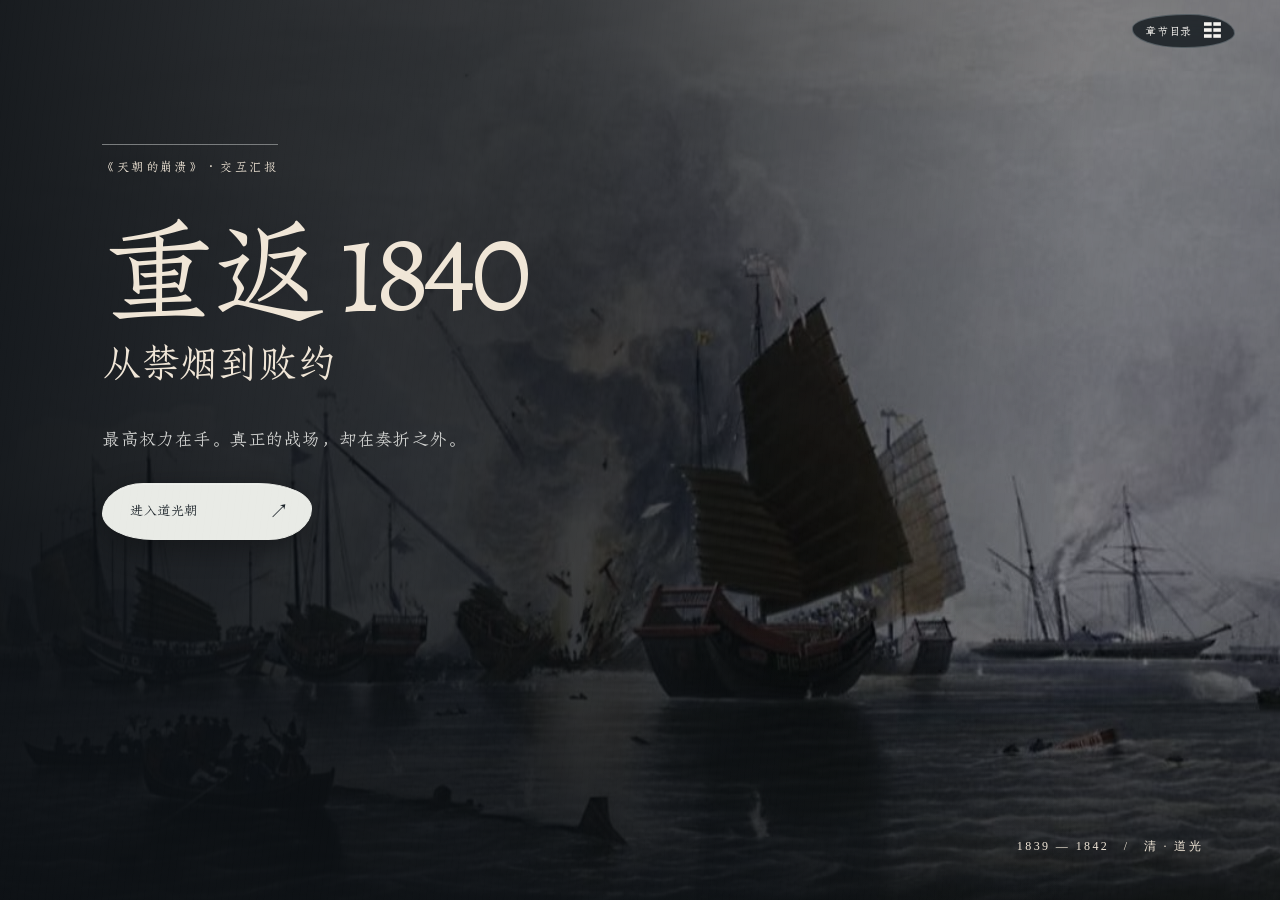
<file: index.html>
<!DOCTYPE html><html lang="zh-CN"><head><meta charSet="utf-8"/><meta name="viewport" content="width=device-width, initial-scale=1"/><link rel="preload" as="image" href="/images/part1-naval.png"/><link rel="stylesheet" href="/_next/static/chunks/2p3utajwg3jeu.css" data-precedence="next"/><link rel="stylesheet" href="/_next/static/chunks/3qyb3kny3dyyf.css" data-precedence="next"/><link rel="stylesheet" href="/_next/static/chunks/09nrk1m2cjbpq.css" data-precedence="next"/><link rel="preload" as="script" fetchPriority="low" href="/_next/static/chunks/3ol2me_0w2on1.js"/><script src="/_next/static/chunks/0ocwywm5712r8.js" async=""></script><script src="/_next/static/chunks/0jeh2gypwqyrl.js" async=""></script><script src="/_next/static/chunks/turbopack-3x9b_s_44p3fi.js" async=""></script><script src="/_next/static/chunks/0-4zpttn2a9wb.js" async=""></script><script src="/_next/static/chunks/1k83x1lpvy1hm.js" async=""></script><title>道光皇帝模拟器 · 从禁烟到战败之后</title><meta name="description" content="《天朝的崩溃》交互式读书汇报：从1839年的信息迷雾，到1842年长江战局、《南京条约》与战败后的学习困境。"/><meta name="codex-preview" content="development"/><link rel="icon" href="/images/part1-naval.png"/><script src="/_next/static/chunks/0cz1d0mv5g_q7.js" noModule=""></script></head><body class="antialiased"><div hidden=""><!--$--><!--/$--></div><main class="experience runway material stage-part1 "><div class="paper-grain" aria-hidden="true"></div><button class="film-index-trigger" aria-haspopup="dialog" aria-expanded="false"><span>章节目录</span><b>☷</b></button><section class="scene" aria-live="polite"><div class="part-one part-one-p0"><div class="p1-hero"><img src="/images/part1-naval.png" alt="Part 1 PPT 的海战绘画"/><div class="p1-hero-shade"></div><div class="p1-hero-copy"><span>《天朝的崩溃》 · 交互汇报</span><h1>重返 1840</h1><p>从禁烟到败约</p><div class="p1-hero-line">最高权力在手。真正的战场，却在奏折之外。</div><button class="film-button light">进入道光朝 <b>↗</b></button></div><span class="p1-edge">1839 — 1842　/　清 · 道光</span></div></div></section></main><!--$--><!--/$--><script src="/_next/static/chunks/3ol2me_0w2on1.js" id="_R_" async=""></script><script>(self.__next_f=self.__next_f||[]).push([0])</script><script>self.__next_f.push([1,"1:\"$Sreact.fragment\"\n2:I[96726,[\"/_next/static/chunks/0-4zpttn2a9wb.js\"],\"default\"]\n3:I[15914,[\"/_next/static/chunks/0-4zpttn2a9wb.js\"],\"default\"]\n4:I[30114,[\"/_next/static/chunks/0-4zpttn2a9wb.js\"],\"ClientPageRoot\"]\n5:I[31713,[\"/_next/static/chunks/0-4zpttn2a9wb.js\",\"/_next/static/chunks/1k83x1lpvy1hm.js\"],\"default\"]\n8:I[52800,[\"/_next/static/chunks/0-4zpttn2a9wb.js\"],\"OutletBoundary\"]\n9:\"$Sreact.suspense\"\nb:I[52800,[\"/_next/static/chunks/0-4zpttn2a9wb.js\"],\"ViewportBoundary\"]\nd:I[52800,[\"/_next/static/chunks/0-4zpttn2a9wb.js\"],\"MetadataBoundary\"]\nf:I[47276,[\"/_next/static/chunks/0-4zpttn2a9wb.js\"],\"default\",1]\n:HL[\"/_next/static/chunks/2p3utajwg3jeu.css\",\"style\"]\n:HL[\"/_next/static/chunks/3qyb3kny3dyyf.css\",\"style\"]\n:HL[\"/_next/static/chunks/09nrk1m2cjbpq.css\",\"style\"]\n0:{\"P\":null,\"c\":[\"\",\"\"],\"q\":\"\",\"i\":false,\"f\":[[[\"\",{\"children\":[\"__PAGE__\",{},\"$undefined\",\"$undefined\",4608]},\"$undefined\",\"$undefined\",4624],[[\"$\",\"$1\",\"c\",{\"children\":[[[\"$\",\"link\",\"0\",{\"rel\":\"stylesheet\",\"href\":\"/_next/static/chunks/2p3utajwg3jeu.css\",\"precedence\":\"next\",\"crossOrigin\":\"$undefined\",\"nonce\":\"$undefined\"}],[\"$\",\"link\",\"1\",{\"rel\":\"stylesheet\",\"href\":\"/_next/static/chunks/3qyb3kny3dyyf.css\",\"precedence\":\"next\",\"crossOrigin\":\"$undefined\",\"nonce\":\"$undefined\"}],[\"$\",\"script\",\"script-0\",{\"src\":\"/_next/static/chunks/0-4zpttn2a9wb.js\",\"async\":true,\"nonce\":\"$undefined\"}]],[\"$\",\"html\",null,{\"lang\":\"zh-CN\",\"children\":[\"$\",\"body\",null,{\"className\":\"antialiased\",\"children\":[\"$\",\"$L2\",null,{\"parallelRouterKey\":\"children\",\"error\":\"$undefined\",\"errorStyles\":\"$undefined\",\"errorScripts\":\"$undefined\",\"template\":[\"$\",\"$L3\",null,{}],\"templateStyles\":\"$undefined\",\"templateScripts\":\"$undefined\",\"notFound\":[[[\"$\",\"title\",null,{\"children\":\"404: This page could not be found.\"}],[\"$\",\"div\",null,{\"style\":{\"fontFamily\":\"system-ui,\\\"Segoe UI\\\",Roboto,Helvetica,Arial,sans-serif,\\\"Apple Color Emoji\\\",\\\"Segoe UI Emoji\\\"\",\"height\":\"100vh\",\"textAlign\":\"center\",\"display\":\"flex\",\"flexDirection\":\"column\",\"alignItems\":\"center\",\"justifyContent\":\"center\"},\"children\":[\"$\",\"div\",null,{\"children\":[[\"$\",\"style\",null,{\"dangerouslySetInnerHTML\":{\"__html\":\"body{color:#000;background:#fff;margin:0}.next-error-h1{border-right:1px solid rgba(0,0,0,.3)}@media (prefers-color-scheme:dark){body{color:#fff;background:#000}.next-error-h1{border-right:1px solid rgba(255,255,255,.3)}}\"}}],[\"$\",\"h1\",null,{\"className\":\"next-error-h1\",\"style\":{\"display\":\"inline-block\",\"margin\":\"0 20px 0 0\",\"padding\":\"0 23px 0 0\",\"fontSize\":24,\"fontWeight\":500,\"verticalAlign\":\"top\",\"lineHeight\":\"49px\"},\"children\":404}],[\"$\",\"div\",null,{\"style\":{\"display\":\"inline-block\"},\"children\":[\"$\",\"h2\",null,{\"style\":{\"fontSize\":14,\"fontWeight\":400,\"lineHeight\":\"49px\",\"margin\":0},\"children\":\"This page could not be found.\"}]}]]}]}]],[]],\"forbidden\":\"$undefined\",\"unauthorized\":\"$undefined\"}]}]}]]}],{\"children\":[[\"$\",\"$1\",\"c\",{\"children\":[[\"$\",\"$L4\",null,{\"Component\":\"$5\",\"serverProvidedParams\":{\"searchParams\":{},\"params\":{},\"promises\":[\"$@6\",\"$@7\"]}}],[[\"$\",\"link\",\"0\",{\"rel\":\"stylesheet\",\"href\":\"/_next/static/chunks/09nrk1m2cjbpq.css\",\"precedence\":\"next\",\"crossOrigin\":\"$undefined\",\"nonce\":\"$undefined\"}],[\"$\",\"script\",\"script-0\",{\"src\":\"/_next/static/chunks/1k83x1lpvy1hm.js\",\"async\":true,\"nonce\":\"$undefined\"}]],[\"$\",\"$L8\",null,{\"children\":[\"$\",\"$9\",null,{\"name\":\"Next.MetadataOutlet\",\"children\":\"$@a\"}]}]]}],{},null,false,null]},null,false,null],[\"$\",\"$1\",\"h\",{\"children\":[null,[\"$\",\"$Lb\",null,{\"children\":\"$Lc\"}],[\"$\",\"div\",null,{\"hidden\":true,\"children\":[\"$\",\"$Ld\",null,{\"children\":[\"$\",\"$9\",null,{\"name\":\"Next.Metadata\",\"children\":\"$Le\"}]}]}],null]}],false]],\"m\":\"$undefined\",\"G\":[\"$f\",[[\"$\",\"link\",\"0\",{\"rel\":\"stylesheet\",\"href\":\"/_next/static/chunks/2p3utajwg3jeu.css\",\"precedence\":\"next\",\"crossOrigin\":\"$undefined\",\"nonce\":\"$undefined\"}],[\"$\",\"link\",\"1\",{\"rel\":\"stylesheet\",\"href\":\"/_next/static/chunks/3qyb3kny3dyyf.css\",\"precedence\":\"next\",\"crossOrigin\":\"$undefined\",\"nonce\":\"$undefined\"}]]],\"S\":true,\"h\":null,\"r\":\"$undefined\",\"s\":\"$undefined\",\"a\":\"$undefined\",\"l\":\"$undefined\",\"p\":\"$undefined\",\"d\":\"$undefined\",\"b\":\"Y4ccHvxhUbOX-abONnBDt\"}\n6:{}\n7:\"$0:f:0:1:1:children:0:props:children:0:props:serverProvidedParams:params\"\nc:[[\"$\",\"meta\",\"0\",{\"charSet\":\"utf-8\"}],[\"$\",\"meta\",\"1\",{\"name\":\"viewport\",\"content\":\"width=device-width, initial-scale=1\"}]]\n10:I[85743,[\"/_next/static/chunks/0-4zpttn2a9wb.js\"],\"IconMark\"]\na:null\ne:[[\"$\",\"title\",\"0\",{\"children\":\"道光皇帝模拟器 · 从禁烟到战败之后\"}],[\"$\",\"meta\",\"1\",{\"name\":\"description\",\"content\":\"《天朝的崩溃》交互式读书汇报：从1839年的信息迷雾，到1842年长江战局、《南京条约》与战败后的学习困境。\"}],[\"$\",\"meta\",\"2\",{\"name\":\"codex-preview\",\"content\":\"development\"}],[\"$\",\"link\",\"3\",{\"rel\":\"icon\",\"href\":\"/images/part1-naval.png\"}],[\"$\",\"$L10\",\"4\",{}]]\n"])</script></body></html>
</file>
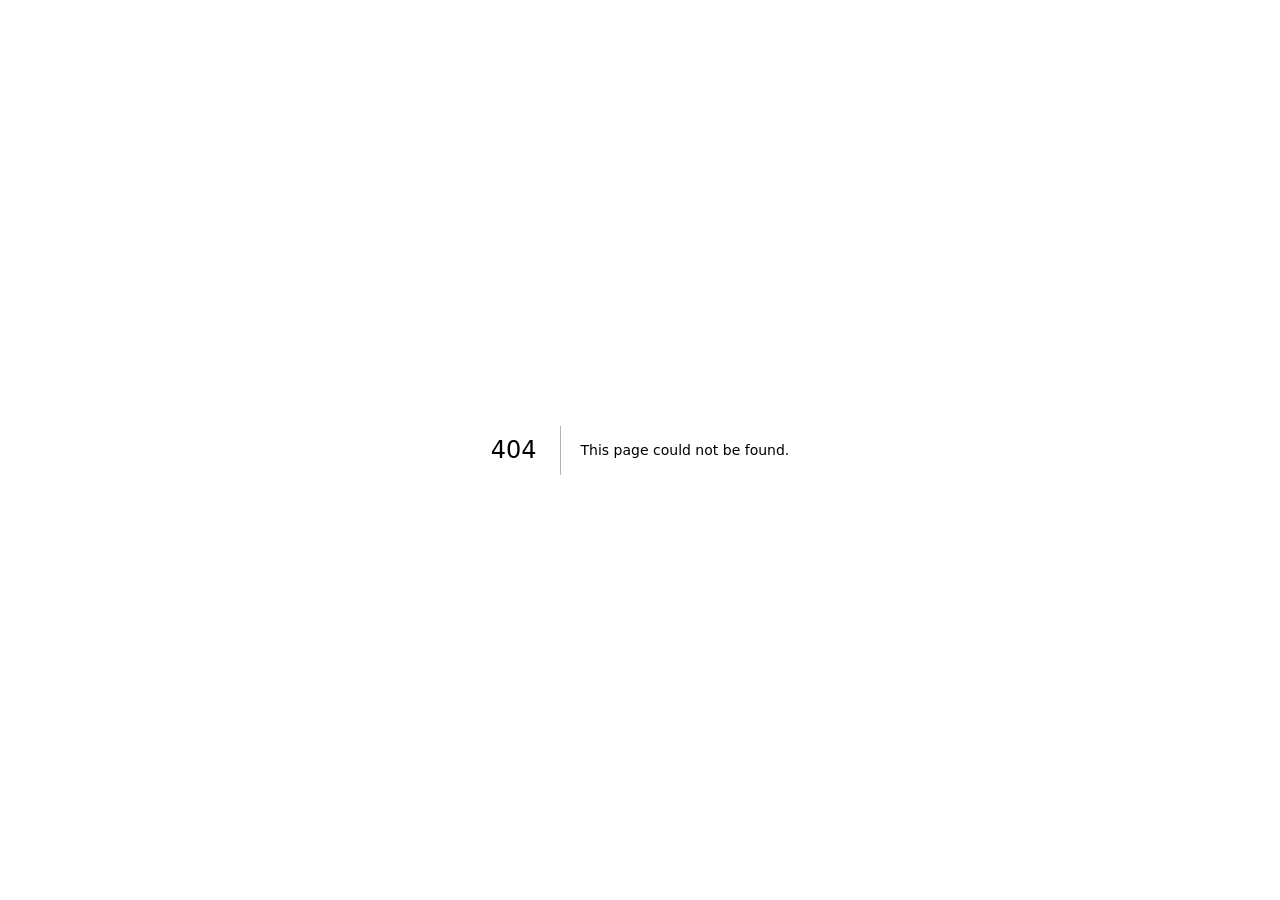
<file: 404/index.html>
<!DOCTYPE html><html lang="zh-CN"><head><meta charSet="utf-8"/><meta name="viewport" content="width=device-width, initial-scale=1"/><link rel="stylesheet" href="/_next/static/chunks/2p3utajwg3jeu.css" data-precedence="next"/><link rel="stylesheet" href="/_next/static/chunks/3qyb3kny3dyyf.css" data-precedence="next"/><link rel="preload" as="script" fetchPriority="low" href="/_next/static/chunks/3ol2me_0w2on1.js"/><script src="/_next/static/chunks/0ocwywm5712r8.js" async=""></script><script src="/_next/static/chunks/0jeh2gypwqyrl.js" async=""></script><script src="/_next/static/chunks/turbopack-3x9b_s_44p3fi.js" async=""></script><script src="/_next/static/chunks/0-4zpttn2a9wb.js" async=""></script><meta name="robots" content="noindex"/><title>道光皇帝模拟器 · 从禁烟到战败之后</title><meta name="description" content="《天朝的崩溃》交互式读书汇报：从1839年的信息迷雾，到1842年长江战局、《南京条约》与战败后的学习困境。"/><meta name="codex-preview" content="development"/><link rel="icon" href="/images/part1-naval.png"/><title>404: This page could not be found.</title><script src="/_next/static/chunks/0cz1d0mv5g_q7.js" noModule=""></script></head><body class="antialiased"><div hidden=""><!--$--><!--/$--></div><div style="font-family:system-ui,&quot;Segoe UI&quot;,Roboto,Helvetica,Arial,sans-serif,&quot;Apple Color Emoji&quot;,&quot;Segoe UI Emoji&quot;;height:100vh;text-align:center;display:flex;flex-direction:column;align-items:center;justify-content:center"><div><style>body{color:#000;background:#fff;margin:0}.next-error-h1{border-right:1px solid rgba(0,0,0,.3)}@media (prefers-color-scheme:dark){body{color:#fff;background:#000}.next-error-h1{border-right:1px solid rgba(255,255,255,.3)}}</style><h1 class="next-error-h1" style="display:inline-block;margin:0 20px 0 0;padding:0 23px 0 0;font-size:24px;font-weight:500;vertical-align:top;line-height:49px">404</h1><div style="display:inline-block"><h2 style="font-size:14px;font-weight:400;line-height:49px;margin:0">This page could not be found.</h2></div></div></div><!--$--><!--/$--><script src="/_next/static/chunks/3ol2me_0w2on1.js" id="_R_" async=""></script><script>(self.__next_f=self.__next_f||[]).push([0])</script><script>self.__next_f.push([1,"1:\"$Sreact.fragment\"\n2:I[96726,[\"/_next/static/chunks/0-4zpttn2a9wb.js\"],\"default\"]\n3:I[15914,[\"/_next/static/chunks/0-4zpttn2a9wb.js\"],\"default\"]\n4:I[52800,[\"/_next/static/chunks/0-4zpttn2a9wb.js\"],\"OutletBoundary\"]\n5:\"$Sreact.suspense\"\n8:I[52800,[\"/_next/static/chunks/0-4zpttn2a9wb.js\"],\"ViewportBoundary\"]\na:I[52800,[\"/_next/static/chunks/0-4zpttn2a9wb.js\"],\"MetadataBoundary\"]\nc:I[47276,[\"/_next/static/chunks/0-4zpttn2a9wb.js\"],\"default\",1]\n:HL[\"/_next/static/chunks/2p3utajwg3jeu.css\",\"style\"]\n:HL[\"/_next/static/chunks/3qyb3kny3dyyf.css\",\"style\"]\n7:X\n0:{\"P\":null,\"c\":[\"\",\"_not-found\",\"\"],\"q\":\"\",\"i\":false,\"f\":[[[\"\",{\"children\":[\"/_not-found\",{\"children\":[\"__PAGE__\",{},\"$undefined\",\"$undefined\",4608]},\"$undefined\",\"$undefined\",4608]},\"$undefined\",\"$undefined\",4624],[[\"$\",\"$1\",\"c\",{\"children\":[[[\"$\",\"link\",\"0\",{\"rel\":\"stylesheet\",\"href\":\"/_next/static/chunks/2p3utajwg3jeu.css\",\"precedence\":\"next\",\"crossOrigin\":\"$undefined\",\"nonce\":\"$undefined\"}],[\"$\",\"link\",\"1\",{\"rel\":\"stylesheet\",\"href\":\"/_next/static/chunks/3qyb3kny3dyyf.css\",\"precedence\":\"next\",\"crossOrigin\":\"$undefined\",\"nonce\":\"$undefined\"}],[\"$\",\"script\",\"script-0\",{\"src\":\"/_next/static/chunks/0-4zpttn2a9wb.js\",\"async\":true,\"nonce\":\"$undefined\"}]],[\"$\",\"html\",null,{\"lang\":\"zh-CN\",\"children\":[\"$\",\"body\",null,{\"className\":\"antialiased\",\"children\":[\"$\",\"$L2\",null,{\"parallelRouterKey\":\"children\",\"error\":\"$undefined\",\"errorStyles\":\"$undefined\",\"errorScripts\":\"$undefined\",\"template\":[\"$\",\"$L3\",null,{}],\"templateStyles\":\"$undefined\",\"templateScripts\":\"$undefined\",\"notFound\":[[[\"$\",\"title\",null,{\"children\":\"404: This page could not be found.\"}],[\"$\",\"div\",null,{\"style\":{\"fontFamily\":\"system-ui,\\\"Segoe UI\\\",Roboto,Helvetica,Arial,sans-serif,\\\"Apple Color Emoji\\\",\\\"Segoe UI Emoji\\\"\",\"height\":\"100vh\",\"textAlign\":\"center\",\"display\":\"flex\",\"flexDirection\":\"column\",\"alignItems\":\"center\",\"justifyContent\":\"center\"},\"children\":[\"$\",\"div\",null,{\"children\":[[\"$\",\"style\",null,{\"dangerouslySetInnerHTML\":{\"__html\":\"body{color:#000;background:#fff;margin:0}.next-error-h1{border-right:1px solid rgba(0,0,0,.3)}@media (prefers-color-scheme:dark){body{color:#fff;background:#000}.next-error-h1{border-right:1px solid rgba(255,255,255,.3)}}\"}}],[\"$\",\"h1\",null,{\"className\":\"next-error-h1\",\"style\":{\"display\":\"inline-block\",\"margin\":\"0 20px 0 0\",\"padding\":\"0 23px 0 0\",\"fontSize\":24,\"fontWeight\":500,\"verticalAlign\":\"top\",\"lineHeight\":\"49px\"},\"children\":404}],[\"$\",\"div\",null,{\"style\":{\"display\":\"inline-block\"},\"children\":[\"$\",\"h2\",null,{\"style\":{\"fontSize\":14,\"fontWeight\":400,\"lineHeight\":\"49px\",\"margin\":0},\"children\":\"This page could not be found.\"}]}]]}]}]],[]],\"forbidden\":\"$undefined\",\"unauthorized\":\"$undefined\"}]}]}]]}],{\"children\":[[\"$\",\"$1\",\"c\",{\"children\":[null,[\"$\",\"$L2\",null,{\"parallelRouterKey\":\"children\",\"error\":\"$undefined\",\"errorStyles\":\"$undefined\",\"errorScripts\":\"$undefined\",\"template\":[\"$\",\"$L3\",null,{}],\"templateStyles\":\"$undefined\",\"templateScripts\":\"$undefined\",\"notFound\":\"$undefined\",\"forbidden\":\"$undefined\",\"unauthorized\":\"$undefined\"}]]}],{\"children\":[[\"$\",\"$1\",\"c\",{\"children\":[[[\"$\",\"title\",null,{\"children\":\"404: This page could not be found.\"}],[\"$\",\"div\",null,{\"style\":\"$0:f:0:1:0:props:children:1:props:children:props:children:props:notFound:0:1:props:style\",\"children\":[\"$\",\"div\",null,{\"children\":[[\"$\",\"style\",null,{\"dangerouslySetInnerHTML\":{\"__html\":\"body{color:#000;background:#fff;margin:0}.next-error-h1{border-right:1px solid rgba(0,0,0,.3)}@media (prefers-color-scheme:dark){body{color:#fff;background:#000}.next-error-h1{border-right:1px solid rgba(255,255,255,.3)}}\"}}],[\"$\",\"h1\",null,{\"className\":\"next-error-h1\",\"style\":\"$0:f:0:1:0:props:children:1:props:children:props:children:props:notFound:0:1:props:children:props:children:1:props:style\",\"children\":404}],[\"$\",\"div\",null,{\"style\":\"$0:f:0:1:0:props:children:1:props:children:props:children:props:notFound:0:1:props:children:props:children:2:props:style\",\"children\":[\"$\",\"h2\",null,{\"style\":\"$0:f:0:1:0:props:children:1:props:children:props:children:props:notFound:0:1:props:children:props:children:2:props:children:props:style\",\"children\":\"This page could not be found.\"}]}]]}]}]],null,[\"$\",\"$L4\",null,{\"children\":[\"$\",\"$5\",null,{\"name\":\"Next.MetadataOutlet\",\"children\":\"$@6\"}]}]]}],{},null,false,null]},null,false,\"$7\"]},null,false,null],[\"$\",\"$1\",\"h\",{\"children\":[[\"$\",\"meta\",null,{\"name\":\"robots\",\"content\":\"noindex\"}],[\"$\",\"$L8\",null,{\"children\":\"$L9\"}],[\"$\",\"div\",null,{\"hidden\":true,\"children\":[\"$\",\"$La\",null,{\"children\":[\"$\",\"$5\",null,{\"name\":\"Next.Metadata\",\"children\":\"$Lb\"}]}]}],null]}],false]],\"m\":\"$undefined\",\"G\":[\"$c\",[[\"$\",\"link\",\"0\",{\"rel\":\"stylesheet\",\"href\":\"/_next/static/chunks/2p3utajwg3jeu.css\",\"precedence\":\"next\",\"crossOrigin\":\"$undefined\",\"nonce\":\"$undefined\"}],[\"$\",\"link\",\"1\",{\"rel\":\"stylesheet\",\"href\":\"/_next/static/chunks/3qyb3kny3dyyf.css\",\"precedence\":\"next\",\"crossOrigin\":\"$undefined\",\"nonce\":\"$undefined\"}]]],\"S\":true,\"h\":null,\"r\":\"$undefined\",\"s\":\"$undefined\",\"a\":\"$undefined\",\"l\":\"$undefined\",\"p\":\"$undefined\",\"d\":\"$undefined\",\"b\":\"Y4ccHvxhUbOX-abONnBDt\"}\n7:C\n9:[[\"$\",\"meta\",\"0\",{\"charSet\":\"utf-8\"}],[\"$\",\"meta\",\"1\",{\"name\":\"viewport\",\"content\":\"width=device-width, initial-scale=1\"}]]\nd:I[85743,[\"/_next/static/chunks/0-4zpttn2a9wb.js\"],\"IconMark\"]\n6:null\nb:[[\"$\",\"title\",\"0\",{\"children\":\"道光皇帝模拟器 · 从禁烟到战败之后\"}],[\"$\",\"meta\",\"1\",{\"name\":\"description\",\"content\":\"《天朝的崩溃》交互式读书汇报：从1839年的信息迷雾，到1842年长江战局、《南京条约》与战败后的学习困境。\"}],[\"$\",\"meta\",\"2\",{\"name\":\"codex-preview\",\"content\":\"development\"}],[\"$\",\"link\",\"3\",{\"rel\":\"icon\",\"href\":\"/images/part1-naval.png\"}],[\"$\",\"$Ld\",\"4\",{}]]\n"])</script></body></html>
</file>
<file: _next/static/chunks/2p3utajwg3jeu.css>
@layer properties{@supports (((-webkit-hyphens:none)) and (not (margin-trim:inline))) or ((-moz-orient:inline) and (not (color:rgb(from red r g b)))){*,:before,:after,::backdrop{--tw-translate-x:0;--tw-translate-y:0;--tw-translate-z:0;--tw-rotate-x:initial;--tw-rotate-y:initial;--tw-rotate-z:initial;--tw-skew-x:initial;--tw-skew-y:initial;--tw-scroll-snap-strictness:proximity;--tw-space-x-reverse:0;--tw-border-style:solid;--tw-leading:initial;--tw-font-weight:initial;--tw-tracking:initial;--tw-ordinal:initial;--tw-slashed-zero:initial;--tw-numeric-figure:initial;--tw-numeric-spacing:initial;--tw-numeric-fraction:initial;--tw-shadow:0 0 #0000;--tw-shadow-color:initial;--tw-shadow-alpha:100%;--tw-inset-shadow:0 0 #0000;--tw-inset-shadow-color:initial;--tw-inset-shadow-alpha:100%;--tw-ring-color:initial;--tw-ring-shadow:0 0 #0000;--tw-inset-ring-color:initial;--tw-inset-ring-shadow:0 0 #0000;--tw-ring-inset:initial;--tw-ring-offset-width:0px;--tw-ring-offset-color:#fff;--tw-ring-offset-shadow:0 0 #0000;--tw-outline-style:solid;--tw-duration:initial;--tw-ease:initial;--tw-content:"";--tw-scale-x:1;--tw-scale-y:1;--tw-scale-z:1}}}@layer theme{:root,:host{--font-sans:ui-sans-serif, system-ui, sans-serif, "Apple Color Emoji", "Segoe UI Emoji", "Segoe UI Symbol", "Noto Color Emoji";--font-mono:ui-monospace, SFMono-Regular, Menlo, Monaco, Consolas, "Liberation Mono", "Courier New", monospace;--color-black:#000;--color-white:#fff;--spacing:.25rem;--container-xs:20rem;--container-sm:24rem;--container-lg:32rem;--text-xs:.75rem;--text-xs--line-height:calc(1 / .75);--text-sm:.875rem;--text-sm--line-height:calc(1.25 / .875);--text-base:1rem;--text-base--line-height:calc(1.5 / 1);--text-lg:1.125rem;--text-lg--line-height:calc(1.75 / 1.125);--font-weight-normal:400;--font-weight-medium:500;--font-weight-semibold:600;--tracking-tight:-.025em;--tracking-widest:.1em;--leading-tight:1.25;--leading-snug:1.375;--leading-normal:1.5;--leading-relaxed:1.625;--radius-xs:.125rem;--radius-sm:.25rem;--radius-md:.375rem;--radius-lg:.5rem;--radius-xl:.75rem;--ease-in-out:cubic-bezier(.4, 0, .2, 1);--animate-spin:spin 1s linear infinite;--animate-pulse:pulse 2s cubic-bezier(.4, 0, .6, 1) infinite;--aspect-video:16 / 9;--default-transition-duration:.15s;--default-transition-timing-function:cubic-bezier(.4, 0, .2, 1);--default-font-family:var(--font-sans);--default-mono-font-family:var(--font-mono)}}@layer base{*,:after,:before,::backdrop{box-sizing:border-box;border:0 solid;margin:0;padding:0}::file-selector-button{box-sizing:border-box;border:0 solid;margin:0;padding:0}html,:host{-webkit-text-size-adjust:100%;tab-size:4;line-height:1.5;font-family:var(--default-font-family,ui-sans-serif, system-ui, sans-serif, "Apple Color Emoji", "Segoe UI Emoji", "Segoe UI Symbol", "Noto Color Emoji");font-feature-settings:var(--default-font-feature-settings,normal);font-variation-settings:var(--default-font-variation-settings,normal);-webkit-tap-highlight-color:transparent}hr{height:0;color:inherit;border-top-width:1px}abbr:where([title]){-webkit-text-decoration:underline dotted;text-decoration:underline dotted}h1,h2,h3,h4,h5,h6{font-size:inherit;font-weight:inherit}a{color:inherit;-webkit-text-decoration:inherit;-webkit-text-decoration:inherit;-webkit-text-decoration:inherit;-webkit-text-decoration:inherit;text-decoration:inherit}b,strong{font-weight:bolder}code,kbd,samp,pre{font-family:var(--default-mono-font-family,ui-monospace, SFMono-Regular, Menlo, Monaco, Consolas, "Liberation Mono", "Courier New", monospace);font-feature-settings:var(--default-mono-font-feature-settings,normal);font-variation-settings:var(--default-mono-font-variation-settings,normal);font-size:1em}small{font-size:80%}sub,sup{vertical-align:baseline;font-size:75%;line-height:0;position:relative}sub{bottom:-.25em}sup{top:-.5em}table{text-indent:0;border-color:inherit;border-collapse:collapse}:-moz-focusring{outline:auto}progress{vertical-align:baseline}summary{display:list-item}ol,ul,menu{list-style:none}img,svg,video,canvas,audio,iframe,embed,object{vertical-align:middle;display:block}img,video{max-width:100%;height:auto}button,input,select,optgroup,textarea{font:inherit;font-feature-settings:inherit;font-variation-settings:inherit;letter-spacing:inherit;color:inherit;opacity:1;background-color:#0000;border-radius:0}::file-selector-button{font:inherit;font-feature-settings:inherit;font-variation-settings:inherit;letter-spacing:inherit;color:inherit;opacity:1;background-color:#0000;border-radius:0}:where(select:is([multiple],[size])) optgroup{font-weight:bolder}:where(select:is([multiple],[size])) optgroup option{padding-inline-start:20px}::file-selector-button{margin-inline-end:4px}::placeholder{opacity:1}@supports (not ((-webkit-appearance:-apple-pay-button))) or (contain-intrinsic-size:1px){::placeholder{color:currentColor}@supports (color:color-mix(in lab, red, red)){::placeholder{color:color-mix(in oklab, currentcolor 50%, transparent)}}}textarea{resize:vertical}::-webkit-search-decoration{-webkit-appearance:none}::-webkit-date-and-time-value{min-height:1lh;text-align:inherit}::-webkit-datetime-edit{display:inline-flex}::-webkit-datetime-edit-fields-wrapper{padding:0}::-webkit-datetime-edit{padding-block:0}::-webkit-datetime-edit-year-field{padding-block:0}::-webkit-datetime-edit-month-field{padding-block:0}::-webkit-datetime-edit-day-field{padding-block:0}::-webkit-datetime-edit-hour-field{padding-block:0}::-webkit-datetime-edit-minute-field{padding-block:0}::-webkit-datetime-edit-second-field{padding-block:0}::-webkit-datetime-edit-millisecond-field{padding-block:0}::-webkit-datetime-edit-meridiem-field{padding-block:0}::-webkit-calendar-picker-indicator{line-height:1}:-moz-ui-invalid{box-shadow:none}button,input:where([type=button],[type=reset],[type=submit]){appearance:button}::file-selector-button{appearance:button}::-webkit-inner-spin-button{height:auto}::-webkit-outer-spin-button{height:auto}[hidden]:where(:not([hidden=until-found])){display:none!important}}@layer components;@layer utilities{.\@container\/card-header{container:card-header/inline-size}.\@container\/field-group{container:field-group/inline-size}.pointer-events-none{pointer-events:none}.invisible{visibility:hidden}.visible{visibility:visible}.sr-only{clip-path:inset(50%);white-space:nowrap;border-width:0;width:1px;height:1px;margin:-1px;padding:0;position:absolute;overflow:hidden}.absolute{position:absolute}.fixed{position:fixed}.relative{position:relative}.inset-0{inset:calc(var(--spacing) * 0)}.inset-x-0{inset-inline:calc(var(--spacing) * 0)}.inset-y-0{inset-block:calc(var(--spacing) * 0)}.inset-s-1\/2{inset-inline-start:50%}.start{inset-inline-start:var(--spacing)}.end{inset-inline-end:var(--spacing)}.-top-12{top:calc(var(--spacing) * -12)}.top-0{top:calc(var(--spacing) * 0)}.top-1\.5{top:calc(var(--spacing) * 1.5)}.top-1\/2{top:50%}.top-3\.5{top:calc(var(--spacing) * 3.5)}.top-4{top:calc(var(--spacing) * 4)}.top-\[1px\]{top:1px}.top-\[50\%\]{top:50%}.top-\[60\%\]{top:60%}.top-full{top:100%}.-right-12{right:calc(var(--spacing) * -12)}.right-0{right:calc(var(--spacing) * 0)}.right-1{right:calc(var(--spacing) * 1)}.right-2{right:calc(var(--spacing) * 2)}.right-3{right:calc(var(--spacing) * 3)}.right-3\.5{right:calc(var(--spacing) * 3.5)}.right-4{right:calc(var(--spacing) * 4)}.-bottom-12{bottom:calc(var(--spacing) * -12)}.bottom-0{bottom:calc(var(--spacing) * 0)}.-left-12{left:calc(var(--spacing) * -12)}.left-0{left:calc(var(--spacing) * 0)}.left-1\/2{left:50%}.left-2{left:calc(var(--spacing) * 2)}.left-3{left:calc(var(--spacing) * 3)}.left-\[50\%\]{left:50%}.isolate{isolation:isolate}.z-10{z-index:10}.z-20{z-index:20}.z-50{z-index:50}.z-\[1\]{z-index:1}.order-first{order:-9999}.order-last{order:9999}.col-start-2{grid-column-start:2}.row-span-2{grid-row:span 2/span 2}.row-start-1{grid-row-start:1}.m-0\!{margin:calc(var(--spacing) * 0)!important}.-mx-1{margin-inline:calc(var(--spacing) * -1)}.mx-2{margin-inline:calc(var(--spacing) * 2)}.mx-3\.5{margin-inline:calc(var(--spacing) * 3.5)}.mx-auto{margin-inline:auto}.-my-2{margin-block:calc(var(--spacing) * -2)}.my-0{margin-block:calc(var(--spacing) * 0)}.my-0\.5{margin-block:calc(var(--spacing) * .5)}.my-1{margin-block:calc(var(--spacing) * 1)}.-mt-4{margin-top:calc(var(--spacing) * -4)}.mt-0\.5{margin-top:calc(var(--spacing) * .5)}.mt-1\.5{margin-top:calc(var(--spacing) * 1.5)}.mt-2{margin-top:calc(var(--spacing) * 2)}.mt-4{margin-top:calc(var(--spacing) * 4)}.mt-auto{margin-top:auto}.mb-2{margin-bottom:calc(var(--spacing) * 2)}.mb-3{margin-bottom:calc(var(--spacing) * 3)}.-ml-1{margin-left:calc(var(--spacing) * -1)}.-ml-4{margin-left:calc(var(--spacing) * -4)}.ml-1{margin-left:calc(var(--spacing) * 1)}.ml-4{margin-left:calc(var(--spacing) * 4)}.ml-auto{margin-left:auto}.line-clamp-1{-webkit-line-clamp:1;-webkit-box-orient:vertical;display:-webkit-box;overflow:hidden}.line-clamp-2{-webkit-line-clamp:2;-webkit-box-orient:vertical;display:-webkit-box;overflow:hidden}.block{display:block}.flex{display:flex}.grid{display:grid}.hidden{display:none}.inline-flex{display:inline-flex}.table{display:table}.table-caption{display:table-caption}.table-cell{display:table-cell}.table-row{display:table-row}.field-sizing-content{field-sizing:content}.aspect-square{aspect-ratio:1}.aspect-video{aspect-ratio:var(--aspect-video)}.size-\(--cell-size\){width:var(--cell-size);height:var(--cell-size)}.size-2{width:calc(var(--spacing) * 2);height:calc(var(--spacing) * 2)}.size-2\.5{width:calc(var(--spacing) * 2.5);height:calc(var(--spacing) * 2.5)}.size-3{width:calc(var(--spacing) * 3);height:calc(var(--spacing) * 3)}.size-3\.5{width:calc(var(--spacing) * 3.5);height:calc(var(--spacing) * 3.5)}.size-4{width:calc(var(--spacing) * 4);height:calc(var(--spacing) * 4)}.size-6{width:calc(var(--spacing) * 6);height:calc(var(--spacing) * 6)}.size-7{width:calc(var(--spacing) * 7);height:calc(var(--spacing) * 7)}.size-8{width:calc(var(--spacing) * 8);height:calc(var(--spacing) * 8)}.size-9{width:calc(var(--spacing) * 9);height:calc(var(--spacing) * 9)}.size-10{width:calc(var(--spacing) * 10);height:calc(var(--spacing) * 10)}.size-16{width:calc(var(--spacing) * 16);height:calc(var(--spacing) * 16)}.size-auto{width:auto;height:auto}.size-full{width:100%;height:100%}.h-\(--cell-size\){height:var(--cell-size)}.h-1\.5{height:calc(var(--spacing) * 1.5)}.h-2{height:calc(var(--spacing) * 2)}.h-2\.5{height:calc(var(--spacing) * 2.5)}.h-4{height:calc(var(--spacing) * 4)}.h-5{height:calc(var(--spacing) * 5)}.h-6{height:calc(var(--spacing) * 6)}.h-7{height:calc(var(--spacing) * 7)}.h-8{height:calc(var(--spacing) * 8)}.h-9{height:calc(var(--spacing) * 9)}.h-10{height:calc(var(--spacing) * 10)}.h-12{height:calc(var(--spacing) * 12)}.h-\[calc\(--spacing\(5\.5\)\)\]{height:calc(calc(var(--spacing) * 5.5))}.h-\[calc\(100\%-1px\)\]{height:calc(100% - 1px)}.h-\[var\(--radix-navigation-menu-viewport-height\)\]{height:var(--radix-navigation-menu-viewport-height)}.h-\[var\(--radix-select-trigger-height\)\]{height:var(--radix-select-trigger-height)}.h-auto{height:auto}.h-full{height:100%}.h-max{height:max-content}.h-px{height:1px}.h-svh{height:100svh}.max-h-\(--radix-context-menu-content-available-height\){max-height:var(--radix-context-menu-content-available-height)}.max-h-\(--radix-dropdown-menu-content-available-height\){max-height:var(--radix-dropdown-menu-content-available-height)}.max-h-\(--radix-select-content-available-height\){max-height:var(--radix-select-content-available-height)}.max-h-96{max-height:calc(var(--spacing) * 96)}.max-h-\[300px\]{max-height:300px}.max-h-\[min\(calc\(--spacing\(96\)---spacing\(9\)\)\,calc\(var\(--available-height\)---spacing\(9\)\)\)\]{max-height:min(calc(calc(var(--spacing) * 96) - calc(var(--spacing) * 9)), calc(var(--available-height) - calc(var(--spacing) * 9)))}.min-h-0{min-height:calc(var(--spacing) * 0)}.min-h-4{min-height:calc(var(--spacing) * 4)}.min-h-9{min-height:calc(var(--spacing) * 9)}.min-h-16{min-height:calc(var(--spacing) * 16)}.min-h-full{min-height:100%}.min-h-svh{min-height:100svh}.w-\(--anchor-width\){width:var(--anchor-width)}.w-\(--cell-size\){width:var(--cell-size)}.w-\(--sidebar-width\){width:var(--sidebar-width)}.w-0{width:calc(var(--spacing) * 0)}.w-1{width:calc(var(--spacing) * 1)}.w-2{width:calc(var(--spacing) * 2)}.w-2\.5{width:calc(var(--spacing) * 2.5)}.w-3{width:calc(var(--spacing) * 3)}.w-3\/4{width:75%}.w-4{width:calc(var(--spacing) * 4)}.w-5{width:calc(var(--spacing) * 5)}.w-9{width:calc(var(--spacing) * 9)}.w-10{width:calc(var(--spacing) * 10)}.w-24{width:calc(var(--spacing) * 24)}.w-64{width:calc(var(--spacing) * 64)}.w-72{width:calc(var(--spacing) * 72)}.w-\[100px\]{width:100px}.w-auto{width:auto}.w-fit{width:fit-content}.w-full{width:100%}.w-max{width:max-content}.w-px{width:1px}.max-w-\(--available-width\){max-width:var(--available-width)}.max-w-\(--skeleton-width\){max-width:var(--skeleton-width)}.max-w-\[80\%\]{max-width:80%}.max-w-\[calc\(100\%-2rem\)\]{max-width:calc(100% - 2rem)}.max-w-full{max-width:100%}.max-w-max{max-width:max-content}.max-w-sm{max-width:var(--container-sm)}.min-w-\(--cell-size\){min-width:var(--cell-size)}.min-w-0{min-width:calc(var(--spacing) * 0)}.min-w-5{min-width:calc(var(--spacing) * 5)}.min-w-8{min-width:calc(var(--spacing) * 8)}.min-w-9{min-width:calc(var(--spacing) * 9)}.min-w-10{min-width:calc(var(--spacing) * 10)}.min-w-16{min-width:calc(var(--spacing) * 16)}.min-w-40{min-width:calc(var(--spacing) * 40)}.min-w-\[8rem\]{min-width:8rem}.min-w-\[12rem\]{min-width:12rem}.min-w-\[calc\(var\(--anchor-width\)\+--spacing\(7\)\)\]{min-width:calc(var(--anchor-width) + calc(var(--spacing) * 7))}.min-w-\[var\(--radix-select-trigger-width\)\]{min-width:var(--radix-select-trigger-width)}.flex-1{flex:1}.shrink-0{flex-shrink:0}.grow{flex-grow:1}.grow-0{flex-grow:0}.basis-full{flex-basis:100%}.caption-bottom{caption-side:bottom}.border-collapse{border-collapse:collapse}.origin-\(--radix-context-menu-content-transform-origin\){transform-origin:var(--radix-context-menu-content-transform-origin)}.origin-\(--radix-dropdown-menu-content-transform-origin\){transform-origin:var(--radix-dropdown-menu-content-transform-origin)}.origin-\(--radix-hover-card-content-transform-origin\){transform-origin:var(--radix-hover-card-content-transform-origin)}.origin-\(--radix-menubar-content-transform-origin\){transform-origin:var(--radix-menubar-content-transform-origin)}.origin-\(--radix-popover-content-transform-origin\){transform-origin:var(--radix-popover-content-transform-origin)}.origin-\(--radix-select-content-transform-origin\){transform-origin:var(--radix-select-content-transform-origin)}.origin-\(--radix-tooltip-content-transform-origin\){transform-origin:var(--radix-tooltip-content-transform-origin)}.origin-\(--transform-origin\){transform-origin:var(--transform-origin)}.-translate-x-1\/2{--tw-translate-x:calc(calc(1 / 2 * 100%) * -1);translate:var(--tw-translate-x) var(--tw-translate-y)}.-translate-x-px{--tw-translate-x:-1px;translate:var(--tw-translate-x) var(--tw-translate-y)}.translate-x-\[-50\%\]{--tw-translate-x:-50%;translate:var(--tw-translate-x) var(--tw-translate-y)}.translate-x-px{--tw-translate-x:1px;translate:var(--tw-translate-x) var(--tw-translate-y)}.-translate-y-1\/2{--tw-translate-y:calc(calc(1 / 2 * 100%) * -1);translate:var(--tw-translate-x) var(--tw-translate-y)}.-translate-y-3\/4{--tw-translate-y:calc(calc(3 / 4 * 100%) * -1);translate:var(--tw-translate-x) var(--tw-translate-y)}.translate-y-0\.5{--tw-translate-y:calc(var(--spacing) * .5);translate:var(--tw-translate-x) var(--tw-translate-y)}.translate-y-3\/4{--tw-translate-y:calc(3 / 4 * 100%);translate:var(--tw-translate-x) var(--tw-translate-y)}.translate-y-\[-50\%\]{--tw-translate-y:-50%;translate:var(--tw-translate-x) var(--tw-translate-y)}.translate-y-\[calc\(-50\%_-_2px\)\]{--tw-translate-y:calc(-50% - 2px);translate:var(--tw-translate-x) var(--tw-translate-y)}.rotate-45{rotate:45deg}.rotate-90{rotate:90deg}.transform{transform:var(--tw-rotate-x,) var(--tw-rotate-y,) var(--tw-rotate-z,) var(--tw-skew-x,) var(--tw-skew-y,)}.animate-pulse{animation:var(--animate-pulse)}.animate-spin{animation:var(--animate-spin)}.cursor-default{cursor:default}.cursor-text{cursor:text}.touch-none{touch-action:none}.resize-none{resize:none}.snap-x{scroll-snap-type:x var(--tw-scroll-snap-strictness)}.snap-mandatory{--tw-scroll-snap-strictness:mandatory}.scroll-my-1{scroll-margin-block:calc(var(--spacing) * 1)}.scroll-px-1{scroll-padding-inline:calc(var(--spacing) * 1)}.scroll-py-1{scroll-padding-block:calc(var(--spacing) * 1)}.list-disc{list-style-type:disc}.list-none{list-style-type:none}.appearance-none{appearance:none}.auto-rows-min{grid-auto-rows:min-content}.grid-cols-\[0_1fr\]{grid-template-columns:0 1fr}.grid-rows-\[auto_1fr\]{grid-template-rows:auto 1fr}.grid-rows-\[auto_auto\]{grid-template-rows:auto auto}.flex-col{flex-direction:column}.flex-col-reverse{flex-direction:column-reverse}.flex-row{flex-direction:row}.flex-wrap{flex-wrap:wrap}.place-content-center{place-content:center}.place-items-center{place-items:center}.items-center{align-items:center}.items-end{align-items:flex-end}.items-start{align-items:flex-start}.items-stretch{align-items:stretch}.justify-between{justify-content:space-between}.justify-center{justify-content:center}.justify-start{justify-content:flex-start}.justify-items-start{justify-items:start}.gap-0\.5{gap:calc(var(--spacing) * .5)}.gap-1{gap:calc(var(--spacing) * 1)}.gap-1\.5{gap:calc(var(--spacing) * 1.5)}.gap-2{gap:calc(var(--spacing) * 2)}.gap-2\.5{gap:calc(var(--spacing) * 2.5)}.gap-3{gap:calc(var(--spacing) * 3)}.gap-4{gap:calc(var(--spacing) * 4)}.gap-6{gap:calc(var(--spacing) * 6)}.gap-7{gap:calc(var(--spacing) * 7)}.gap-8{gap:calc(var(--spacing) * 8)}.gap-\[--spacing\(var\(--gap\)\)\]{gap:calc(var(--spacing) * var(--gap))}:where(.-space-x-2>:not(:last-child)){--tw-space-x-reverse:0;margin-inline-start:calc(calc(var(--spacing) * -2) * var(--tw-space-x-reverse));margin-inline-end:calc(calc(var(--spacing) * -2) * calc(1 - var(--tw-space-x-reverse)))}.gap-y-0\.5{row-gap:calc(var(--spacing) * .5)}.self-end{align-self:flex-end}.self-start{align-self:flex-start}.self-stretch{align-self:stretch}.justify-self-end{justify-self:flex-end}.truncate{text-overflow:ellipsis;white-space:nowrap;overflow:hidden}.overflow-auto{overflow:auto}.overflow-hidden{overflow:hidden}.overflow-x-auto{overflow-x:auto}.overflow-x-hidden{overflow-x:hidden}.overflow-y-auto{overflow-y:auto}.overscroll-contain{overscroll-behavior:contain}.overscroll-x-contain{overscroll-behavior-x:contain}.rounded-\[2px\]{border-radius:2px}.rounded-\[4px\]{border-radius:4px}.rounded-\[calc\(var\(--radius\)-5px\)\]{border-radius:calc(var(--radius) - 5px)}.rounded-\[inherit\]{border-radius:inherit}.rounded-full{border-radius:3.40282e38px}.rounded-lg{border-radius:var(--radius-lg)}.rounded-md{border-radius:var(--radius-md)}.rounded-none{border-radius:0}.rounded-sm{border-radius:var(--radius-sm)}.rounded-xl{border-radius:var(--radius-xl)}.rounded-xs{border-radius:var(--radius-xs)}.rounded-l-md{border-top-left-radius:var(--radius-md);border-bottom-left-radius:var(--radius-md)}.rounded-tl-sm{border-top-left-radius:var(--radius-sm)}.rounded-r-md{border-top-right-radius:var(--radius-md);border-bottom-right-radius:var(--radius-md)}.border{border-style:var(--tw-border-style);border-width:1px}.border-0{border-style:var(--tw-border-style);border-width:0}.border-\[1\.5px\]{border-style:var(--tw-border-style);border-width:1.5px}.border-y{border-block-style:var(--tw-border-style);border-block-width:1px}.border-t{border-top-style:var(--tw-border-style);border-top-width:1px}.border-r{border-right-style:var(--tw-border-style);border-right-width:1px}.border-b{border-bottom-style:var(--tw-border-style);border-bottom-width:1px}.border-l{border-left-style:var(--tw-border-style);border-left-width:1px}.border-dashed{--tw-border-style:dashed;border-style:dashed}.border-none{--tw-border-style:none;border-style:none}.border-\(--color-border\){border-color:var(--color-border)}.border-transparent{border-color:#0000}.border-t-transparent{border-top-color:#0000}.border-l-transparent{border-left-color:#0000}.bg-\(--color-bg\){background-color:var(--color-bg)}.bg-\[Canvas\]{background-color:canvas}.bg-black\/50{background-color:#00000080}@supports (color:color-mix(in lab, red, red)){.bg-black\/50{background-color:color-mix(in oklab, var(--color-black) 50%, transparent)}}.bg-transparent{background-color:#0000}.bg-white{background-color:var(--color-white)}.bg-clip-padding{background-clip:padding-box}.fill-current{fill:currentColor}.p-0{padding:calc(var(--spacing) * 0)}.p-1{padding:calc(var(--spacing) * 1)}.p-2{padding:calc(var(--spacing) * 2)}.p-3{padding:calc(var(--spacing) * 3)}.p-4{padding:calc(var(--spacing) * 4)}.p-6{padding:calc(var(--spacing) * 6)}.p-\[3px\]{padding:3px}.p-px{padding:1px}.px-\(--cell-size\){padding-inline:var(--cell-size)}.px-1{padding-inline:calc(var(--spacing) * 1)}.px-1\.5{padding-inline:calc(var(--spacing) * 1.5)}.px-2{padding-inline:calc(var(--spacing) * 2)}.px-2\.5{padding-inline:calc(var(--spacing) * 2.5)}.px-3{padding-inline:calc(var(--spacing) * 3)}.px-4{padding-inline:calc(var(--spacing) * 4)}.px-6{padding-inline:calc(var(--spacing) * 6)}.py-0\.5{padding-block:calc(var(--spacing) * .5)}.py-1{padding-block:calc(var(--spacing) * 1)}.py-1\.5{padding-block:calc(var(--spacing) * 1.5)}.py-2{padding-block:calc(var(--spacing) * 2)}.py-3{padding-block:calc(var(--spacing) * 3)}.py-4{padding-block:calc(var(--spacing) * 4)}.py-6{padding-block:calc(var(--spacing) * 6)}.pt-0{padding-top:calc(var(--spacing) * 0)}.pt-3{padding-top:calc(var(--spacing) * 3)}.pt-4{padding-top:calc(var(--spacing) * 4)}.pr-1{padding-right:calc(var(--spacing) * 1)}.pr-2{padding-right:calc(var(--spacing) * 2)}.pr-2\.5{padding-right:calc(var(--spacing) * 2.5)}.pr-3{padding-right:calc(var(--spacing) * 3)}.pr-8{padding-right:calc(var(--spacing) * 8)}.pr-9{padding-right:calc(var(--spacing) * 9)}.pb-2{padding-bottom:calc(var(--spacing) * 2)}.pb-3{padding-bottom:calc(var(--spacing) * 3)}.pb-4{padding-bottom:calc(var(--spacing) * 4)}.pl-2{padding-left:calc(var(--spacing) * 2)}.pl-3{padding-left:calc(var(--spacing) * 3)}.pl-4{padding-left:calc(var(--spacing) * 4)}.pl-8{padding-left:calc(var(--spacing) * 8)}.text-center{text-align:center}.text-left{text-align:left}.align-middle{vertical-align:middle}.font-mono{font-family:var(--font-mono)}.font-sans{font-family:var(--font-sans)}.text-base{font-size:var(--text-base);line-height:var(--tw-leading,var(--text-base--line-height))}.text-lg{font-size:var(--text-lg);line-height:var(--tw-leading,var(--text-lg--line-height))}.text-sm{font-size:var(--text-sm);line-height:var(--tw-leading,var(--text-sm--line-height))}.text-sm\/relaxed{font-size:var(--text-sm);line-height:var(--leading-relaxed)}.text-xs{font-size:var(--text-xs);line-height:var(--tw-leading,var(--text-xs--line-height))}.text-\[0\.8rem\]{font-size:.8rem}.leading-none{--tw-leading:1;line-height:1}.leading-normal{--tw-leading:var(--leading-normal);line-height:var(--leading-normal)}.leading-relaxed{--tw-leading:var(--leading-relaxed);line-height:var(--leading-relaxed)}.leading-snug{--tw-leading:var(--leading-snug);line-height:var(--leading-snug)}.leading-tight{--tw-leading:var(--leading-tight);line-height:var(--leading-tight)}.font-medium{--tw-font-weight:var(--font-weight-medium);font-weight:var(--font-weight-medium)}.font-normal{--tw-font-weight:var(--font-weight-normal);font-weight:var(--font-weight-normal)}.font-semibold{--tw-font-weight:var(--font-weight-semibold);font-weight:var(--font-weight-semibold)}.tracking-tight{--tw-tracking:var(--tracking-tight);letter-spacing:var(--tracking-tight)}.tracking-widest{--tw-tracking:var(--tracking-widest);letter-spacing:var(--tracking-widest)}.text-balance{text-wrap:balance}.break-words,.wrap-break-word{overflow-wrap:break-word}.whitespace-nowrap{white-space:nowrap}.text-\[CanvasText\]{color:canvastext}.text-current{color:currentColor}.text-white{color:var(--color-white)}.tabular-nums{--tw-numeric-spacing:tabular-nums;font-variant-numeric:var(--tw-ordinal,) var(--tw-slashed-zero,) var(--tw-numeric-figure,) var(--tw-numeric-spacing,) var(--tw-numeric-fraction,)}.underline-offset-4{text-underline-offset:4px}.antialiased{-webkit-font-smoothing:antialiased;-moz-osx-font-smoothing:grayscale}.opacity-0{opacity:0}.opacity-50{opacity:.5}.opacity-60{opacity:.6}.opacity-70{opacity:.7}.shadow{--tw-shadow:0 1px 3px 0 var(--tw-shadow-color,#0000001a), 0 1px 2px -1px var(--tw-shadow-color,#0000001a);box-shadow:var(--tw-inset-shadow), var(--tw-inset-ring-shadow), var(--tw-ring-offset-shadow), var(--tw-ring-shadow), var(--tw-shadow)}.shadow-\[0_0_0_1px_var\(--sidebar-border\)\]{--tw-shadow:0 0 0 1px var(--tw-shadow-color,var(--sidebar-border));box-shadow:var(--tw-inset-shadow), var(--tw-inset-ring-shadow), var(--tw-ring-offset-shadow), var(--tw-ring-shadow), var(--tw-shadow)}.shadow-lg{--tw-shadow:0 10px 15px -3px var(--tw-shadow-color,#0000001a), 0 4px 6px -4px var(--tw-shadow-color,#0000001a);box-shadow:var(--tw-inset-shadow), var(--tw-inset-ring-shadow), var(--tw-ring-offset-shadow), var(--tw-ring-shadow), var(--tw-shadow)}.shadow-md{--tw-shadow:0 4px 6px -1px var(--tw-shadow-color,#0000001a), 0 2px 4px -2px var(--tw-shadow-color,#0000001a);box-shadow:var(--tw-inset-shadow), var(--tw-inset-ring-shadow), var(--tw-ring-offset-shadow), var(--tw-ring-shadow), var(--tw-shadow)}.shadow-none{--tw-shadow:0 0 #0000;box-shadow:var(--tw-inset-shadow), var(--tw-inset-ring-shadow), var(--tw-ring-offset-shadow), var(--tw-ring-shadow), var(--tw-shadow)}.shadow-sm{--tw-shadow:0 1px 3px 0 var(--tw-shadow-color,#0000001a), 0 1px 2px -1px var(--tw-shadow-color,#0000001a);box-shadow:var(--tw-inset-shadow), var(--tw-inset-ring-shadow), var(--tw-ring-offset-shadow), var(--tw-ring-shadow), var(--tw-shadow)}.shadow-xl{--tw-shadow:0 20px 25px -5px var(--tw-shadow-color,#0000001a), 0 8px 10px -6px var(--tw-shadow-color,#0000001a);box-shadow:var(--tw-inset-shadow), var(--tw-inset-ring-shadow), var(--tw-ring-offset-shadow), var(--tw-ring-shadow), var(--tw-shadow)}.shadow-xs{--tw-shadow:0 1px 2px 0 var(--tw-shadow-color,#0000000d);box-shadow:var(--tw-inset-shadow), var(--tw-inset-ring-shadow), var(--tw-ring-offset-shadow), var(--tw-ring-shadow), var(--tw-shadow)}.ring-0{--tw-ring-shadow:var(--tw-ring-inset,) 0 0 0 calc(0px + var(--tw-ring-offset-width)) var(--tw-ring-color,currentcolor);box-shadow:var(--tw-inset-shadow), var(--tw-inset-ring-shadow), var(--tw-ring-offset-shadow), var(--tw-ring-shadow), var(--tw-shadow)}.ring-1{--tw-ring-shadow:var(--tw-ring-inset,) 0 0 0 calc(1px + var(--tw-ring-offset-width)) var(--tw-ring-color,currentcolor);box-shadow:var(--tw-inset-shadow), var(--tw-inset-ring-shadow), var(--tw-ring-offset-shadow), var(--tw-ring-shadow), var(--tw-shadow)}.ring-2{--tw-ring-shadow:var(--tw-ring-inset,) 0 0 0 calc(2px + var(--tw-ring-offset-width)) var(--tw-ring-color,currentcolor);box-shadow:var(--tw-inset-shadow), var(--tw-inset-ring-shadow), var(--tw-ring-offset-shadow), var(--tw-ring-shadow), var(--tw-shadow)}.ring-3{--tw-ring-shadow:var(--tw-ring-inset,) 0 0 0 calc(3px + var(--tw-ring-offset-width)) var(--tw-ring-color,currentcolor);box-shadow:var(--tw-inset-shadow), var(--tw-inset-ring-shadow), var(--tw-ring-offset-shadow), var(--tw-ring-shadow), var(--tw-shadow)}.outline-hidden{--tw-outline-style:none;outline-style:none}@media (forced-colors:active){.outline-hidden{outline-offset:2px;outline:2px solid #0000}}.outline{outline-style:var(--tw-outline-style);outline-width:1px}.transition{transition-property:color,background-color,border-color,outline-color,text-decoration-color,fill,stroke,--tw-gradient-from,--tw-gradient-via,--tw-gradient-to,opacity,box-shadow,transform,translate,scale,rotate,filter,-webkit-backdrop-filter,backdrop-filter,display,content-visibility,overlay,pointer-events;transition-timing-function:var(--tw-ease,var(--default-transition-timing-function));transition-duration:var(--tw-duration,var(--default-transition-duration))}.transition-\[color\,box-shadow\]{transition-property:color,box-shadow;transition-timing-function:var(--tw-ease,var(--default-transition-timing-function));transition-duration:var(--tw-duration,var(--default-transition-duration))}.transition-\[left\,right\,width\]{transition-property:left,right,width;transition-timing-function:var(--tw-ease,var(--default-transition-timing-function));transition-duration:var(--tw-duration,var(--default-transition-duration))}.transition-\[margin\,opacity\]{transition-property:margin,opacity;transition-timing-function:var(--tw-ease,var(--default-transition-timing-function));transition-duration:var(--tw-duration,var(--default-transition-duration))}.transition-\[translate\,scale\,opacity\]{transition-property:translate,scale,opacity;transition-timing-function:var(--tw-ease,var(--default-transition-timing-function));transition-duration:var(--tw-duration,var(--default-transition-duration))}.transition-\[width\,height\,padding\]{transition-property:width,height,padding;transition-timing-function:var(--tw-ease,var(--default-transition-timing-function));transition-duration:var(--tw-duration,var(--default-transition-duration))}.transition-\[width\]{transition-property:width;transition-timing-function:var(--tw-ease,var(--default-transition-timing-function));transition-duration:var(--tw-duration,var(--default-transition-duration))}.transition-all{transition-property:all;transition-timing-function:var(--tw-ease,var(--default-transition-timing-function));transition-duration:var(--tw-duration,var(--default-transition-duration))}.transition-colors{transition-property:color,background-color,border-color,outline-color,text-decoration-color,fill,stroke,--tw-gradient-from,--tw-gradient-via,--tw-gradient-to;transition-timing-function:var(--tw-ease,var(--default-transition-timing-function));transition-duration:var(--tw-duration,var(--default-transition-duration))}.transition-opacity{transition-property:opacity;transition-timing-function:var(--tw-ease,var(--default-transition-timing-function));transition-duration:var(--tw-duration,var(--default-transition-duration))}.transition-shadow{transition-property:box-shadow;transition-timing-function:var(--tw-ease,var(--default-transition-timing-function));transition-duration:var(--tw-duration,var(--default-transition-duration))}.transition-transform{transition-property:transform,translate,scale,rotate;transition-timing-function:var(--tw-ease,var(--default-transition-timing-function));transition-duration:var(--tw-duration,var(--default-transition-duration))}.transition-none{transition-property:none}.duration-100{--tw-duration:.1s;transition-duration:.1s}.duration-200{--tw-duration:.2s;transition-duration:.2s}.duration-300{--tw-duration:.3s;transition-duration:.3s}.duration-1000{--tw-duration:1s;transition-duration:1s}.ease-in-out{--tw-ease:var(--ease-in-out);transition-timing-function:var(--ease-in-out)}.ease-linear{--tw-ease:linear;transition-timing-function:linear}.contain-content{contain:content}.outline-none{--tw-outline-style:none;outline-style:none}.select-none{-webkit-user-select:none;user-select:none}.\[--cell-size\:--spacing\(8\)\]{--cell-size:calc(var(--spacing) * 8)}.\[contain-intrinsic-size\:auto_10rem\]{contain-intrinsic-size:auto 10rem}.\[content-visibility\:auto\]{content-visibility:auto}.group-focus-within\/menu-item\:opacity-100:is(:where(.group\/menu-item):focus-within *){opacity:1}@media (hover:hover){.group-hover\/menu-item\:opacity-100:is(:where(.group\/menu-item):hover *){opacity:1}}.group-has-data-\[sidebar\=menu-action\]\/menu-item\:pr-8:is(:where(.group\/menu-item):has([data-sidebar=menu-action]) *){padding-right:calc(var(--spacing) * 8)}.group-has-data-\[size\=lg\]\/avatar-group\:size-10:is(:where(.group\/avatar-group):has([data-size=lg]) *){width:calc(var(--spacing) * 10);height:calc(var(--spacing) * 10)}.group-has-data-\[size\=sm\]\/avatar-group\:size-6:is(:where(.group\/avatar-group):has([data-size=sm]) *){width:calc(var(--spacing) * 6);height:calc(var(--spacing) * 6)}.group-has-data-\[slot\=combobox-clear\]\/input-group\:hidden:is(:where(.group\/input-group):has([data-slot=combobox-clear]) *){display:none}.group-has-data-\[slot\=message-footer\]\/message\:-translate-y-8:is(:where(.group\/message):has([data-slot=message-footer]) *){--tw-translate-y:calc(var(--spacing) * -8);translate:var(--tw-translate-x) var(--tw-translate-y)}.group-has-data-\[variant\=ghost\]\/message\:px-0:is(:where(.group\/message):has([data-variant=ghost]) *){padding-inline:calc(var(--spacing) * 0)}.group-has-\[\[data-orientation\=horizontal\]\]\/field\:text-balance:is(:where(.group\/field):has([data-orientation=horizontal]) *){text-wrap:balance}.group-has-\[\[data-slot\=item-description\]\]\/item\:translate-y-0\.5:is(:where(.group\/item):has([data-slot=item-description]) *){--tw-translate-y:calc(var(--spacing) * .5);translate:var(--tw-translate-x) var(--tw-translate-y)}.group-has-\[\[data-slot\=item-description\]\]\/item\:self-start:is(:where(.group\/item):has([data-slot=item-description]) *){align-self:flex-start}.group-has-\[\>input\]\/input-group\:pt-2\.5:is(:where(.group\/input-group):has(>input) *){padding-top:calc(var(--spacing) * 2.5)}.group-has-\[\>input\]\/input-group\:pb-2\.5:is(:where(.group\/input-group):has(>input) *){padding-bottom:calc(var(--spacing) * 2.5)}.group-data-empty\/combobox-content\:flex:is(:where(.group\/combobox-content)[data-empty] *){display:flex}.group-data-\[align\=end\]\/bubble\:self-end:is(:where(.group\/bubble)[data-align=end] *){align-self:flex-end}.group-data-\[align\=end\]\/message\:justify-end:is(:where(.group\/message)[data-align=end] *){justify-content:flex-end}.group-data-\[align\=end\]\/message\:self-end:is(:where(.group\/message)[data-align=end] *){align-self:flex-end}.group-data-\[collapsible\=icon\]\:-mt-8:is(:where(.group)[data-collapsible=icon] *){margin-top:calc(var(--spacing) * -8)}.group-data-\[collapsible\=icon\]\:hidden:is(:where(.group)[data-collapsible=icon] *){display:none}.group-data-\[collapsible\=icon\]\:size-8\!:is(:where(.group)[data-collapsible=icon] *){width:calc(var(--spacing) * 8)!important;height:calc(var(--spacing) * 8)!important}.group-data-\[collapsible\=icon\]\:w-\(--sidebar-width-icon\):is(:where(.group)[data-collapsible=icon] *){width:var(--sidebar-width-icon)}.group-data-\[collapsible\=icon\]\:w-\[calc\(var\(--sidebar-width-icon\)\+\(--spacing\(4\)\)\)\]:is(:where(.group)[data-collapsible=icon] *){width:calc(var(--sidebar-width-icon) + (calc(var(--spacing) * 4)))}.group-data-\[collapsible\=icon\]\:w-\[calc\(var\(--sidebar-width-icon\)\+\(--spacing\(4\)\)\+2px\)\]:is(:where(.group)[data-collapsible=icon] *){width:calc(var(--sidebar-width-icon) + (calc(var(--spacing) * 4)) + 2px)}.group-data-\[collapsible\=icon\]\:overflow-hidden:is(:where(.group)[data-collapsible=icon] *){overflow:hidden}.group-data-\[collapsible\=icon\]\:p-0\!:is(:where(.group)[data-collapsible=icon] *){padding:calc(var(--spacing) * 0)!important}.group-data-\[collapsible\=icon\]\:p-2\!:is(:where(.group)[data-collapsible=icon] *){padding:calc(var(--spacing) * 2)!important}.group-data-\[collapsible\=icon\]\:opacity-0:is(:where(.group)[data-collapsible=icon] *){opacity:0}.group-data-\[collapsible\=offcanvas\]\:right-\[calc\(var\(--sidebar-width\)\*-1\)\]:is(:where(.group)[data-collapsible=offcanvas] *){right:calc(var(--sidebar-width) * -1)}.group-data-\[collapsible\=offcanvas\]\:left-\[calc\(var\(--sidebar-width\)\*-1\)\]:is(:where(.group)[data-collapsible=offcanvas] *){left:calc(var(--sidebar-width) * -1)}.group-data-\[collapsible\=offcanvas\]\:w-0:is(:where(.group)[data-collapsible=offcanvas] *){width:calc(var(--spacing) * 0)}.group-data-\[collapsible\=offcanvas\]\:translate-x-0:is(:where(.group)[data-collapsible=offcanvas] *){--tw-translate-x:calc(var(--spacing) * 0);translate:var(--tw-translate-x) var(--tw-translate-y)}.group-data-\[disabled\=true\]\:pointer-events-none:is(:where(.group)[data-disabled=true] *){pointer-events:none}.group-data-\[disabled\=true\]\:opacity-50:is(:where(.group)[data-disabled=true] *),.group-data-\[disabled\=true\]\/field\:opacity-50:is(:where(.group\/field)[data-disabled=true] *),.group-data-\[disabled\=true\]\/input-group\:opacity-50:is(:where(.group\/input-group)[data-disabled=true] *){opacity:.5}.group-data-\[focused\=true\]\/day\:relative:is(:where(.group\/day)[data-focused=true] *){position:relative}.group-data-\[focused\=true\]\/day\:z-10:is(:where(.group\/day)[data-focused=true] *){z-index:10}.group-data-\[focused\=true\]\/day\:ring-\[3px\]:is(:where(.group\/day)[data-focused=true] *){--tw-ring-shadow:var(--tw-ring-inset,) 0 0 0 calc(3px + var(--tw-ring-offset-width)) var(--tw-ring-color,currentcolor);box-shadow:var(--tw-inset-shadow), var(--tw-inset-ring-shadow), var(--tw-ring-offset-shadow), var(--tw-ring-shadow), var(--tw-shadow)}.group-data-\[orientation\=horizontal\]\/tabs\:h-9:is(:where(.group\/tabs)[data-orientation=horizontal] *){height:calc(var(--spacing) * 9)}.group-data-\[orientation\=vertical\]\/attachment\:absolute:is(:where(.group\/attachment)[data-orientation=vertical] *){position:absolute}.group-data-\[orientation\=vertical\]\/attachment\:top-3:is(:where(.group\/attachment)[data-orientation=vertical] *){top:calc(var(--spacing) * 3)}.group-data-\[orientation\=vertical\]\/attachment\:right-3:is(:where(.group\/attachment)[data-orientation=vertical] *){right:calc(var(--spacing) * 3)}.group-data-\[orientation\=vertical\]\/attachment\:w-full:is(:where(.group\/attachment)[data-orientation=vertical] *){width:100%}.group-data-\[orientation\=vertical\]\/attachment\:gap-1:is(:where(.group\/attachment)[data-orientation=vertical] *){gap:calc(var(--spacing) * 1)}.group-data-\[orientation\=vertical\]\/attachment\:px-1:is(:where(.group\/attachment)[data-orientation=vertical] *){padding-inline:calc(var(--spacing) * 1)}.group-data-\[orientation\=vertical\]\/tabs\:h-fit:is(:where(.group\/tabs)[data-orientation=vertical] *){height:fit-content}.group-data-\[orientation\=vertical\]\/tabs\:w-full:is(:where(.group\/tabs)[data-orientation=vertical] *){width:100%}.group-data-\[orientation\=vertical\]\/tabs\:flex-col:is(:where(.group\/tabs)[data-orientation=vertical] *){flex-direction:column}.group-data-\[orientation\=vertical\]\/tabs\:justify-start:is(:where(.group\/tabs)[data-orientation=vertical] *){justify-content:flex-start}.group-data-\[side\=left\]\:-right-4:is(:where(.group)[data-side=left] *){right:calc(var(--spacing) * -4)}.group-data-\[side\=left\]\:border-r:is(:where(.group)[data-side=left] *){border-right-style:var(--tw-border-style);border-right-width:1px}.group-data-\[side\=right\]\:left-0:is(:where(.group)[data-side=right] *){left:calc(var(--spacing) * 0)}.group-data-\[side\=right\]\:rotate-180:is(:where(.group)[data-side=right] *){rotate:180deg}.group-data-\[side\=right\]\:border-l:is(:where(.group)[data-side=right] *){border-left-style:var(--tw-border-style);border-left-width:1px}.group-data-\[size\=default\]\/avatar\:size-2\.5:is(:where(.group\/avatar)[data-size=default] *){width:calc(var(--spacing) * 2.5);height:calc(var(--spacing) * 2.5)}.group-data-\[size\=default\]\/switch\:size-4:is(:where(.group\/switch)[data-size=default] *){width:calc(var(--spacing) * 4);height:calc(var(--spacing) * 4)}.group-data-\[size\=lg\]\/avatar\:size-3:is(:where(.group\/avatar)[data-size=lg] *){width:calc(var(--spacing) * 3);height:calc(var(--spacing) * 3)}.group-data-\[size\=sm\]\/alert-dialog-content\:grid:is(:where(.group\/alert-dialog-content)[data-size=sm] *){display:grid}.group-data-\[size\=sm\]\/alert-dialog-content\:grid-cols-2:is(:where(.group\/alert-dialog-content)[data-size=sm] *){grid-template-columns:repeat(2,minmax(0,1fr))}.group-data-\[size\=sm\]\/attachment\:w-8:is(:where(.group\/attachment)[data-size=sm] *){width:calc(var(--spacing) * 8)}.group-data-\[size\=sm\]\/avatar\:size-2:is(:where(.group\/avatar)[data-size=sm] *){width:calc(var(--spacing) * 2);height:calc(var(--spacing) * 2)}.group-data-\[size\=sm\]\/avatar\:text-xs:is(:where(.group\/avatar)[data-size=sm] *){font-size:var(--text-xs);line-height:var(--tw-leading,var(--text-xs--line-height))}.group-data-\[size\=sm\]\/switch\:size-3:is(:where(.group\/switch)[data-size=sm] *){width:calc(var(--spacing) * 3);height:calc(var(--spacing) * 3)}.group-data-\[size\=xs\]\/attachment\:w-7:is(:where(.group\/attachment)[data-size=xs] *){width:calc(var(--spacing) * 7)}.group-data-\[size\=xs\]\/attachment\:rounded-md:is(:where(.group\/attachment)[data-size=xs] *){border-radius:var(--radius-md)}.group-data-\[state\=done\]\/attachment\:opacity-100:is(:where(.group\/attachment)[data-state=done] *),.group-data-\[state\=idle\]\/attachment\:opacity-100:is(:where(.group\/attachment)[data-state=idle] *){opacity:1}.group-data-\[state\=open\]\:rotate-180:is(:where(.group)[data-state=open] *){rotate:180deg}.group-data-\[variant\=floating\]\:rounded-lg:is(:where(.group)[data-variant=floating] *){border-radius:var(--radius-lg)}.group-data-\[variant\=floating\]\:border:is(:where(.group)[data-variant=floating] *){border-style:var(--tw-border-style);border-width:1px}.group-data-\[variant\=floating\]\:shadow-sm:is(:where(.group)[data-variant=floating] *){--tw-shadow:0 1px 3px 0 var(--tw-shadow-color,#0000001a), 0 1px 2px -1px var(--tw-shadow-color,#0000001a);box-shadow:var(--tw-inset-shadow), var(--tw-inset-ring-shadow), var(--tw-ring-offset-shadow), var(--tw-ring-shadow), var(--tw-shadow)}.group-data-\[variant\=line\]\/tabs-list\:bg-transparent:is(:where(.group\/tabs-list)[data-variant=line] *){background-color:#0000}.group-data-\[variant\=outline\]\/field-group\:-mb-2:is(:where(.group\/field-group)[data-variant=outline] *){margin-bottom:calc(var(--spacing) * -2)}.group-data-\[variant\=separator\]\/marker\:flex-none:is(:where(.group\/marker)[data-variant=separator] *){flex:none}.group-data-\[variant\=separator\]\/marker\:text-center:is(:where(.group\/marker)[data-variant=separator] *){text-align:center}.group-data-\[vaul-drawer-direction\=bottom\]\/drawer-content\:block:is(:where(.group\/drawer-content)[data-vaul-drawer-direction=bottom] *){display:block}.group-data-\[vaul-drawer-direction\=bottom\]\/drawer-content\:text-center:is(:where(.group\/drawer-content)[data-vaul-drawer-direction=bottom] *),.group-data-\[vaul-drawer-direction\=top\]\/drawer-content\:text-center:is(:where(.group\/drawer-content)[data-vaul-drawer-direction=top] *){text-align:center}.group-data-\[viewport\=false\]\/navigation-menu\:top-full:is(:where(.group\/navigation-menu)[data-viewport=false] *){top:100%}.group-data-\[viewport\=false\]\/navigation-menu\:mt-1\.5:is(:where(.group\/navigation-menu)[data-viewport=false] *){margin-top:calc(var(--spacing) * 1.5)}.group-data-\[viewport\=false\]\/navigation-menu\:overflow-hidden:is(:where(.group\/navigation-menu)[data-viewport=false] *){overflow:hidden}.group-data-\[viewport\=false\]\/navigation-menu\:rounded-md:is(:where(.group\/navigation-menu)[data-viewport=false] *){border-radius:var(--radius-md)}.group-data-\[viewport\=false\]\/navigation-menu\:border:is(:where(.group\/navigation-menu)[data-viewport=false] *){border-style:var(--tw-border-style);border-width:1px}.group-data-\[viewport\=false\]\/navigation-menu\:shadow:is(:where(.group\/navigation-menu)[data-viewport=false] *){--tw-shadow:0 1px 3px 0 var(--tw-shadow-color,#0000001a), 0 1px 2px -1px var(--tw-shadow-color,#0000001a);box-shadow:var(--tw-inset-shadow), var(--tw-inset-ring-shadow), var(--tw-ring-offset-shadow), var(--tw-ring-shadow), var(--tw-shadow)}.group-data-\[viewport\=false\]\/navigation-menu\:duration-200:is(:where(.group\/navigation-menu)[data-viewport=false] *){--tw-duration:.2s;transition-duration:.2s}.peer-disabled\:cursor-not-allowed:is(:where(.peer):disabled~*){cursor:not-allowed}.peer-disabled\:opacity-50:is(:where(.peer):disabled~*){opacity:.5}.peer-data-\[size\=default\]\/menu-button\:top-1\.5:is(:where(.peer\/menu-button)[data-size=default]~*){top:calc(var(--spacing) * 1.5)}.peer-data-\[size\=lg\]\/menu-button\:top-2\.5:is(:where(.peer\/menu-button)[data-size=lg]~*){top:calc(var(--spacing) * 2.5)}.peer-data-\[size\=sm\]\/menu-button\:top-1:is(:where(.peer\/menu-button)[data-size=sm]~*){top:calc(var(--spacing) * 1)}.file\:inline-flex::file-selector-button{display:inline-flex}.file\:h-7::file-selector-button{height:calc(var(--spacing) * 7)}.file\:border-0::file-selector-button{border-style:var(--tw-border-style);border-width:0}.file\:bg-transparent::file-selector-button{background-color:#0000}.file\:text-sm::file-selector-button{font-size:var(--text-sm);line-height:var(--tw-leading,var(--text-sm--line-height))}.file\:font-medium::file-selector-button{--tw-font-weight:var(--font-weight-medium);font-weight:var(--font-weight-medium)}.before\:mr-1:before{content:var(--tw-content);margin-right:calc(var(--spacing) * 1)}.before\:h-px:before{content:var(--tw-content);height:1px}.before\:min-w-0:before{content:var(--tw-content);min-width:calc(var(--spacing) * 0)}.before\:flex-1:before{content:var(--tw-content);flex:1}.after\:absolute:after{content:var(--tw-content);position:absolute}.after\:-inset-2:after{content:var(--tw-content);inset:calc(var(--spacing) * -2)}.after\:inset-y-0:after{content:var(--tw-content);inset-block:calc(var(--spacing) * 0)}.after\:left-1\/2:after{content:var(--tw-content);left:50%}.after\:ml-1:after{content:var(--tw-content);margin-left:calc(var(--spacing) * 1)}.after\:h-px:after{content:var(--tw-content);height:1px}.after\:w-1:after{content:var(--tw-content);width:calc(var(--spacing) * 1)}.after\:w-\[2px\]:after{content:var(--tw-content);width:2px}.after\:min-w-0:after{content:var(--tw-content);min-width:calc(var(--spacing) * 0)}.after\:flex-1:after{content:var(--tw-content);flex:1}.after\:-translate-x-1\/2:after{content:var(--tw-content);--tw-translate-x:calc(calc(1 / 2 * 100%) * -1);translate:var(--tw-translate-x) var(--tw-translate-y)}.after\:opacity-0:after{content:var(--tw-content);opacity:0}.after\:transition-opacity:after{content:var(--tw-content);transition-property:opacity;transition-timing-function:var(--tw-ease,var(--default-transition-timing-function));transition-duration:var(--tw-duration,var(--default-transition-duration))}.group-data-\[collapsible\=offcanvas\]\:after\:left-full:is(:where(.group)[data-collapsible=offcanvas] *):after{content:var(--tw-content);left:100%}.group-data-\[orientation\=horizontal\]\/tabs\:after\:inset-x-0:is(:where(.group\/tabs)[data-orientation=horizontal] *):after{content:var(--tw-content);inset-inline:calc(var(--spacing) * 0)}.group-data-\[orientation\=horizontal\]\/tabs\:after\:bottom-\[-5px\]:is(:where(.group\/tabs)[data-orientation=horizontal] *):after{content:var(--tw-content);bottom:-5px}.group-data-\[orientation\=horizontal\]\/tabs\:after\:h-0\.5:is(:where(.group\/tabs)[data-orientation=horizontal] *):after{content:var(--tw-content);height:calc(var(--spacing) * .5)}.group-data-\[orientation\=vertical\]\/tabs\:after\:inset-y-0:is(:where(.group\/tabs)[data-orientation=vertical] *):after{content:var(--tw-content);inset-block:calc(var(--spacing) * 0)}.group-data-\[orientation\=vertical\]\/tabs\:after\:-right-1:is(:where(.group\/tabs)[data-orientation=vertical] *):after{content:var(--tw-content);right:calc(var(--spacing) * -1)}.group-data-\[orientation\=vertical\]\/tabs\:after\:w-0\.5:is(:where(.group\/tabs)[data-orientation=vertical] *):after{content:var(--tw-content);width:calc(var(--spacing) * .5)}.first\:rounded-l-md:first-child{border-top-left-radius:var(--radius-md);border-bottom-left-radius:var(--radius-md)}.first\:border-l:first-child{border-left-style:var(--tw-border-style);border-left-width:1px}.last\:mt-0:last-child{margin-top:calc(var(--spacing) * 0)}.last\:rounded-r-md:last-child{border-top-right-radius:var(--radius-md);border-bottom-right-radius:var(--radius-md)}.last\:border-b-0:last-child{border-bottom-style:var(--tw-border-style);border-bottom-width:0}.focus-within\:ring-1:focus-within{--tw-ring-shadow:var(--tw-ring-inset,) 0 0 0 calc(1px + var(--tw-ring-offset-width)) var(--tw-ring-color,currentcolor);box-shadow:var(--tw-inset-shadow), var(--tw-inset-ring-shadow), var(--tw-ring-offset-shadow), var(--tw-ring-shadow), var(--tw-shadow)}.focus-within\:ring-\[3px\]:focus-within{--tw-ring-shadow:var(--tw-ring-inset,) 0 0 0 calc(3px + var(--tw-ring-offset-width)) var(--tw-ring-color,currentcolor);box-shadow:var(--tw-inset-shadow), var(--tw-inset-ring-shadow), var(--tw-ring-offset-shadow), var(--tw-ring-shadow), var(--tw-shadow)}@media (hover:hover){.hover\:underline:hover{text-decoration-line:underline}.hover\:opacity-100:hover{opacity:1}.hover\:shadow-\[0_0_0_1px_var\(--sidebar-accent\)\]:hover{--tw-shadow:0 0 0 1px var(--tw-shadow-color,var(--sidebar-accent));box-shadow:var(--tw-inset-shadow), var(--tw-inset-ring-shadow), var(--tw-ring-offset-shadow), var(--tw-ring-shadow), var(--tw-shadow)}.hover\:ring-4:hover{--tw-ring-shadow:var(--tw-ring-inset,) 0 0 0 calc(4px + var(--tw-ring-offset-width)) var(--tw-ring-color,currentcolor);box-shadow:var(--tw-inset-shadow), var(--tw-inset-ring-shadow), var(--tw-ring-offset-shadow), var(--tw-ring-shadow), var(--tw-shadow)}}.focus\:z-10:focus{z-index:10}.focus\:ring-2:focus{--tw-ring-shadow:var(--tw-ring-inset,) 0 0 0 calc(2px + var(--tw-ring-offset-width)) var(--tw-ring-color,currentcolor);box-shadow:var(--tw-inset-shadow), var(--tw-inset-ring-shadow), var(--tw-ring-offset-shadow), var(--tw-ring-shadow), var(--tw-shadow)}.focus\:ring-offset-2:focus{--tw-ring-offset-width:2px;--tw-ring-offset-shadow:var(--tw-ring-inset,) 0 0 0 var(--tw-ring-offset-width) var(--tw-ring-offset-color)}.focus\:outline-hidden:focus{--tw-outline-style:none;outline-style:none}@media (forced-colors:active){.focus\:outline-hidden:focus{outline-offset:2px;outline:2px solid #0000}}.focus-visible\:z-10:focus-visible{z-index:10}.focus-visible\:ring-0:focus-visible{--tw-ring-shadow:var(--tw-ring-inset,) 0 0 0 calc(0px + var(--tw-ring-offset-width)) var(--tw-ring-color,currentcolor);box-shadow:var(--tw-inset-shadow), var(--tw-inset-ring-shadow), var(--tw-ring-offset-shadow), var(--tw-ring-shadow), var(--tw-shadow)}.focus-visible\:ring-1:focus-visible{--tw-ring-shadow:var(--tw-ring-inset,) 0 0 0 calc(1px + var(--tw-ring-offset-width)) var(--tw-ring-color,currentcolor);box-shadow:var(--tw-inset-shadow), var(--tw-inset-ring-shadow), var(--tw-ring-offset-shadow), var(--tw-ring-shadow), var(--tw-shadow)}.focus-visible\:ring-2:focus-visible{--tw-ring-shadow:var(--tw-ring-inset,) 0 0 0 calc(2px + var(--tw-ring-offset-width)) var(--tw-ring-color,currentcolor);box-shadow:var(--tw-inset-shadow), var(--tw-inset-ring-shadow), var(--tw-ring-offset-shadow), var(--tw-ring-shadow), var(--tw-shadow)}.focus-visible\:ring-4:focus-visible{--tw-ring-shadow:var(--tw-ring-inset,) 0 0 0 calc(4px + var(--tw-ring-offset-width)) var(--tw-ring-color,currentcolor);box-shadow:var(--tw-inset-shadow), var(--tw-inset-ring-shadow), var(--tw-ring-offset-shadow), var(--tw-ring-shadow), var(--tw-shadow)}.focus-visible\:ring-\[3px\]:focus-visible{--tw-ring-shadow:var(--tw-ring-inset,) 0 0 0 calc(3px + var(--tw-ring-offset-width)) var(--tw-ring-color,currentcolor);box-shadow:var(--tw-inset-shadow), var(--tw-inset-ring-shadow), var(--tw-ring-offset-shadow), var(--tw-ring-shadow), var(--tw-shadow)}.focus-visible\:ring-offset-1:focus-visible{--tw-ring-offset-width:1px;--tw-ring-offset-shadow:var(--tw-ring-inset,) 0 0 0 var(--tw-ring-offset-width) var(--tw-ring-offset-color)}.focus-visible\:outline-hidden:focus-visible{--tw-outline-style:none;outline-style:none}@media (forced-colors:active){.focus-visible\:outline-hidden:focus-visible{outline-offset:2px;outline:2px solid #0000}}.focus-visible\:outline-1:focus-visible{outline-style:var(--tw-outline-style);outline-width:1px}.disabled\:pointer-events-none:disabled{pointer-events:none}.disabled\:cursor-not-allowed:disabled{cursor:not-allowed}.disabled\:opacity-50:disabled{opacity:.5}:where([data-side=left]) .in-data-\[side\=left\]\:cursor-w-resize{cursor:w-resize}:where([data-side=right]) .in-data-\[side\=right\]\:cursor-e-resize{cursor:e-resize}.has-focus\:ring-\[3px\]:has(:focus){--tw-ring-shadow:var(--tw-ring-inset,) 0 0 0 calc(3px + var(--tw-ring-offset-width)) var(--tw-ring-color,currentcolor);box-shadow:var(--tw-inset-shadow), var(--tw-inset-ring-shadow), var(--tw-ring-offset-shadow), var(--tw-ring-shadow), var(--tw-shadow)}.has-disabled\:pointer-events-none:has(:disabled){pointer-events:none}.has-disabled\:cursor-not-allowed:has(:disabled){cursor:not-allowed}.has-disabled\:opacity-50:has(:disabled){opacity:.5}.has-aria-invalid\:ring-\[3px\]:has([aria-invalid=true]){--tw-ring-shadow:var(--tw-ring-inset,) 0 0 0 calc(3px + var(--tw-ring-offset-width)) var(--tw-ring-color,currentcolor);box-shadow:var(--tw-inset-shadow), var(--tw-inset-ring-shadow), var(--tw-ring-offset-shadow), var(--tw-ring-shadow), var(--tw-shadow)}.has-data-\[slot\=alert-dialog-media\]\:grid-rows-\[auto_auto_1fr\]:has([data-slot=alert-dialog-media]){grid-template-rows:auto auto 1fr}.has-data-\[slot\=alert-dialog-media\]\:gap-x-6:has([data-slot=alert-dialog-media]){column-gap:calc(var(--spacing) * 6)}.has-data-\[slot\=attachment-content\]\:w-30:has([data-slot=attachment-content]){width:calc(var(--spacing) * 30)}.has-data-\[slot\=attachment-content\]\:px-1\.5:has([data-slot=attachment-content]){padding-inline:calc(var(--spacing) * 1.5)}.has-data-\[slot\=attachment-content\]\:px-2:has([data-slot=attachment-content]){padding-inline:calc(var(--spacing) * 2)}.has-data-\[slot\=attachment-content\]\:px-2\.5:has([data-slot=attachment-content]){padding-inline:calc(var(--spacing) * 2.5)}.has-data-\[slot\=attachment-content\]\:py-1:has([data-slot=attachment-content]){padding-block:calc(var(--spacing) * 1)}.has-data-\[slot\=attachment-content\]\:py-1\.5:has([data-slot=attachment-content]){padding-block:calc(var(--spacing) * 1.5)}.has-data-\[slot\=attachment-content\]\:py-2:has([data-slot=attachment-content]){padding-block:calc(var(--spacing) * 2)}.has-data-\[slot\=attachment-media\]\:p-1:has([data-slot=attachment-media]){padding:calc(var(--spacing) * 1)}.has-data-\[slot\=attachment-media\]\:p-1\.5:has([data-slot=attachment-media]){padding:calc(var(--spacing) * 1.5)}.has-data-\[slot\=attachment-media\]\:p-2:has([data-slot=attachment-media]){padding:calc(var(--spacing) * 2)}.has-data-\[slot\=card-action\]\:grid-cols-\[1fr_auto\]:has([data-slot=card-action]){grid-template-columns:1fr auto}.has-data-\[slot\=combobox-chip\]\:px-1\.5:has([data-slot=combobox-chip]){padding-inline:calc(var(--spacing) * 1.5)}.has-data-\[slot\=combobox-chip-remove\]\:pr-0:has([data-slot=combobox-chip-remove]){padding-right:calc(var(--spacing) * 0)}.has-\[\[data-slot\=input-group-control\]\:focus-visible\]\:ring-\[3px\]:has([data-slot=input-group-control]:focus-visible){--tw-ring-shadow:var(--tw-ring-inset,) 0 0 0 calc(3px + var(--tw-ring-offset-width)) var(--tw-ring-color,currentcolor);box-shadow:var(--tw-inset-shadow), var(--tw-inset-ring-shadow), var(--tw-ring-offset-shadow), var(--tw-ring-shadow), var(--tw-shadow)}.has-\[button\]\:p-0:has(:is(button)){padding:calc(var(--spacing) * 0)}.has-\[select\:disabled\]\:opacity-50:has(:is(select:disabled)){opacity:.5}.has-\[\>\[data-align\=block-end\]\]\:h-auto:has(>[data-align=block-end]){height:auto}.has-\[\>\[data-align\=block-end\]\]\:flex-col:has(>[data-align=block-end]){flex-direction:column}.has-\[\>\[data-align\=block-start\]\]\:h-auto:has(>[data-align=block-start]){height:auto}.has-\[\>\[data-align\=block-start\]\]\:flex-col:has(>[data-align=block-start]){flex-direction:column}.has-\[\>\[data-slot\=button-group\]\]\:gap-2:has(>[data-slot=button-group]){gap:calc(var(--spacing) * 2)}.has-\[\>\[data-slot\=checkbox-group\]\]\:gap-3:has(>[data-slot=checkbox-group]){gap:calc(var(--spacing) * 3)}.has-\[\>\[data-slot\=field-content\]\]\:items-start:has(>[data-slot=field-content]){align-items:flex-start}.has-\[\>\[data-slot\=field\]\]\:w-full:has(>[data-slot=field]){width:100%}.has-\[\>\[data-slot\=field\]\]\:flex-col:has(>[data-slot=field]){flex-direction:column}.has-\[\>\[data-slot\=field\]\]\:rounded-md:has(>[data-slot=field]){border-radius:var(--radius-md)}.has-\[\>\[data-slot\=field\]\]\:border:has(>[data-slot=field]){border-style:var(--tw-border-style);border-width:1px}.has-\[\>\[data-slot\=radio-group\]\]\:gap-3:has(>[data-slot=radio-group]){gap:calc(var(--spacing) * 3)}.has-\[\>button\]\:mr-\[-0\.45rem\]:has(>button){margin-right:-.45rem}.has-\[\>button\]\:ml-\[-0\.45rem\]:has(>button){margin-left:-.45rem}.has-\[\>kbd\]\:mr-\[-0\.35rem\]:has(>kbd){margin-right:-.35rem}.has-\[\>kbd\]\:ml-\[-0\.35rem\]:has(>kbd){margin-left:-.35rem}.has-\[\>svg\]\:grid-cols-\[calc\(var\(--spacing\)\*4\)_1fr\]:has(>svg){grid-template-columns:calc(var(--spacing) * 4) 1fr}.has-\[\>svg\]\:gap-x-3:has(>svg){column-gap:calc(var(--spacing) * 3)}.has-\[\>svg\]\:p-0:has(>svg){padding:calc(var(--spacing) * 0)}.has-\[\>svg\]\:px-1\.5:has(>svg){padding-inline:calc(var(--spacing) * 1.5)}.has-\[\>svg\]\:px-2:has(>svg){padding-inline:calc(var(--spacing) * 2)}.has-\[\>svg\]\:px-2\.5:has(>svg){padding-inline:calc(var(--spacing) * 2.5)}.has-\[\>svg\]\:px-3:has(>svg){padding-inline:calc(var(--spacing) * 3)}.has-\[\>svg\]\:px-4:has(>svg){padding-inline:calc(var(--spacing) * 4)}.has-\[\>textarea\]\:h-auto:has(>textarea){height:auto}.aria-disabled\:pointer-events-none[aria-disabled=true]{pointer-events:none}.aria-disabled\:opacity-50[aria-disabled=true]{opacity:.5}.aria-\[orientation\=horizontal\]\:h-px[aria-orientation=horizontal]{height:1px}.aria-\[orientation\=horizontal\]\:w-full[aria-orientation=horizontal]{width:100%}.aria-\[orientation\=horizontal\]\:after\:left-0[aria-orientation=horizontal]:after{content:var(--tw-content);left:calc(var(--spacing) * 0)}.aria-\[orientation\=horizontal\]\:after\:h-1[aria-orientation=horizontal]:after{content:var(--tw-content);height:calc(var(--spacing) * 1)}.aria-\[orientation\=horizontal\]\:after\:w-full[aria-orientation=horizontal]:after{content:var(--tw-content);width:100%}.aria-\[orientation\=horizontal\]\:after\:translate-x-0[aria-orientation=horizontal]:after{content:var(--tw-content);--tw-translate-x:calc(var(--spacing) * 0);translate:var(--tw-translate-x) var(--tw-translate-y)}.aria-\[orientation\=horizontal\]\:after\:-translate-y-1\/2[aria-orientation=horizontal]:after{content:var(--tw-content);--tw-translate-y:calc(calc(1 / 2 * 100%) * -1);translate:var(--tw-translate-x) var(--tw-translate-y)}.aria-\[orientation\=vertical\]\:flex-col[aria-orientation=vertical]{flex-direction:column}.data-empty\:p-0[data-empty]{padding:calc(var(--spacing) * 0)}.data-pressed\:bg-transparent[data-pressed]{background-color:#0000}:is(.group-data-\[align\=end\]\/message\:\*\:data-slot\:self-end:is(:where(.group\/message)[data-align=end] *)>*)[data-slot]{align-self:flex-end}.data-\[active\=false\]\:pointer-events-none[data-active=false]{pointer-events:none}.data-\[active\=false\]\:scale-95[data-active=false]{--tw-scale-x:95%;--tw-scale-y:95%;--tw-scale-z:95%;scale:var(--tw-scale-x) var(--tw-scale-y)}.data-\[active\=false\]\:opacity-0[data-active=false]{opacity:0}.data-\[active\=false\]\:duration-400[data-active=false]{--tw-duration:.4s;transition-duration:.4s}.data-\[active\=false\]\:ease-\[cubic-bezier\(0\.7\,0\,0\.84\,0\)\][data-active=false]{--tw-ease:cubic-bezier(.7,0,.84,0);transition-timing-function:cubic-bezier(.7,0,.84,0)}.data-\[active\=true\]\:z-10[data-active=true]{z-index:10}.data-\[active\=true\]\:translate-y-0[data-active=true]{--tw-translate-y:calc(var(--spacing) * 0);translate:var(--tw-translate-x) var(--tw-translate-y)}.data-\[active\=true\]\:scale-100[data-active=true]{--tw-scale-x:100%;--tw-scale-y:100%;--tw-scale-z:100%;scale:var(--tw-scale-x) var(--tw-scale-y)}.data-\[active\=true\]\:font-medium[data-active=true]{--tw-font-weight:var(--font-weight-medium);font-weight:var(--font-weight-medium)}.data-\[active\=true\]\:opacity-100[data-active=true]{opacity:1}.data-\[active\=true\]\:ring-\[3px\][data-active=true]{--tw-ring-shadow:var(--tw-ring-inset,) 0 0 0 calc(3px + var(--tw-ring-offset-width)) var(--tw-ring-color,currentcolor);box-shadow:var(--tw-inset-shadow), var(--tw-inset-ring-shadow), var(--tw-ring-offset-shadow), var(--tw-ring-shadow), var(--tw-shadow)}.data-\[active\=true\]\:ease-\[cubic-bezier\(0\.23\,1\,0\.32\,1\)\][data-active=true]{--tw-ease:cubic-bezier(.23,1,.32,1);transition-timing-function:cubic-bezier(.23,1,.32,1)}.data-\[align\=end\]\:flex-row-reverse[data-align=end]{flex-direction:row-reverse}.data-\[align\=end\]\:self-end[data-align=end]{align-self:flex-end}.data-\[chips\=true\]\:min-w-\(--anchor-width\)[data-chips=true]{min-width:var(--anchor-width)}.data-\[direction\=end\]\:bottom-4[data-direction=end]{bottom:calc(var(--spacing) * 4)}.data-\[direction\=end\]\:data-\[active\=false\]\:translate-y-full[data-direction=end][data-active=false]{--tw-translate-y:100%;translate:var(--tw-translate-x) var(--tw-translate-y)}.data-\[direction\=start\]\:top-4[data-direction=start]{top:calc(var(--spacing) * 4)}.data-\[direction\=start\]\:data-\[active\=false\]\:-translate-y-full[data-direction=start][data-active=false]{--tw-translate-y:-100%;translate:var(--tw-translate-x) var(--tw-translate-y)}.data-\[disabled\]\:pointer-events-none[data-disabled]{pointer-events:none}.data-\[disabled\]\:opacity-50[data-disabled]{opacity:.5}.data-\[disabled\=true\]\:pointer-events-none[data-disabled=true]{pointer-events:none}.data-\[disabled\=true\]\:opacity-50[data-disabled=true]{opacity:.5}.data-\[inset\]\:pl-8[data-inset]{padding-left:calc(var(--spacing) * 8)}.data-\[orientation\=horizontal\]\:h-1\.5[data-orientation=horizontal]{height:calc(var(--spacing) * 1.5)}.data-\[orientation\=horizontal\]\:h-full[data-orientation=horizontal]{height:100%}.data-\[orientation\=horizontal\]\:h-px[data-orientation=horizontal]{height:1px}.data-\[orientation\=horizontal\]\:w-full[data-orientation=horizontal]{width:100%}.data-\[orientation\=horizontal\]\:flex-col[data-orientation=horizontal]{flex-direction:column}.data-\[orientation\=vertical\]\:h-auto[data-orientation=vertical]{height:auto}.data-\[orientation\=vertical\]\:h-full[data-orientation=vertical]{height:100%}.data-\[orientation\=vertical\]\:min-h-44[data-orientation=vertical]{min-height:calc(var(--spacing) * 44)}.data-\[orientation\=vertical\]\:w-1\.5[data-orientation=vertical]{width:calc(var(--spacing) * 1.5)}.data-\[orientation\=vertical\]\:w-auto[data-orientation=vertical]{width:auto}.data-\[orientation\=vertical\]\:w-full[data-orientation=vertical]{width:100%}.data-\[orientation\=vertical\]\:w-px[data-orientation=vertical]{width:1px}.data-\[orientation\=vertical\]\:flex-col[data-orientation=vertical]{flex-direction:column}.data-\[range-end\=true\]\:rounded-md[data-range-end=true]{border-radius:var(--radius-md)}.data-\[range-end\=true\]\:rounded-r-md[data-range-end=true]{border-top-right-radius:var(--radius-md);border-bottom-right-radius:var(--radius-md)}.data-\[range-middle\=true\]\:rounded-none[data-range-middle=true]{border-radius:0}.data-\[range-start\=true\]\:rounded-md[data-range-start=true]{border-radius:var(--radius-md)}.data-\[range-start\=true\]\:rounded-l-md[data-range-start=true]{border-top-left-radius:var(--radius-md);border-bottom-left-radius:var(--radius-md)}.data-\[selected\=true\]\:rounded-none[data-selected=true]{border-radius:0}.data-\[side\=bottom\]\:translate-y-1[data-side=bottom]{--tw-translate-y:calc(var(--spacing) * 1);translate:var(--tw-translate-x) var(--tw-translate-y)}.data-\[side\=left\]\:-translate-x-1[data-side=left]{--tw-translate-x:calc(var(--spacing) * -1);translate:var(--tw-translate-x) var(--tw-translate-y)}.data-\[side\=right\]\:translate-x-1[data-side=right]{--tw-translate-x:calc(var(--spacing) * 1);translate:var(--tw-translate-x) var(--tw-translate-y)}.data-\[side\=top\]\:-translate-y-1[data-side=top]{--tw-translate-y:calc(var(--spacing) * -1);translate:var(--tw-translate-x) var(--tw-translate-y)}.data-\[size\=default\]\:h-9[data-size=default]{height:calc(var(--spacing) * 9)}.data-\[size\=default\]\:h-\[1\.15rem\][data-size=default]{height:1.15rem}.data-\[size\=default\]\:w-8[data-size=default]{width:calc(var(--spacing) * 8)}.data-\[size\=lg\]\:size-10[data-size=lg]{width:calc(var(--spacing) * 10);height:calc(var(--spacing) * 10)}.data-\[size\=sm\]\:size-6[data-size=sm]{width:calc(var(--spacing) * 6);height:calc(var(--spacing) * 6)}.data-\[size\=sm\]\:h-3\.5[data-size=sm]{height:calc(var(--spacing) * 3.5)}.data-\[size\=sm\]\:h-8[data-size=sm]{height:calc(var(--spacing) * 8)}.data-\[size\=sm\]\:w-6[data-size=sm]{width:calc(var(--spacing) * 6)}.data-\[size\=sm\]\:max-w-xs[data-size=sm]{max-width:var(--container-xs)}.data-\[size\=sm\]\:py-1[data-size=sm]{padding-block:calc(var(--spacing) * 1)}:is(.\*\:data-\[slot\=attachment\]\:flex-none>*)[data-slot=attachment]{flex:none}:is(.\*\:data-\[slot\=attachment\]\:snap-start>*)[data-slot=attachment]{scroll-snap-align:start}:is(.\*\:data-\[slot\=avatar\]\:ring-2>*)[data-slot=avatar]{--tw-ring-shadow:var(--tw-ring-inset,) 0 0 0 calc(2px + var(--tw-ring-offset-width)) var(--tw-ring-color,currentcolor);box-shadow:var(--tw-inset-shadow), var(--tw-inset-ring-shadow), var(--tw-ring-offset-shadow), var(--tw-ring-shadow), var(--tw-shadow)}:is(.\*\:data-\[slot\=bubble-content\]\:rounded-none>*)[data-slot=bubble-content]{border-radius:0}:is(.\*\:data-\[slot\=bubble-content\]\:bg-\[oklch\(from_var\(--primary\)_0\.93_calc\(c\*0\.4\)_h\)\]>*)[data-slot=bubble-content]{background-color:oklch(from var(--primary) .93 calc(c * .4) h)}:is(.\*\:data-\[slot\=bubble-content\]\:bg-transparent>*)[data-slot=bubble-content]{background-color:#0000}:is(.\*\:data-\[slot\=bubble-content\]\:p-0>*)[data-slot=bubble-content]{padding:calc(var(--spacing) * 0)}.data-\[slot\=checkbox-group\]\:gap-3[data-slot=checkbox-group]{gap:calc(var(--spacing) * 3)}:is(.\*\*\:data-\[slot\=command-input-wrapper\]\:h-12 *)[data-slot=command-input-wrapper]{height:calc(var(--spacing) * 12)}:is(.\*\:data-\[slot\=input-group\]\:m-1>*)[data-slot=input-group]{margin:calc(var(--spacing) * 1)}:is(.\*\:data-\[slot\=input-group\]\:mb-0>*)[data-slot=input-group]{margin-bottom:calc(var(--spacing) * 0)}:is(.\*\:data-\[slot\=input-group\]\:h-8>*)[data-slot=input-group]{height:calc(var(--spacing) * 8)}:is(.\*\:data-\[slot\=input-group\]\:shadow-none>*)[data-slot=input-group]{--tw-shadow:0 0 #0000;box-shadow:var(--tw-inset-shadow), var(--tw-inset-ring-shadow), var(--tw-ring-offset-shadow), var(--tw-ring-shadow), var(--tw-shadow)}:is(.\*\*\:data-\[slot\=navigation-menu-link\]\:focus\:ring-0 *)[data-slot=navigation-menu-link]:focus{--tw-ring-shadow:var(--tw-ring-inset,) 0 0 0 calc(0px + var(--tw-ring-offset-width)) var(--tw-ring-color,currentcolor);box-shadow:var(--tw-inset-shadow), var(--tw-inset-ring-shadow), var(--tw-ring-offset-shadow), var(--tw-ring-shadow), var(--tw-shadow)}:is(.\*\*\:data-\[slot\=navigation-menu-link\]\:focus\:outline-none *)[data-slot=navigation-menu-link]:focus{--tw-outline-style:none;outline-style:none}:is(.\*\:data-\[slot\=select-value\]\:line-clamp-1>*)[data-slot=select-value]{-webkit-line-clamp:1;-webkit-box-orient:vertical;display:-webkit-box;overflow:hidden}:is(.\*\:data-\[slot\=select-value\]\:flex>*)[data-slot=select-value]{display:flex}:is(.\*\:data-\[slot\=select-value\]\:items-center>*)[data-slot=select-value]{align-items:center}:is(.\*\:data-\[slot\=select-value\]\:gap-2>*)[data-slot=select-value]{gap:calc(var(--spacing) * 2)}:is(.group-data-\[orientation\=vertical\]\/attachment\:\*\:data-\[slot\=spinner\]\:size-6\!:is(:where(.group\/attachment)[data-orientation=vertical] *)>*)[data-slot=spinner]{width:calc(var(--spacing) * 6)!important;height:calc(var(--spacing) * 6)!important}.data-\[spacing\=0\]\:rounded-none[data-spacing="0"]{border-radius:0}.data-\[spacing\=0\]\:shadow-none[data-spacing="0"]{--tw-shadow:0 0 #0000;box-shadow:var(--tw-inset-shadow), var(--tw-inset-ring-shadow), var(--tw-ring-offset-shadow), var(--tw-ring-shadow), var(--tw-shadow)}.data-\[spacing\=0\]\:first\:rounded-l-md[data-spacing="0"]:first-child{border-top-left-radius:var(--radius-md);border-bottom-left-radius:var(--radius-md)}.data-\[spacing\=0\]\:last\:rounded-r-md[data-spacing="0"]:last-child{border-top-right-radius:var(--radius-md);border-bottom-right-radius:var(--radius-md)}.group-data-\[variant\=default\]\/tabs-list\:data-\[state\=active\]\:shadow-sm:is(:where(.group\/tabs-list)[data-variant=default] *)[data-state=active]{--tw-shadow:0 1px 3px 0 var(--tw-shadow-color,#0000001a), 0 1px 2px -1px var(--tw-shadow-color,#0000001a);box-shadow:var(--tw-inset-shadow), var(--tw-inset-ring-shadow), var(--tw-ring-offset-shadow), var(--tw-ring-shadow), var(--tw-shadow)}.group-data-\[variant\=line\]\/tabs-list\:data-\[state\=active\]\:bg-transparent:is(:where(.group\/tabs-list)[data-variant=line] *)[data-state=active]{background-color:#0000}.group-data-\[variant\=line\]\/tabs-list\:data-\[state\=active\]\:shadow-none:is(:where(.group\/tabs-list)[data-variant=line] *)[data-state=active]{--tw-shadow:0 0 #0000;box-shadow:var(--tw-inset-shadow), var(--tw-inset-ring-shadow), var(--tw-ring-offset-shadow), var(--tw-ring-shadow), var(--tw-shadow)}.group-data-\[variant\=line\]\/tabs-list\:data-\[state\=active\]\:after\:opacity-100:is(:where(.group\/tabs-list)[data-variant=line] *)[data-state=active]:after{content:var(--tw-content);opacity:1}.data-\[state\=checked\]\:translate-x-\[calc\(100\%-2px\)\][data-state=checked]{--tw-translate-x:calc(100% - 2px);translate:var(--tw-translate-x) var(--tw-translate-y)}.data-\[state\=closed\]\:duration-300[data-state=closed]{--tw-duration:.3s;transition-duration:.3s}.data-\[state\=idle\]\:border-dashed[data-state=idle]{--tw-border-style:dashed;border-style:dashed}.data-\[state\=open\]\:opacity-100[data-state=open]{opacity:1}.data-\[state\=open\]\:duration-500[data-state=open]{--tw-duration:.5s;transition-duration:.5s}.data-\[state\=unchecked\]\:translate-x-0[data-state=unchecked]{--tw-translate-x:calc(var(--spacing) * 0);translate:var(--tw-translate-x) var(--tw-translate-y)}.data-\[variant\=ghost\]\:max-w-full[data-variant=ghost]{max-width:100%}.data-\[variant\=label\]\:text-sm[data-variant=label]{font-size:var(--text-sm);line-height:var(--tw-leading,var(--text-sm--line-height))}.data-\[variant\=legend\]\:text-base[data-variant=legend]{font-size:var(--text-base);line-height:var(--tw-leading,var(--text-base--line-height))}.data-\[variant\=line\]\:rounded-none[data-variant=line]{border-radius:0}.data-\[spacing\=0\]\:data-\[variant\=outline\]\:border-l-0[data-spacing="0"][data-variant=outline]{border-left-style:var(--tw-border-style);border-left-width:0}.data-\[spacing\=0\]\:data-\[variant\=outline\]\:first\:border-l[data-spacing="0"][data-variant=outline]:first-child{border-left-style:var(--tw-border-style);border-left-width:1px}.data-\[spacing\=default\]\:data-\[variant\=outline\]\:shadow-xs[data-spacing=default][data-variant=outline]{--tw-shadow:0 1px 2px 0 var(--tw-shadow-color,#0000000d);box-shadow:var(--tw-inset-shadow), var(--tw-inset-ring-shadow), var(--tw-ring-offset-shadow), var(--tw-ring-shadow), var(--tw-shadow)}.data-\[vaul-drawer-direction\=bottom\]\:inset-x-0[data-vaul-drawer-direction=bottom]{inset-inline:calc(var(--spacing) * 0)}.data-\[vaul-drawer-direction\=bottom\]\:bottom-0[data-vaul-drawer-direction=bottom]{bottom:calc(var(--spacing) * 0)}.data-\[vaul-drawer-direction\=bottom\]\:mt-24[data-vaul-drawer-direction=bottom]{margin-top:calc(var(--spacing) * 24)}.data-\[vaul-drawer-direction\=bottom\]\:max-h-\[80vh\][data-vaul-drawer-direction=bottom]{max-height:80vh}.data-\[vaul-drawer-direction\=bottom\]\:rounded-t-lg[data-vaul-drawer-direction=bottom]{border-top-left-radius:var(--radius-lg);border-top-right-radius:var(--radius-lg)}.data-\[vaul-drawer-direction\=bottom\]\:border-t[data-vaul-drawer-direction=bottom]{border-top-style:var(--tw-border-style);border-top-width:1px}.data-\[vaul-drawer-direction\=left\]\:inset-y-0[data-vaul-drawer-direction=left]{inset-block:calc(var(--spacing) * 0)}.data-\[vaul-drawer-direction\=left\]\:left-0[data-vaul-drawer-direction=left]{left:calc(var(--spacing) * 0)}.data-\[vaul-drawer-direction\=left\]\:w-3\/4[data-vaul-drawer-direction=left]{width:75%}.data-\[vaul-drawer-direction\=left\]\:border-r[data-vaul-drawer-direction=left]{border-right-style:var(--tw-border-style);border-right-width:1px}.data-\[vaul-drawer-direction\=right\]\:inset-y-0[data-vaul-drawer-direction=right]{inset-block:calc(var(--spacing) * 0)}.data-\[vaul-drawer-direction\=right\]\:right-0[data-vaul-drawer-direction=right]{right:calc(var(--spacing) * 0)}.data-\[vaul-drawer-direction\=right\]\:w-3\/4[data-vaul-drawer-direction=right]{width:75%}.data-\[vaul-drawer-direction\=right\]\:border-l[data-vaul-drawer-direction=right]{border-left-style:var(--tw-border-style);border-left-width:1px}.data-\[vaul-drawer-direction\=top\]\:inset-x-0[data-vaul-drawer-direction=top]{inset-inline:calc(var(--spacing) * 0)}.data-\[vaul-drawer-direction\=top\]\:top-0[data-vaul-drawer-direction=top]{top:calc(var(--spacing) * 0)}.data-\[vaul-drawer-direction\=top\]\:mb-24[data-vaul-drawer-direction=top]{margin-bottom:calc(var(--spacing) * 24)}.data-\[vaul-drawer-direction\=top\]\:max-h-\[80vh\][data-vaul-drawer-direction=top]{max-height:80vh}.data-\[vaul-drawer-direction\=top\]\:rounded-b-lg[data-vaul-drawer-direction=top]{border-bottom-right-radius:var(--radius-lg);border-bottom-left-radius:var(--radius-lg)}.data-\[vaul-drawer-direction\=top\]\:border-b[data-vaul-drawer-direction=top]{border-bottom-style:var(--tw-border-style);border-bottom-width:1px}.nth-last-2\:-mt-1:nth-last-child(2){margin-top:calc(var(--spacing) * -1)}@media (min-width:40rem){.sm\:block{display:block}.sm\:flex{display:flex}.sm\:max-w-lg{max-width:var(--container-lg)}.sm\:max-w-sm{max-width:var(--container-sm)}.sm\:flex-row{flex-direction:row}.sm\:justify-end{justify-content:flex-end}.sm\:gap-2\.5{gap:calc(var(--spacing) * 2.5)}.sm\:pr-2\.5{padding-right:calc(var(--spacing) * 2.5)}.sm\:pl-2\.5{padding-left:calc(var(--spacing) * 2.5)}.sm\:text-left{text-align:left}.sm\:group-data-\[size\=default\]\/alert-dialog-content\:row-span-2:is(:where(.group\/alert-dialog-content)[data-size=default] *){grid-row:span 2/span 2}.sm\:group-data-\[size\=default\]\/alert-dialog-content\:place-items-start:is(:where(.group\/alert-dialog-content)[data-size=default] *){place-items:start}.sm\:group-data-\[size\=default\]\/alert-dialog-content\:text-left:is(:where(.group\/alert-dialog-content)[data-size=default] *){text-align:left}.sm\:group-data-\[size\=default\]\/alert-dialog-content\:group-has-data-\[slot\=alert-dialog-media\]\/alert-dialog-content\:col-start-2:is(:where(.group\/alert-dialog-content)[data-size=default] *):is(:where(.group\/alert-dialog-content):has([data-slot=alert-dialog-media]) *){grid-column-start:2}.sm\:group-data-\[size\=default\]\/alert-dialog-content\:has-data-\[slot\=alert-dialog-media\]\:grid-rows-\[auto_1fr\]:is(:where(.group\/alert-dialog-content)[data-size=default] *):has([data-slot=alert-dialog-media]){grid-template-rows:auto 1fr}.data-\[size\=default\]\:sm\:max-w-lg[data-size=default]{max-width:var(--container-lg)}.data-\[vaul-drawer-direction\=left\]\:sm\:max-w-sm[data-vaul-drawer-direction=left],.data-\[vaul-drawer-direction\=right\]\:sm\:max-w-sm[data-vaul-drawer-direction=right]{max-width:var(--container-sm)}}@media (min-width:48rem){.md\:absolute{position:absolute}.md\:block{display:block}.md\:flex{display:flex}.md\:w-\[var\(--radix-navigation-menu-viewport-width\)\]{width:var(--radix-navigation-menu-viewport-width)}.md\:w-auto{width:auto}.md\:flex-row{flex-direction:row}.md\:gap-1\.5{gap:calc(var(--spacing) * 1.5)}.md\:p-12{padding:calc(var(--spacing) * 12)}.md\:text-left{text-align:left}.md\:text-sm{font-size:var(--text-sm);line-height:var(--tw-leading,var(--text-sm--line-height))}.md\:opacity-0{opacity:0}.md\:peer-data-\[variant\=inset\]\:m-2:is(:where(.peer)[data-variant=inset]~*){margin:calc(var(--spacing) * 2)}.md\:peer-data-\[variant\=inset\]\:ml-0:is(:where(.peer)[data-variant=inset]~*){margin-left:calc(var(--spacing) * 0)}.md\:peer-data-\[variant\=inset\]\:rounded-xl:is(:where(.peer)[data-variant=inset]~*){border-radius:var(--radius-xl)}.md\:peer-data-\[variant\=inset\]\:shadow-sm:is(:where(.peer)[data-variant=inset]~*){--tw-shadow:0 1px 3px 0 var(--tw-shadow-color,#0000001a), 0 1px 2px -1px var(--tw-shadow-color,#0000001a);box-shadow:var(--tw-inset-shadow), var(--tw-inset-ring-shadow), var(--tw-ring-offset-shadow), var(--tw-ring-shadow), var(--tw-shadow)}.md\:peer-data-\[variant\=inset\]\:peer-data-\[state\=collapsed\]\:ml-2:is(:where(.peer)[data-variant=inset]~*):is(:where(.peer)[data-state=collapsed]~*){margin-left:calc(var(--spacing) * 2)}.md\:after\:hidden:after{content:var(--tw-content);display:none}}@container field-group (min-width:28rem){.\@md\/field-group\:flex-row{flex-direction:row}.\@md\/field-group\:items-center{align-items:center}.\@md\/field-group\:has-\[\>\[data-slot\=field-content\]\]\:items-start:has(>[data-slot=field-content]){align-items:flex-start}}.rtl\:translate-x-1\/2:where(:is(:lang(ae),:lang(ar),:lang(arc),:lang(bcc),:lang(bqi),:lang(ckb),:lang(dv),:lang(fa),:lang(glk),:lang(he),:lang(ku),:lang(mzn),:lang(nqo),:lang(pnb),:lang(ps),:lang(sd),:lang(ug),:lang(ur),:lang(yi)),[dir=rtl],[dir=rtl] *){--tw-translate-x:calc(1 / 2 * 100%);translate:var(--tw-translate-x) var(--tw-translate-y)}@media (prefers-color-scheme:dark){.dark\:bg-transparent{background-color:#0000}:is(.dark\:\*\:data-\[slot\=bubble-content\]\:bg-\[oklch\(from_var\(--primary\)_0\.3_calc\(c\*0\.4\)_h\)\]>*)[data-slot=bubble-content]{background-color:oklch(from var(--primary) .3 calc(c * .4) h)}.dark\:group-data-\[variant\=line\]\/tabs-list\:data-\[state\=active\]\:border-transparent:is(:where(.group\/tabs-list)[data-variant=line] *)[data-state=active]{border-color:#0000}.dark\:group-data-\[variant\=line\]\/tabs-list\:data-\[state\=active\]\:bg-transparent:is(:where(.group\/tabs-list)[data-variant=line] *)[data-state=active]{background-color:#0000}}@media (pointer:coarse){.pointer-coarse\:size-5{width:calc(var(--spacing) * 5);height:calc(var(--spacing) * 5)}.pointer-coarse\:px-3{padding-inline:calc(var(--spacing) * 3)}.pointer-coarse\:py-2{padding-block:calc(var(--spacing) * 2)}.pointer-coarse\:text-sm{font-size:var(--text-sm);line-height:var(--tw-leading,var(--text-sm--line-height))}}.\[\&_\.recharts-dot\[stroke\=\'\#fff\'\]\]\:stroke-transparent .recharts-dot[stroke=\#fff]{stroke:#0000}.\[\&_\.recharts-layer\]\:outline-hidden .recharts-layer{--tw-outline-style:none;outline-style:none}@media (forced-colors:active){.\[\&_\.recharts-layer\]\:outline-hidden .recharts-layer{outline-offset:2px;outline:2px solid #0000}}.\[\&_\.recharts-sector\]\:outline-hidden .recharts-sector{--tw-outline-style:none;outline-style:none}@media (forced-colors:active){.\[\&_\.recharts-sector\]\:outline-hidden .recharts-sector{outline-offset:2px;outline:2px solid #0000}}.\[\&_\.recharts-sector\[stroke\=\'\#fff\'\]\]\:stroke-transparent .recharts-sector[stroke=\#fff]{stroke:#0000}.\[\&_\.recharts-surface\]\:outline-hidden .recharts-surface{--tw-outline-style:none;outline-style:none}@media (forced-colors:active){.\[\&_\.recharts-surface\]\:outline-hidden .recharts-surface{outline-offset:2px;outline:2px solid #0000}}.\[\&_\[cmdk-group-heading\]\]\:px-2 [cmdk-group-heading]{padding-inline:calc(var(--spacing) * 2)}.\[\&_\[cmdk-group-heading\]\]\:py-1\.5 [cmdk-group-heading]{padding-block:calc(var(--spacing) * 1.5)}.\[\&_\[cmdk-group-heading\]\]\:text-xs [cmdk-group-heading]{font-size:var(--text-xs);line-height:var(--tw-leading,var(--text-xs--line-height))}.\[\&_\[cmdk-group-heading\]\]\:font-medium [cmdk-group-heading]{--tw-font-weight:var(--font-weight-medium);font-weight:var(--font-weight-medium)}.\[\&_\[cmdk-group\]\]\:px-2 [cmdk-group]{padding-inline:calc(var(--spacing) * 2)}.\[\&_\[cmdk-group\]\:not\(\[hidden\]\)_\~\[cmdk-group\]\]\:pt-0 [cmdk-group]:not([hidden])~[cmdk-group]{padding-top:calc(var(--spacing) * 0)}.\[\&_\[cmdk-input-wrapper\]_svg\]\:h-5 [cmdk-input-wrapper] svg{height:calc(var(--spacing) * 5)}.\[\&_\[cmdk-input-wrapper\]_svg\]\:w-5 [cmdk-input-wrapper] svg{width:calc(var(--spacing) * 5)}.\[\&_\[cmdk-input\]\]\:h-12 [cmdk-input]{height:calc(var(--spacing) * 12)}.\[\&_\[cmdk-item\]\]\:px-2 [cmdk-item]{padding-inline:calc(var(--spacing) * 2)}.\[\&_\[cmdk-item\]\]\:py-3 [cmdk-item]{padding-block:calc(var(--spacing) * 3)}.\[\&_\[cmdk-item\]_svg\]\:h-5 [cmdk-item] svg{height:calc(var(--spacing) * 5)}.\[\&_\[cmdk-item\]_svg\]\:w-5 [cmdk-item] svg{width:calc(var(--spacing) * 5)}.\[\&_img\]\:size-full img{width:100%;height:100%}.\[\&_img\]\:object-cover img{object-fit:cover}.\[\&_p\]\:leading-relaxed p{--tw-leading:var(--leading-relaxed);line-height:var(--leading-relaxed)}.\[\&_svg\]\:pointer-events-none svg{pointer-events:none}.\[\&_svg\]\:shrink-0 svg{flex-shrink:0}.data-\[direction\=start\]\:\[\&_svg\]\:rotate-180[data-direction=start] svg{rotate:180deg}.\[\&_svg\:not\(\[class\*\=\'size-\'\]\)\]\:size-3 svg:not([class*=size-]){width:calc(var(--spacing) * 3);height:calc(var(--spacing) * 3)}.\[\&_svg\:not\(\[class\*\=\'size-\'\]\)\]\:size-4 svg:not([class*=size-]){width:calc(var(--spacing) * 4);height:calc(var(--spacing) * 4)}.\[\&_svg\:not\(\[class\*\=\'size-\'\]\)\]\:size-6 svg:not([class*=size-]),.group-data-\[orientation\=vertical\]\/attachment\:\[\&_svg\:not\(\[class\*\=\'size-\'\]\)\]\:size-6:is(:where(.group\/attachment)[data-orientation=vertical] *) svg:not([class*=size-]){width:calc(var(--spacing) * 6);height:calc(var(--spacing) * 6)}.group-data-\[size\=xs\]\/attachment\:\[\&_svg\:not\(\[class\*\=\'size-\'\]\)\]\:size-3\.5:is(:where(.group\/attachment)[data-size=xs] *) svg:not([class*=size-]){width:calc(var(--spacing) * 3.5);height:calc(var(--spacing) * 3.5)}.\[\&_tr\]\:border-b tr{border-bottom-style:var(--tw-border-style);border-bottom-width:1px}.\[\&_tr\:last-child\]\:border-0 tr:last-child{border-style:var(--tw-border-style);border-width:0}.\[\&\+\[data-slot\=item-content\]\]\:flex-none+[data-slot=item-content]{flex:none}.\[\&\:first-child\[data-selected\=true\]_button\]\:rounded-l-md:first-child[data-selected=true] button{border-top-left-radius:var(--radius-md);border-bottom-left-radius:var(--radius-md)}.\[\&\:has\(\[role\=checkbox\]\)\]\:pr-0:has([role=checkbox]){padding-right:calc(var(--spacing) * 0)}.\[\.border-b\]\:pb-3.border-b{padding-bottom:calc(var(--spacing) * 3)}.\[\.border-b\]\:pb-6.border-b{padding-bottom:calc(var(--spacing) * 6)}.\[\.border-t\]\:pt-3.border-t{padding-top:calc(var(--spacing) * 3)}.\[\.border-t\]\:pt-6.border-t{padding-top:calc(var(--spacing) * 6)}:is(.rtl\:\*\*\:\[\.rdp-button\\_next\>svg\]\:rotate-180:where(:is(:lang(ae),:lang(ar),:lang(arc),:lang(bcc),:lang(bqi),:lang(ckb),:lang(dv),:lang(fa),:lang(glk),:lang(he),:lang(ku),:lang(mzn),:lang(nqo),:lang(pnb),:lang(ps),:lang(sd),:lang(ug),:lang(ur),:lang(yi)),[dir=rtl],[dir=rtl] *) *):is(.rdp-button_next>svg),:is(.rtl\:\*\*\:\[\.rdp-button\\_previous\>svg\]\:rotate-180:where(:is(:lang(ae),:lang(ar),:lang(arc),:lang(bcc),:lang(bqi),:lang(ckb),:lang(dv),:lang(fa),:lang(glk),:lang(he),:lang(ku),:lang(mzn),:lang(nqo),:lang(pnb),:lang(ps),:lang(sd),:lang(ug),:lang(ur),:lang(yi)),[dir=rtl],[dir=rtl] *) *):is(.rdp-button_previous>svg){rotate:180deg}.\[a\]\:underline:is(a){text-decoration-line:underline}.\[a\]\:underline-offset-3:is(a){text-underline-offset:3px}.\[a\]\:transition-colors:is(a){transition-property:color,background-color,border-color,outline-color,text-decoration-color,fill,stroke,--tw-gradient-from,--tw-gradient-via,--tw-gradient-to;transition-timing-function:var(--tw-ease,var(--default-transition-timing-function));transition-duration:var(--tw-duration,var(--default-transition-duration))}:is(.\*\:\[a\]\:underline>*):is(a){text-decoration-line:underline}:is(.\*\:\[a\]\:underline-offset-3>*):is(a){text-underline-offset:3px}.\[button\]\:text-left:is(button){text-align:left}.\[button\,a\]\:transition-colors:is(button,a){transition-property:color,background-color,border-color,outline-color,text-decoration-color,fill,stroke,--tw-gradient-from,--tw-gradient-via,--tw-gradient-to;transition-timing-function:var(--tw-ease,var(--default-transition-timing-function));transition-duration:var(--tw-duration,var(--default-transition-duration))}.\[button\,a\]\:outline-none:is(button,a){--tw-outline-style:none;outline-style:none}.\[button\,a\]\:focus-visible\:ring-3:is(button,a):focus-visible{--tw-ring-shadow:var(--tw-ring-inset,) 0 0 0 calc(3px + var(--tw-ring-offset-width)) var(--tw-ring-color,currentcolor);box-shadow:var(--tw-inset-shadow), var(--tw-inset-ring-shadow), var(--tw-ring-offset-shadow), var(--tw-ring-shadow), var(--tw-shadow)}:is(.\*\:\[img\]\:aspect-square>*):is(img){aspect-ratio:1}:is(.\*\:\[img\]\:w-full>*):is(img){width:100%}:is(.\*\:\[img\]\:object-cover>*):is(img){object-fit:cover}:is(.\*\:\[span\]\:last\:flex>*):is(span):last-child{display:flex}:is(.\*\:\[span\]\:last\:items-center>*):is(span):last-child{align-items:center}:is(.\*\:\[span\]\:last\:gap-2>*):is(span):last-child{gap:calc(var(--spacing) * 2)}:is(.\*\:\[svg\:not\(\[class\*\=\'size-\'\]\)\]\:size-8>*):is(svg:not([class*=size-])){width:calc(var(--spacing) * 8);height:calc(var(--spacing) * 8)}.\[\&\:last-child\[data-selected\=true\]_button\]\:rounded-r-md:last-child[data-selected=true] button{border-top-right-radius:var(--radius-md);border-bottom-right-radius:var(--radius-md)}.\[\&\:nth-child\(2\)\[data-selected\=true\]_button\]\:rounded-l-md:nth-child(2)[data-selected=true] button{border-top-left-radius:var(--radius-md);border-bottom-left-radius:var(--radius-md)}.\[\&\>\*\]\:w-full>*{width:100%}.\[\&\>\*\]\:focus-visible\:relative>:focus-visible{position:relative}.\[\&\>\*\]\:focus-visible\:z-10>:focus-visible{z-index:10}.\[\&\>\*\]\:data-\[slot\=field\]\:p-4>[data-slot=field]{padding:calc(var(--spacing) * 4)}@container field-group (min-width:28rem){.\@md\/field-group\:\[\&\>\*\]\:w-auto>*{width:auto}}.\[\&\>\*\:not\(\:first-child\)\]\:rounded-t-none>:not(:first-child){border-top-left-radius:0;border-top-right-radius:0}.\[\&\>\*\:not\(\:first-child\)\]\:rounded-l-none>:not(:first-child){border-top-left-radius:0;border-bottom-left-radius:0}.\[\&\>\*\:not\(\:first-child\)\]\:border-t-0>:not(:first-child){border-top-style:var(--tw-border-style);border-top-width:0}.\[\&\>\*\:not\(\:first-child\)\]\:border-l-0>:not(:first-child){border-left-style:var(--tw-border-style);border-left-width:0}.\[\&\>\*\:not\(\:last-child\)\]\:rounded-r-none>:not(:last-child){border-top-right-radius:0;border-bottom-right-radius:0}.\[\&\>\*\:not\(\:last-child\)\]\:rounded-b-none>:not(:last-child){border-bottom-right-radius:0;border-bottom-left-radius:0}.\[\&\>\.sr-only\]\:w-auto>.sr-only{width:auto}.\[\&\>\[data-slot\=bubble-content\]\:is\(button\,a\)\:hover\]\:bg-\[color-mix\(in_oklch\,var\(--muted\)\,var\(--foreground\)_5\%\)\]>[data-slot=bubble-content]:is(button,a):hover{background-color:var(--muted)}@supports (color:color-mix(in lab, red, red)){.\[\&\>\[data-slot\=bubble-content\]\:is\(button\,a\)\:hover\]\:bg-\[color-mix\(in_oklch\,var\(--muted\)\,var\(--foreground\)_5\%\)\]>[data-slot=bubble-content]:is(button,a):hover{background-color:color-mix(in oklch,var(--muted),var(--foreground) 5%)}}.\[\&\>\[data-slot\=bubble-content\]\:is\(button\,a\)\:hover\]\:bg-\[color-mix\(in_oklch\,var\(--secondary\)\,var\(--foreground\)_5\%\)\]>[data-slot=bubble-content]:is(button,a):hover{background-color:var(--secondary)}@supports (color:color-mix(in lab, red, red)){.\[\&\>\[data-slot\=bubble-content\]\:is\(button\,a\)\:hover\]\:bg-\[color-mix\(in_oklch\,var\(--secondary\)\,var\(--foreground\)_5\%\)\]>[data-slot=bubble-content]:is(button,a):hover{background-color:color-mix(in oklch,var(--secondary),var(--foreground) 5%)}}.\[\&\>\[data-slot\=bubble-content\]\:is\(button\,a\)\:hover\]\:bg-\[oklch\(from_var\(--primary\)_0\.88_calc\(c\*0\.5\)_h\)\]>[data-slot=bubble-content]:is(button,a):hover{background-color:oklch(from var(--primary) .88 calc(c * .5) h)}@media (prefers-color-scheme:dark){.dark\:\[\&\>\[data-slot\=bubble-content\]\:is\(button\,a\)\:hover\]\:bg-\[oklch\(from_var\(--primary\)_0\.35_calc\(c\*0\.5\)_h\)\]>[data-slot=bubble-content]:is(button,a):hover{background-color:oklch(from var(--primary) .35 calc(c * .5) h)}}.\[\&\>\[data-slot\=field-group\]\]\:gap-4>[data-slot=field-group]{gap:calc(var(--spacing) * 4)}.\[\&\>\[data-slot\=field-label\]\]\:flex-auto>[data-slot=field-label]{flex:auto}@container field-group (min-width:28rem){.\@md\/field-group\:\[\&\>\[data-slot\=field-label\]\]\:flex-auto>[data-slot=field-label]{flex:auto}}.has-\[select\[aria-hidden\=true\]\:last-child\]\:\[\&\>\[data-slot\=select-trigger\]\:last-of-type\]\:rounded-r-md:has(:is(select[aria-hidden=true]:last-child))>[data-slot=select-trigger]:last-of-type{border-top-right-radius:var(--radius-md);border-bottom-right-radius:var(--radius-md)}.\[\&\>\[data-slot\=select-trigger\]\:not\(\[class\*\=\'w-\'\]\)\]\:w-fit>[data-slot=select-trigger]:not([class*=w-]){width:fit-content}.\[\&\>\[role\=checkbox\]\]\:translate-y-\[2px\]>[role=checkbox]{--tw-translate-y:2px;translate:var(--tw-translate-x) var(--tw-translate-y)}:is(.has-\[\>\[data-slot\=field-content\]\]\:\[\&\>\[role\=checkbox\]\,\[role\=radio\]\]\:mt-px:has(>[data-slot=field-content])>[role=checkbox],.has-\[\>\[data-slot\=field-content\]\]\:\[\&\>\[role\=checkbox\]\,\[role\=radio\]\]\:mt-px:has(>[data-slot=field-content]) [role=radio]){margin-top:1px}@container field-group (min-width:28rem){:is(.\@md\/field-group\:has-\[\>\[data-slot\=field-content\]\]\:\[\&\>\[role\=checkbox\]\,\[role\=radio\]\]\:mt-px:has(>[data-slot=field-content])>[role=checkbox],.\@md\/field-group\:has-\[\>\[data-slot\=field-content\]\]\:\[\&\>\[role\=checkbox\]\,\[role\=radio\]\]\:mt-px:has(>[data-slot=field-content]) [role=radio]){margin-top:1px}}.\[\&\>a\]\:underline>a{text-decoration-line:underline}.\[\&\>a\]\:underline-offset-4>a{text-underline-offset:4px}.\[\&\>button\]\:hidden>button{display:none}.\[\&\>input\]\:flex-1>input{flex:1}.has-\[\>\[data-align\=block-end\]\]\:\[\&\>input\]\:pt-3:has(>[data-align=block-end])>input{padding-top:calc(var(--spacing) * 3)}.has-\[\>\[data-align\=block-start\]\]\:\[\&\>input\]\:pb-3:has(>[data-align=block-start])>input{padding-bottom:calc(var(--spacing) * 3)}.has-\[\>\[data-align\=inline-end\]\]\:\[\&\>input\]\:pr-2:has(>[data-align=inline-end])>input{padding-right:calc(var(--spacing) * 2)}.has-\[\>\[data-align\=inline-start\]\]\:\[\&\>input\]\:pl-2:has(>[data-align=inline-start])>input{padding-left:calc(var(--spacing) * 2)}.\[\&\>kbd\]\:rounded-\[calc\(var\(--radius\)-5px\)\]>kbd{border-radius:calc(var(--radius) - 5px)}.\[\&\>span\]\:text-xs>span{font-size:var(--text-xs);line-height:var(--tw-leading,var(--text-xs--line-height))}.\[\&\>span\]\:opacity-70>span{opacity:.7}.\[\&\>span\:last-child\]\:truncate>span:last-child{text-overflow:ellipsis;white-space:nowrap;overflow:hidden}.\[\&\>svg\]\:pointer-events-none>svg{pointer-events:none}.\[\&\>svg\]\:size-3>svg{width:calc(var(--spacing) * 3);height:calc(var(--spacing) * 3)}.\[\&\>svg\]\:size-3\.5>svg{width:calc(var(--spacing) * 3.5);height:calc(var(--spacing) * 3.5)}.\[\&\>svg\]\:size-4>svg{width:calc(var(--spacing) * 4);height:calc(var(--spacing) * 4)}.\[\&\>svg\]\:h-2\.5>svg{height:calc(var(--spacing) * 2.5)}.\[\&\>svg\]\:h-3>svg{height:calc(var(--spacing) * 3)}.\[\&\>svg\]\:w-2\.5>svg{width:calc(var(--spacing) * 2.5)}.\[\&\>svg\]\:w-3>svg{width:calc(var(--spacing) * 3)}.\[\&\>svg\]\:shrink-0>svg{flex-shrink:0}.\[\&\>svg\]\:translate-y-0\.5>svg{--tw-translate-y:calc(var(--spacing) * .5);translate:var(--tw-translate-x) var(--tw-translate-y)}.\[\&\>svg\]\:text-current>svg{color:currentColor}.group-has-data-\[size\=lg\]\/avatar-group\:\[\&\>svg\]\:size-5:is(:where(.group\/avatar-group):has([data-size=lg]) *)>svg{width:calc(var(--spacing) * 5);height:calc(var(--spacing) * 5)}.group-has-data-\[size\=sm\]\/avatar-group\:\[\&\>svg\]\:size-3:is(:where(.group\/avatar-group):has([data-size=sm]) *)>svg{width:calc(var(--spacing) * 3);height:calc(var(--spacing) * 3)}.group-data-\[size\=default\]\/avatar\:\[\&\>svg\]\:size-2:is(:where(.group\/avatar)[data-size=default] *)>svg,.group-data-\[size\=lg\]\/avatar\:\[\&\>svg\]\:size-2:is(:where(.group\/avatar)[data-size=lg] *)>svg{width:calc(var(--spacing) * 2);height:calc(var(--spacing) * 2)}.group-data-\[size\=sm\]\/avatar\:\[\&\>svg\]\:hidden:is(:where(.group\/avatar)[data-size=sm] *)>svg{display:none}.\[\&\>svg\:not\(\[class\*\=\'size-\'\]\)\]\:size-3\.5>svg:not([class*=size-]){width:calc(var(--spacing) * 3.5);height:calc(var(--spacing) * 3.5)}.\[\&\>svg\:not\(\[class\*\=\'size-\'\]\)\]\:size-4>svg:not([class*=size-]){width:calc(var(--spacing) * 4);height:calc(var(--spacing) * 4)}.\[\&\>tr\]\:last\:border-b-0>tr:last-child{border-bottom-style:var(--tw-border-style);border-bottom-width:0}.\[\&\[aria-orientation\=horizontal\]\>div\]\:rotate-90[aria-orientation=horizontal]>div{rotate:90deg}.\[\&\[data-state\=open\]\>svg\]\:rotate-180[data-state=open]>svg{rotate:180deg}[data-side=left][data-collapsible=offcanvas] .\[\[data-side\=left\]\[data-collapsible\=offcanvas\]_\&\]\:-right-2{right:calc(var(--spacing) * -2)}[data-side=left][data-state=collapsed] .\[\[data-side\=left\]\[data-state\=collapsed\]_\&\]\:cursor-e-resize{cursor:e-resize}[data-side=right][data-collapsible=offcanvas] .\[\[data-side\=right\]\[data-collapsible\=offcanvas\]_\&\]\:-left-2{left:calc(var(--spacing) * -2)}[data-side=right][data-state=collapsed] .\[\[data-side\=right\]\[data-state\=collapsed\]_\&\]\:cursor-w-resize{cursor:w-resize}[data-slot=card-content] .\[\[data-slot\=card-content\]_\&\]\:bg-transparent,[data-slot=popover-content] .\[\[data-slot\=popover-content\]_\&\]\:bg-transparent{background-color:#0000}[data-variant=legend]+.\[\[data-variant\=legend\]\+\&\]\:-mt-1\.5{margin-top:calc(var(--spacing) * -1.5)}@media (hover:hover){a.\[a\&\]\:hover\:underline:hover{text-decoration-line:underline}}}:root{--paper:#e9dfca;--paper-light:#f4eddc;--ink:#342019;--muted:#7e6554;--ox:#9b332e;--brown:#4c2c21;--line:#b6a18a;--serif:"Zhuque Fangsong","朱雀仿宋","STKaiti","KaiTi",serif;--sans:"Zhuque Fangsong","朱雀仿宋","STKaiti","KaiTi",serif}*{box-sizing:border-box}html,body{background:var(--paper);min-height:100%;color:var(--ink);margin:0}button{font:inherit;cursor:pointer}button:disabled{cursor:default}button:focus-visible{outline:2px solid var(--ox);outline-offset:4px}img{display:block}.experience{background:var(--paper);height:100svh;min-height:680px;font-family:var(--serif);isolation:isolate;position:relative;overflow:hidden}.paper-grain{z-index:15;pointer-events:none;opacity:.07;background:repeating-linear-gradient(97deg,#5436221a 0 1px,#0000 1px 7px);position:absolute;inset:0}.masthead{z-index:3;background:#e8dcc5;border-bottom:1px solid #9a806b;justify-content:space-between;align-items:center;height:66px;padding:0 clamp(22px,4.5vw,80px);display:flex;position:relative}.masthead-brand{letter-spacing:.12em;font-size:17px;font-weight:400}.masthead-brand i{color:var(--ox);padding:0 8px;font-style:normal}.red-rule{background:var(--ox);vertical-align:middle;width:18px;height:2px;margin-right:15px;display:inline-block}.masthead-chapter{letter-spacing:.18em;font-size:14px}.masthead-time{letter-spacing:.16em;color:var(--muted);font:12px Georgia,serif}.scene{scrollbar-width:thin;height:calc(100% - 171px);position:relative;overflow:auto}.stage-intro .scene{height:calc(100% - 105px)}.scene>div{animation:.7s both sceneReveal}.cutting .scene{opacity:.05;transition:opacity .3s}.scene-frame{max-width:1620px;min-height:100%;margin:auto;position:relative}.eyebrow,.tiny-index{color:var(--ox);font:400 12px Georgia,var(--sans);letter-spacing:.17em;text-transform:uppercase}.film-button{border:1px solid var(--brown);background:var(--brown);color:var(--paper-light);min-width:220px;font:400 15px var(--serif);letter-spacing:.06em;justify-content:space-between;align-items:center;gap:42px;padding:15px 18px 15px 25px;transition:background .25s,color .25s;display:inline-flex}.film-button:hover{background:var(--ox);border-color:var(--ox)}.film-button b{font:20px Georgia}.film-button.light{background:var(--paper-light);color:var(--ink);border-color:var(--paper-light)}.film-button.light:hover{background:#fff}.text-action{border:0;border-bottom:1px solid var(--ox);color:var(--ox);letter-spacing:.03em;text-align:left;background:0 0;padding:9px 0;font-weight:400}.text-action span{margin-left:14px;font:20px Georgia}.nation-strip{z-index:4;color:#f1e6d3;background:#3d241b;border-top:3px solid #97352e;align-items:center;gap:clamp(25px,5vw,88px);height:105px;padding:16px clamp(20px,4.5vw,80px);display:flex;position:relative}.nation-title{flex-direction:column;gap:8px;min-width:160px;display:flex}.nation-title span{letter-spacing:.22em;font-size:17px;font-weight:400}.nation-title small{font:10px var(--sans);color:#c7aa91;white-space:nowrap}.nation-metrics{grid-template-columns:repeat(4,minmax(0,1fr));gap:clamp(15px,3vw,55px);width:100%;display:grid}.metric-heading{white-space:nowrap;justify-content:space-between;align-items:baseline;gap:10px;display:flex}.metric-heading span{letter-spacing:.06em;font-size:13px}.metric-heading b{font:400 24px Georgia,serif}.metric-heading b small{margin-left:2px;font-size:12px}.metric-rail{background:#8a7467;height:2px;margin-top:11px;position:relative}.metric-rail i{background:#d17f6b;height:100%;transition:width 1s;display:block}.metric-rail:after{content:"";background:#c2a38b;width:1px;position:absolute;inset:-3px auto -3px 0}.nation-strip.over-image{background:#261911}.intro-scene{background:#231612;height:100%;position:relative}.intro-image{object-fit:cover;object-position:center 45%;filter:saturate(.86)contrast(1.1)brightness(.71);width:100%;height:100%}.intro-shade{background:linear-gradient(90deg,#120a08e0,#1a0f0c66 45%,#1109070d 83%),linear-gradient(#0000 65%,#120a08cc);position:absolute;inset:0}.intro-title{color:#f3e9d7;text-shadow:0 2px 20px #291512;position:absolute;top:clamp(35px,10vh,130px);left:clamp(28px,6vw,110px)}.intro-title>span{font:12px var(--sans);letter-spacing:.24em;border-top:1px solid #b49b83;padding-top:18px}.intro-title h1{letter-spacing:.09em;margin:20px 0;font-size:clamp(55px,7.5vw,118px);font-weight:400;line-height:1.23}.intro-title h1 em{color:#e3baa1;font-style:normal}.intro-title p{letter-spacing:.08em;font-size:clamp(17px,1.5vw,23px);line-height:1.7}.intro-bottom{color:#eee1c9;font:12px var(--sans);letter-spacing:.14em;justify-content:space-between;align-items:end;display:flex;position:absolute;bottom:35px;left:clamp(28px,6vw,110px);right:clamp(28px,6vw,110px)}.dispatch-scene{background:radial-gradient(circle at 50% 38%,#f2e9d4,#dfd0b5 75%);grid-template-columns:1fr minmax(400px,700px) 1fr;align-items:center;gap:3vw;padding:35px clamp(28px,5vw,90px) 45px;display:grid}.side-note{align-self:center}.side-note>span{color:var(--ox);letter-spacing:.18em;font:12px Georgia}.side-note h2,.fog-copy h2,.choice-top h2,.anatomy-heading h2,.finale-title h2{letter-spacing:.05em;margin:26px 0;font-size:clamp(48px,5vw,82px);font-weight:400;line-height:1.2}.side-note h2 i,.fog-copy h2 i,.choice-top h2 i,.anatomy-heading h2 i,.finale-title h2 i{color:var(--ox);font-weight:400}.side-note p{color:#664c3d;max-width:290px;font-size:17px;line-height:1.85}.dispatch-document{background:#e8d7b6;justify-content:center;align-items:center;min-height:min(62vh,590px);max-height:620px;transition:transform .8s,box-shadow .8s;display:flex;position:relative;overflow:hidden;box-shadow:0 27px 65px #6848384d,inset 0 0 0 1px #b59678}.dispatch-document:not(.unsealed){transform:perspective(900px)rotateX(3deg)scale(.85)}.dispatch-document.unsealed{box-shadow:0 22px 55px #68483837,inset 0 0 0 1px #b59678}.paper-fold{z-index:2;background:linear-gradient(92deg,#d4bd97,#f1dfbd);width:50%;transition:transform 1s cubic-bezier(.22,.7,.16,1);position:absolute;inset:0;box-shadow:0 0 24px #44251222}.left-fold{transform-origin:0;left:0}.right-fold{transform-origin:100%;background:linear-gradient(88deg,#ead6b2,#c9ac87);left:50%}.unsealed .left-fold{transform:perspective(800px)rotateY(-130deg)}.unsealed .right-fold{transform:perspective(800px)rotateY(130deg)}.document-content{text-align:center;color:#442719;border:1px solid #b59b7f;flex-direction:column;justify-content:space-around;align-items:center;width:85%;height:82%;padding:20px 5%;display:flex}.document-super{letter-spacing:.2em;color:#8e6854;font-size:11px}.document-head{letter-spacing:.25em;font-size:37px}.document-content p{letter-spacing:.08em;margin:0;font-size:clamp(18px,1.9vw,27px);line-height:1.9}.document-end{color:var(--ox);letter-spacing:.3em}.seal{z-index:4;color:#f4d8ba;background:#9f322e;border:4px double #e6a18b;border-radius:50%;width:83px;height:83px;position:absolute;transform:rotate(-10deg);box-shadow:0 4px 17px #6c322b94}.seal span{font-size:32px}.seal:hover{transform:rotate(0)scale(1.04)}.scene-aside{align-self:end;padding-bottom:8vh}.scene-aside p{max-width:220px;margin:18px 0 26px;font-size:16px;line-height:1.8}.source-line{font:11px var(--sans);color:#816757;position:absolute;bottom:15px;left:5%}.fog-scene{background:#e9dec9;grid-template-columns:48% 52%;display:grid}.fog-image{position:relative;overflow:hidden}.fog-image img{object-fit:cover;object-position:center;filter:saturate(.6)sepia(.1);width:100%;height:100%}.fog-image-shade{background:linear-gradient(90deg,#4b2e2438,#e9dec9 95%),linear-gradient(#0000 65%,#26180ebb);position:absolute;inset:0}.fog-image span{color:#f4e6d6;font:11px var(--sans);letter-spacing:.1em;position:absolute;bottom:26px;left:30px}.fog-copy{flex-direction:column;justify-content:center;min-width:0;padding:clamp(24px,4vw,68px) clamp(35px,5vw,90px);display:flex}.fog-copy h2{margin:17px 0;font-size:clamp(43px,4.2vw,66px)}.fog-intro{color:#6b5243;margin:0 0 18px;font-size:17px}.clue-list{border-top:1px solid #b4a18e}.clue{text-align:left;color:#a19383;background:0 0;border:0;border-bottom:1px solid #b4a18e;grid-template-columns:38px 130px 1fr;align-items:center;gap:14px;width:100%;padding:14px 4px;display:grid}.clue:not(:disabled){color:#3c241b}.clue span{color:var(--ox)}.clue strong{letter-spacing:.06em;font-size:18px}.clue em{color:#7d6556;font-size:13px;font-style:normal;line-height:1.5}.clue.seen{background:#d9c6aa70}.fog-end{color:#94715e;min-height:50px;font:13px var(--sans);margin-top:25px}.choice-scene{background:radial-gradient(circle at 70% 20%,#efe5d0,#dfd0b7);flex-direction:column;justify-content:center;padding:clamp(28px,5vw,70px) clamp(28px,7vw,120px);display:flex}.choice-top{text-align:center}.choice-top h2{margin:10px 0;font-size:clamp(55px,6vw,92px)}.choice-top p{color:#675044;margin:0 auto 30px;font-size:18px}.choice-options{grid-template-columns:1fr 1fr;gap:28px;width:100%;max-width:1200px;margin:0 auto;display:grid}.choice-option{text-align:left;color:#3d251a;background:#f4ead5ad;border:1px solid #a98d76;grid-template-columns:80px 1fr 30px;gap:20px;min-height:215px;padding:26px 26px 30px;transition:background .25s,border-color .25s,transform .25s;display:grid;position:relative}.choice-option:hover{background:#fff6e2;border-color:#963a32;transform:translateY(-3px)}.choice-letter{color:#9b392f;font:italic 67px/1 Georgia,serif}.choice-kind{font:11px var(--sans);letter-spacing:.14em;color:#915541}.choice-option h3{letter-spacing:.08em;margin:13px 0;font-size:32px}.choice-option p{color:#644b3e;margin:0;font-size:15px;line-height:1.7}.choose-arrow{color:var(--ox);font:25px Georgia}.choice-option small{font:12px var(--sans);color:#977a68;position:absolute;bottom:13px;right:25px}.choice-footnote{text-align:center;color:#806854;font:12px var(--sans);margin:24px 0 0}.decree-scene{color:#f0dfc6;text-align:center;background:#48241d;flex-direction:column;justify-content:center;align-items:center;height:100%;display:flex;position:relative;overflow:hidden}.decree-scene:before{content:"";border:1px solid #b0775842;border-radius:50%;width:80vw;height:80vw;animation:2.1s ease-out both decreeRing;position:absolute;transform:scale(1.2)}.decree-ink{opacity:.38;font-size:21px;line-height:1.8;position:absolute;top:10%;left:10%}.decree-date{font:13px var(--sans);letter-spacing:.25em;color:#d3aa8e}.decree-sentence{letter-spacing:.13em;margin:42px 10px;font-size:clamp(34px,5vw,70px);animation:1.5s both inkArrive}.decree-stamp{color:#c3574b;border:5px double #bb4d43;padding:15px;font-size:30px;line-height:1.1;animation:.45s 1.15s both stamp;position:absolute;bottom:27%;right:17%;transform:rotate(-15deg)}.decree-progress{font:12px var(--sans);letter-spacing:.25em;color:#c6a58d;position:absolute;bottom:12%}.campaign-scene{background:#e8dcc4;grid-template-columns:51% 49%;display:grid}.campaign-narrative{flex-direction:column;justify-content:center;min-width:0;padding:clamp(40px,5vw,85px) 6vw;display:flex}.campaign-time{color:#9a342d;margin:35px 0 0;font:italic clamp(45px,5vw,75px) Georgia,serif}.campaign-narrative h2{letter-spacing:.1em;margin:3px 0 30px;font-size:clamp(45px,5.5vw,83px);font-weight:400}.campaign-body{max-width:620px;font-size:clamp(18px,1.8vw,24px);line-height:1.9}.campaign-note{border-left:2px solid var(--ox);color:#7a5e4e;margin:10px 0 30px;padding-left:15px;font-size:15px}.campaign-narrative .film-button{align-self:flex-start}.event-progress{gap:2px;max-width:500px;margin-top:clamp(25px,5vh,65px);display:flex}.event-progress span{color:#927e6d;border-top:2px solid #baaa96;flex:1;padding-top:12px;font:11px Georgia,serif}.event-progress span.past{color:#6c3b2e;border-color:#a13c33}.campaign-map{background:radial-gradient(circle,#ede1c8,#d5c2a4);border-left:1px solid #bbaa8d;position:relative;overflow:hidden}.map-overline{z-index:2;font:12px var(--sans);letter-spacing:.15em;color:#715640;position:absolute;top:35px;left:35px}.coast-map{width:100%;height:100%;position:absolute;inset:0}.coast-shape{fill:#c8b695;opacity:.65}.coast-line{fill:none;stroke:#7c6650;stroke-width:2px}.route-line{fill:none;stroke:#993d32;stroke-width:3px;stroke-dasharray:8 7;opacity:.8}.map-point circle{fill:#a9886f}.map-point .map-halo{fill:none;stroke:#ad7662;stroke-width:1px;opacity:0}.map-point.active circle:first-child{fill:#a52e29}.map-point.active .map-halo{opacity:1;animation:2s infinite mapPulse}.map-point text{font:17px var(--serif);fill:#53392c}.map-point.active text{fill:#8e2f2b;font-weight:400}.sea-label{font:italic 30px var(--serif);fill:#997f68;letter-spacing:.3em}.map-caption{font:12px var(--sans);fill:#806e5b}.result-scene{background:#e9deca;grid-template-columns:48% 52%;display:grid}.result-photo{min-height:100%;position:relative;overflow:hidden}.result-photo img{object-fit:cover;filter:saturate(.68)sepia(.12)brightness(.75);width:100%;height:100%}.result-B .result-photo img{object-position:72% center}.result-photo:after{content:"";background:linear-gradient(90deg,#0000 65%,#e9deca);position:absolute;inset:0}.result-photo span{color:#f9e9d7;z-index:1;font:11px var(--sans);text-shadow:0 2px 4px #2d1b16;max-width:70%;position:absolute;bottom:25px;left:28px}.result-text{flex-direction:column;justify-content:center;align-items:flex-start;padding:clamp(30px,5vw,80px);display:flex}.result-text h2{letter-spacing:.04em;margin:30px 0;font-size:clamp(42px,4.4vw,70px);font-weight:400;line-height:1.3}.result-text h2 i{color:var(--ox);font-weight:400}.result-text>p{max-width:690px;font-size:clamp(17px,1.5vw,21px);line-height:1.9}.result-measure{border-top:1px solid #b9a18b;border-bottom:1px solid #b9a18b;align-items:center;gap:22px;width:100%;margin:20px 0 28px;padding:18px 0;display:flex}.result-measure b{color:var(--ox);white-space:nowrap;font-size:19px}.result-measure span{color:#765d4e;font-size:14px}.anatomy-scene{background:#eadfc9;grid-template-columns:32% 68%;gap:0;padding:clamp(25px,3vw,50px) clamp(25px,5vw,84px);display:grid}.anatomy-heading{padding:30px 45px 0 0}.anatomy-heading h2{margin:20px 0;font-size:clamp(44px,4.4vw,72px)}.anatomy-heading p{color:#755b4b;font-size:17px;line-height:1.8}.anatomy-work{border-left:1px solid #baa48d;flex-direction:column;min-width:0;padding-left:clamp(24px,3vw,55px);display:flex}.system-nav{border-bottom:1px solid #b6a18d;grid-template-columns:repeat(4,1fr);gap:5px;display:grid}.system-nav button{text-align:left;color:#796450;background:0 0;border:0;border-bottom:3px solid #0000;min-height:80px;padding:8px 8px 17px;position:relative}.system-nav button.selected{color:#8d2e29;border-color:#9b342e}.system-nav button span{letter-spacing:.04em;font:10px Georgia,serif}.system-nav button strong{white-space:nowrap;margin-top:7px;font-size:19px;display:block}.system-nav button i{font:9px Georgia;position:absolute;bottom:20px;right:7px}.system-detail{flex-direction:column;flex:1;padding:16px 0;animation:.5s both inkArrive;display:flex}.system-intro{justify-content:space-between;align-items:baseline;display:flex}.system-intro span{font:11px var(--sans);color:#977962}.system-intro h3{color:#633026;margin:0 4px 5px;font-size:31px}.war-diagram{border-top:1px solid #a68d77;border-bottom:1px solid #a68d77;grid-template-columns:1fr 125px 1fr;align-items:center;gap:10px;height:clamp(120px,19vh,190px);padding:12px 10px;display:grid}.diagram-column{flex-direction:column;align-items:center;gap:4px;height:100%;display:flex}.diagram-column>span{font-size:13px}.diagram-column small{font:11px var(--sans);color:#806a58}.diagram-track{border-bottom:1px solid #b99e83;justify-content:center;align-items:end;gap:clamp(12px,2vw,32px);width:80%;height:70%;display:flex}.diagram-track i{transform-origin:bottom;background:#806b59;width:15px;animation:.65s both barRise}.british-track i{background:#a23f35}.diagram-track i:nth-child(2){animation-delay:80ms}.diagram-track i:nth-child(3){animation-delay:.16s}.diagram-track i:nth-child(4){animation-delay:.24s}.diagram-axis{text-align:center;color:#816a59;font:11px var(--sans);flex-direction:column;gap:7px;display:flex}.diagram-axis b{font:19px var(--serif);color:#8e342e}.system-comparison{grid-template-columns:1fr 1fr;gap:25px;padding:10px 0;display:grid}.system-comparison p{margin:0;font-size:15px;line-height:1.7}.system-comparison b{color:#9c4036;margin-bottom:2px;font-size:14px;display:block}.system-detail blockquote{color:#693427;margin:0;font-size:20px;line-height:1.55}.system-conclusion{border-top:1px solid #b6a18d;justify-content:space-between;align-items:center;gap:15px;padding-top:10px;display:flex}.system-conclusion>span{font:11px var(--sans);color:#8d705e}.system-conclusion .text-action{white-space:nowrap}.finale-scene{background:#e9dcc3;grid-template-columns:38% 62%;align-content:center;padding:clamp(35px,6vw,100px);display:grid}.finale-title h2{font-size:clamp(45px,5vw,80px)}.finale-lines{align-self:center}.finale-lines p{opacity:0;border-bottom:1px solid #b7a08a;margin:0;padding:18px 0;font-size:clamp(18px,2vw,29px);line-height:1.6;transition:opacity .8s,transform .8s;transform:translateY(10px)}.finale-lines p.revealed,.finale-ledger.revealed,.finale-coda.revealed{opacity:1;transform:none}.finale-lines p.emphasis{color:#833027;border:0;font-size:clamp(24px,2.6vw,40px)}.finale-lines strong{color:#9b312c}.finale-ledger{opacity:0;border-top:2px solid #9d3730;grid-column:2;align-items:center;gap:35px;margin-top:25px;padding-top:18px;transition:opacity .8s,transform .8s;display:flex;transform:translateY(10px)}.finale-ledger div{flex-direction:column;gap:4px;display:flex}.finale-ledger span{color:#8b332a;font-size:14px}.finale-ledger b{font:19px Georgia}.finale-ledger small{font:10px var(--sans);color:#7b6554}.finale-ledger .text-action{margin-left:auto;font-size:13px}.finale-coda{opacity:0;text-align:center;color:#725647;grid-column:1/-1;margin-top:50px;font-size:17px;transition:opacity 1s 1s}@keyframes sceneReveal{0%{opacity:0;filter:blur(5px)}to{opacity:1;filter:none}}@keyframes decreeRing{0%{opacity:.1;transform:scale(.6)}to{opacity:1;transform:scale(1.2)}}@keyframes inkArrive{0%{opacity:0;filter:blur(8px)}to{opacity:1;filter:none}}@keyframes stamp{0%{opacity:0;transform:scale(2)rotate(-15deg)}to{opacity:1;transform:scale(1)rotate(-15deg)}}@keyframes mapPulse{50%{opacity:.4;transform:scale(1.2)}}@keyframes barRise{0%{transform:scaleY(.1)}to{transform:scaleY(1)}}@media (max-width:900px){.experience{min-height:0}.masthead{height:55px}.masthead-brand{font-size:13px}.masthead-chapter{font-size:11px}.masthead-time{display:none}.scene{height:calc(100% - 171px)}.stage-intro .scene{height:calc(100% - 116px)}.nation-strip{flex-direction:column;align-items:stretch;gap:8px;height:116px;padding:11px 20px}.nation-title{flex-direction:row;align-items:baseline;gap:15px;min-width:0}.nation-title span{font-size:13px}.nation-title small{font-size:9px}.nation-metrics{gap:15px}.metric-heading{display:block}.metric-heading span{font-size:10px;display:block}.metric-heading b{font-size:18px}.metric-rail{margin-top:5px}.dispatch-scene{grid-template-columns:1fr 1.5fr;gap:22px;padding:25px}.side-note h2{font-size:47px}.side-note p{font-size:14px}.dispatch-document{min-height:420px}.scene-aside{grid-column:1/-1;align-self:auto;align-items:center;gap:20px;padding:0;display:flex}.scene-aside p{margin:0}.source-line{bottom:3px}.fog-scene{grid-template-columns:37% 63%}.fog-copy{padding:25px}.choice-scene{padding:24px}.choice-option{grid-template-columns:45px 1fr 17px;gap:12px;padding:20px}.choice-letter{font-size:48px}.choice-option h3{font-size:24px}.campaign-narrative{padding:25px}.result-text{padding:27px}.anatomy-scene{grid-template-columns:1fr;padding:25px}.anatomy-heading{padding:0}.anatomy-heading h2{margin:5px 0;font-size:40px}.anatomy-heading h2 br{display:none}.anatomy-heading p{margin:0 0 10px;font-size:14px}.anatomy-work{border-left:0;padding:0}.system-nav button{min-height:60px}.finale-ledger{flex-wrap:wrap;gap:10px}}@media (max-width:600px){.masthead{padding:0 15px}.masthead-brand{letter-spacing:0;font-size:11px}.masthead-brand i{padding:0 2px}.masthead-chapter{white-space:nowrap;font-size:10px}.red-rule{width:9px;margin-right:5px}.intro-image{object-position:72% center}.intro-shade{background:linear-gradient(90deg,#1d100dd9,#1c100d66 78%),linear-gradient(#0000 60%,#1a0e0bc9)}.intro-title{top:8%;left:25px;right:20px}.intro-title h1{margin:18px 0;font-size:clamp(40px,12vw,60px)}.intro-title p{font-size:17px}.intro-bottom{display:block;bottom:20px;left:25px;right:25px}.intro-bottom>span{margin-bottom:15px;display:block}.intro-bottom .film-button{width:100%}.nation-strip{height:128px;padding:8px 14px}.nation-title small{white-space:normal;font-size:8px}.nation-metrics{gap:8px}.metric-heading span{white-space:nowrap;font-size:9px}.metric-heading b{font-size:17px}.scene{height:calc(100% - 183px)}.stage-intro .scene{height:calc(100% - 128px)}.scene-frame{min-height:100%;overflow:auto}.dispatch-scene{padding:20px 20px 45px;display:block}.side-note{justify-content:space-between;align-items:center;display:flex}.side-note h2{margin:6px 0;font-size:32px}.side-note p{display:none}.dispatch-document{min-height:330px;max-height:55vh;margin:12px 0}.dispatch-document:not(.unsealed){transform:scale(.94)}.document-content{width:88%;height:88%;padding:10px}.document-head{font-size:25px}.document-content p{font-size:15px}.seal{width:65px;height:65px}.scene-aside{display:block}.scene-aside p{font-size:13px}.source-line{margin-top:10px;font-size:9px;position:relative;bottom:0;left:0}.fog-scene{display:block}.fog-image{height:25vh;min-height:135px}.fog-image-shade{background:linear-gradient(#0000 40%,#25160f99)}.fog-copy{padding:20px}.fog-copy h2{margin:9px 0;font-size:40px}.fog-intro{font-size:14px}.clue{grid-template-columns:22px 80px 1fr;gap:5px;padding:11px 0}.clue strong{font-size:14px}.clue em{font-size:11px}.fog-end{margin-top:12px}.choice-scene{justify-content:flex-start;padding:25px 18px}.choice-top{text-align:left}.choice-top h2{margin:8px 0;font-size:44px}.choice-top p{margin:0 0 20px;font-size:14px}.choice-options{display:block}.choice-option{grid-template-columns:38px 1fr 20px;width:100%;min-height:0;margin-bottom:12px;padding:15px}.choice-letter{font-size:40px}.choice-kind{font-size:10px}.choice-option h3{margin:7px 0;font-size:22px}.choice-option p{font-size:12px}.choice-footnote{margin-top:5px;font-size:11px}.decree-sentence{font-size:32px;line-height:1.6}.decree-stamp{font-size:20px;bottom:23%;right:12%}.campaign-scene{display:block}.campaign-map{border-bottom:1px solid #bbaa8d;border-left:0;height:33vh;min-height:220px}.campaign-narrative{padding:20px 25px}.campaign-time{margin:10px 0;font-size:43px}.campaign-narrative h2{margin:0 0 12px;font-size:40px}.campaign-body{margin:0;font-size:16px;line-height:1.7}.campaign-note{margin:12px 0;font-size:12px}.event-progress{margin-top:18px}.map-overline{font-size:10px;top:12px;left:15px}.coast-map{object-fit:contain;width:100%;height:100%}.result-scene{display:block}.result-photo{height:27vh;min-height:170px}.result-photo:after{background:linear-gradient(#0000 55%,#e9deca)}.result-photo span{font-size:9px;bottom:10px;left:15px}.result-text{padding:20px}.result-text h2{margin:10px 0;font-size:35px}.result-text>p{margin:0;font-size:15px;line-height:1.7}.result-measure{margin:12px 0;padding:10px 0}.result-measure b{font-size:14px}.result-measure span{font-size:11px}.anatomy-scene{padding:17px}.anatomy-heading h2{font-size:30px}.anatomy-heading p{font-size:12px}.system-nav button{min-height:50px;padding:5px 2px}.system-nav button span{font-size:8px}.system-nav button strong{font-size:12px}.system-nav button i{display:none}.system-detail{padding:8px 0}.system-intro h3{font-size:22px}.war-diagram{grid-template-columns:1fr 72px 1fr;gap:2px;height:105px;padding:4px}.diagram-track{gap:7px;width:90%}.diagram-track i{width:8px}.diagram-column span,.diagram-column small{font-size:9px}.diagram-axis{font-size:8px}.diagram-axis b{font-size:13px}.system-comparison{gap:10px;padding:7px 0}.system-comparison p{font-size:11px;line-height:1.55}.system-comparison b{font-size:11px}.system-detail blockquote{font-size:14px}.system-conclusion{display:block}.system-conclusion .text-action{padding:5px 0;font-size:13px;display:block}.finale-scene{padding:25px 20px;display:block}.finale-title h2{margin:12px 0;font-size:42px}.finale-lines p{padding:12px 0;font-size:16px}.finale-lines p.emphasis{font-size:24px}.finale-ledger{margin-top:12px}.finale-ledger div{width:45%}.finale-ledger b{font-size:13px}.finale-ledger .text-action{margin:5px 0}.finale-coda{text-align:left;margin-top:20px;font-size:13px}}@media (prefers-reduced-motion:reduce){*,:before,:after{transition-duration:.01ms!important;animation-duration:.01ms!important}.cutting .scene{opacity:1}}.intro-scene{background:#211511 url(/images/humen-painting.jpg) 50%/cover}.intro-image{object-fit:cover;object-position:right center;width:67%;height:100%;position:absolute;top:0;right:0}.war-diagram{border-top:1px solid #a68d77;border-bottom:1px solid #a68d77;width:100%;height:clamp(140px,21vh,205px);padding:0;display:block}.war-diagram text{font:17px var(--serif);fill:#573e30}.war-diagram text.diagram-caption{font:12px var(--sans);fill:#856d5a}.diagram-q{fill:#8e7865}.diagram-b{fill:#a34036}.diagram-q-line{fill:none;stroke:#8e7865;stroke-width:2px;stroke-dasharray:4 6}.diagram-b-line{fill:none;stroke:#9b332e;stroke-width:2.5px}.diagram-outline{fill:none;stroke:#756250;stroke-width:2px}.diagram-target{stroke:#a18a74;stroke-width:2px}.diagram-coast{fill:none;stroke:#8b7561;stroke-width:3px}@media (max-width:600px){.intro-image{object-position:right center;width:76%}.intro-shade{background:linear-gradient(90deg,#1c100ef2 0%,#211411e2 42%,#24141199 80%),linear-gradient(#0000 65%,#1b0e0ddc)}.war-diagram{height:120px}.war-diagram text{font-size:21px}.war-diagram text.diagram-caption{font-size:15px}}.intro-image{object-fit:cover;object-position:center;filter:saturate(.72)sepia(.13)brightness(.58);width:100%;left:0;right:0}.intro-blast{object-fit:contain;mix-blend-mode:screen;filter:saturate(.75)contrast(1.1);opacity:.88;width:60%;height:100%;position:absolute;top:-12%;right:18%}.intro-cannon{object-fit:contain;object-position:right center;mix-blend-mode:screen;filter:contrast(1.2)brightness(.82);width:42%;height:110%;position:absolute;top:-1%;right:3%}.intro-scene{overflow:hidden}.intro-shade{background:linear-gradient(90deg,#1c100ef0 0%,#211411b5 42%,#24141135 74%),linear-gradient(#0000 68%,#1b0e0dd9)}@media (max-width:600px){.intro-image{object-position:62% center;width:100%}.intro-blast{width:100%;height:70%;top:3%;right:-22%}.intro-cannon{width:75%;height:78%;top:16%;right:-15%}.intro-shade{background:linear-gradient(90deg,#1c100ef2 0%,#211411cf 62%,#24141173 100%),linear-gradient(#0000 60%,#1b0e0ddc)}}.coast-map{width:100%;height:100%;position:relative;overflow:hidden}.coast-map>img{object-fit:cover;object-position:53% center;filter:saturate(.68)sepia(.1);width:100%;height:100%}.map-vignette{background:linear-gradient(#0000 72%,#241a13c8),linear-gradient(90deg,#e5d2b14d,#0000 35%);position:absolute;inset:0}.map-locations{position:absolute;inset:0}.map-place{color:#422d22;text-shadow:0 1px 4px #f5e2bd,0 -1px 4px #f5e2bd;opacity:.7;align-items:center;gap:7px;font-size:16px;display:flex;position:absolute}.map-place i{background:#8c6350;border:2px solid #f5ddba;border-radius:50%;width:8px;height:8px;box-shadow:0 0 0 2px #8c6350}.map-place.active{color:#9c2925;opacity:1;font-size:19px;font-weight:400}.map-place.active i{background:#a6332a;animation:2s infinite mapPulse;box-shadow:0 0 0 5px #a4382e55}.map-place.north{top:13%;left:57%}.map-place.middle{top:47%;left:43%}.map-place.east{top:57%;left:53%}.map-place.south{top:80%;left:28%}.map-route-caption{color:#f5dec2;letter-spacing:.05em;text-shadow:0 2px 5px #1d100c;font-size:16px;position:absolute;bottom:42px;left:30px;right:15px}.map-fineprint{color:#d8baa1;font:10px var(--sans);position:absolute;bottom:13px;left:30px}.war-plate{background:#d6c2a5;border-top:1px solid #a68d77;border-bottom:1px solid #a68d77;height:clamp(155px,25vh,260px);position:relative;overflow:hidden}.war-plate-image{filter:saturate(.72);background-image:url(/images/military-plates.png);background-size:200% 200%;position:absolute;inset:0}.war-plate-0 .war-plate-image{background-position:0 0}.war-plate-1 .war-plate-image{background-position:100% 0}.war-plate-2 .war-plate-image{background-position:0 100%}.war-plate-3 .war-plate-image{background-position:100% 100%}.war-plate-index{color:#6d4030;font:11px var(--sans);letter-spacing:.08em;background:#e9dcc9ec;padding:5px 9px;position:absolute;bottom:8px;left:12px}.pending-metric{white-space:nowrap;color:#e2b99f;font:11px var(--sans)!important}.stage-part1:has(.part-one-p9) .metric-rail i{animation:.75s both barRise}@media (max-width:600px){.map-place{font-size:12px}.map-place.active{font-size:14px}.map-route-caption{font-size:11px;bottom:34px;left:14px}.map-fineprint{font-size:8px;left:14px}.war-plate{height:130px}.war-plate-index{font-size:9px}.pending-metric{font-size:8px!important}:is(.stage-part1:has(.part-one-p0) .scene,.stage-part1:has(.part-one-p3) .scene,.stage-part1:has(.part-one-p8) .scene){height:100%}}.finale-ledger{grid-template-columns:minmax(0,1fr) minmax(0,1fr) auto;align-items:start;gap:18px;width:100%;display:grid}.finale-ledger div{min-width:0}.finale-ledger b{white-space:nowrap;font-size:17px}.finale-ledger .text-action{white-space:nowrap}@media (max-width:900px){.finale-ledger{grid-template-columns:1fr 1fr}.finale-ledger .text-action{grid-column:1/-1;margin:0}}@media (max-width:600px){.finale-ledger{gap:8px}.finale-ledger b{font-size:12px}.finale-ledger div{width:auto}}.p1-hero>img,.p1-chapter>img,.intro-image,.p1-july-photo img,.result-photo img{transform-origin:55% 42%;animation:13s ease-out both filmCamera}.p1-hero-copy,.p1-chapter-copy,.intro-title,.result-text{animation:.95s .12s both filmCopy}.p1-reveal h2{animation:1.1s .15s both filmCopy}.campaign-map .coast-map>img{animation:9s ease-out both filmMap}@keyframes filmCamera{0%{transform:scale(1.17)translate(2.5%)}to{transform:scale(1.02)translate(0)}}@keyframes filmMap{0%{transform:scale(1.13)translate(-2%)}to{transform:scale(1.02)}}@keyframes filmCopy{0%{opacity:0;filter:blur(4px);transform:translateY(24px)}to{opacity:1;filter:none;transform:translateY(0)}}@media (prefers-reduced-motion:reduce){.p1-hero>img,.p1-chapter>img,.intro-image,.p1-july-photo img,.result-photo img,.p1-hero-copy,.p1-chapter-copy,.intro-title,.result-text,.p1-reveal h2,.campaign-map .coast-map>img{animation:none!important}}@media (max-width:700px){.stage-aftermath .masthead{height:55px;padding:0 14px}.stage-aftermath .masthead-brand{letter-spacing:.03em;white-space:nowrap;font-size:12px}.stage-aftermath .masthead-chapter,.stage-aftermath .masthead-time{display:none}.stage-aftermath .scene{height:calc(100% - 171px)}.stage-aftermath .nation-strip{height:116px;padding:9px 14px;display:block}.stage-aftermath .nation-title{display:none}.stage-aftermath .nation-metrics{grid-template-columns:repeat(2,minmax(0,1fr));gap:9px 15px}.stage-aftermath .nation-metric{min-width:0}.stage-aftermath .metric-heading span{font-size:10px}.stage-aftermath .metric-heading b{font-size:16px}.stage-aftermath .metric-heading b small{font-size:9px}.stage-aftermath .metric-rail{margin-top:3px}}@property --tw-translate-x{syntax:"*";inherits:false;initial-value:0}@property --tw-translate-y{syntax:"*";inherits:false;initial-value:0}@property --tw-translate-z{syntax:"*";inherits:false;initial-value:0}@property --tw-rotate-x{syntax:"*";inherits:false}@property --tw-rotate-y{syntax:"*";inherits:false}@property --tw-rotate-z{syntax:"*";inherits:false}@property --tw-skew-x{syntax:"*";inherits:false}@property --tw-skew-y{syntax:"*";inherits:false}@property --tw-scroll-snap-strictness{syntax:"*";inherits:false;initial-value:proximity}@property --tw-space-x-reverse{syntax:"*";inherits:false;initial-value:0}@property --tw-border-style{syntax:"*";inherits:false;initial-value:solid}@property --tw-leading{syntax:"*";inherits:false}@property --tw-font-weight{syntax:"*";inherits:false}@property --tw-tracking{syntax:"*";inherits:false}@property --tw-ordinal{syntax:"*";inherits:false}@property --tw-slashed-zero{syntax:"*";inherits:false}@property --tw-numeric-figure{syntax:"*";inherits:false}@property --tw-numeric-spacing{syntax:"*";inherits:false}@property --tw-numeric-fraction{syntax:"*";inherits:false}@property --tw-shadow{syntax:"*";inherits:false;initial-value:0 0 #0000}@property --tw-shadow-color{syntax:"*";inherits:false}@property --tw-shadow-alpha{syntax:"<percentage>";inherits:false;initial-value:100%}@property --tw-inset-shadow{syntax:"*";inherits:false;initial-value:0 0 #0000}@property --tw-inset-shadow-color{syntax:"*";inherits:false}@property --tw-inset-shadow-alpha{syntax:"<percentage>";inherits:false;initial-value:100%}@property --tw-ring-color{syntax:"*";inherits:false}@property --tw-ring-shadow{syntax:"*";inherits:false;initial-value:0 0 #0000}@property --tw-inset-ring-color{syntax:"*";inherits:false}@property --tw-inset-ring-shadow{syntax:"*";inherits:false;initial-value:0 0 #0000}@property --tw-ring-inset{syntax:"*";inherits:false}@property --tw-ring-offset-width{syntax:"<length>";inherits:false;initial-value:0}@property --tw-ring-offset-color{syntax:"*";inherits:false;initial-value:#fff}@property --tw-ring-offset-shadow{syntax:"*";inherits:false;initial-value:0 0 #0000}@property --tw-outline-style{syntax:"*";inherits:false;initial-value:solid}@property --tw-duration{syntax:"*";inherits:false}@property --tw-ease{syntax:"*";inherits:false}@property --tw-content{syntax:"*";inherits:false;initial-value:""}@property --tw-scale-x{syntax:"*";inherits:false;initial-value:1}@property --tw-scale-y{syntax:"*";inherits:false;initial-value:1}@property --tw-scale-z{syntax:"*";inherits:false;initial-value:1}@keyframes spin{to{transform:rotate(360deg)}}@keyframes pulse{50%{opacity:.5}}
</file>
<file: _next/static/chunks/3qyb3kny3dyyf.css>
@font-face{font-family:Zhuque Fangsong;font-style:normal;font-weight:400;font-display:swap;src:url(/fonts/zhuque-fangsong/ZhuqueFangsong-400-000000.woff2)format("woff2");unicode-range:U+??;size-adjust:102%}@font-face{font-family:Zhuque Fangsong;font-style:normal;font-weight:400;font-display:swap;src:url(/fonts/zhuque-fangsong/ZhuqueFangsong-400-000100.woff2)format("woff2");unicode-range:U+1??;size-adjust:102%}@font-face{font-family:Zhuque Fangsong;font-style:normal;font-weight:400;font-display:swap;src:url(/fonts/zhuque-fangsong/ZhuqueFangsong-400-000200.woff2)format("woff2");unicode-range:U+2??;size-adjust:102%}@font-face{font-family:Zhuque Fangsong;font-style:normal;font-weight:400;font-display:swap;src:url(/fonts/zhuque-fangsong/ZhuqueFangsong-400-000300.woff2)format("woff2");unicode-range:U+3??;size-adjust:102%}@font-face{font-family:Zhuque Fangsong;font-style:normal;font-weight:400;font-display:swap;src:url(/fonts/zhuque-fangsong/ZhuqueFangsong-400-000400.woff2)format("woff2");unicode-range:U+4??;size-adjust:102%}@font-face{font-family:Zhuque Fangsong;font-style:normal;font-weight:400;font-display:swap;src:url(/fonts/zhuque-fangsong/ZhuqueFangsong-400-000500.woff2)format("woff2");unicode-range:U+5??;size-adjust:102%}@font-face{font-family:Zhuque Fangsong;font-style:normal;font-weight:400;font-display:swap;src:url(/fonts/zhuque-fangsong/ZhuqueFangsong-400-001e00.woff2)format("woff2");unicode-range:U+1E??;size-adjust:102%}@font-face{font-family:Zhuque Fangsong;font-style:normal;font-weight:400;font-display:swap;src:url(/fonts/zhuque-fangsong/ZhuqueFangsong-400-001f00.woff2)format("woff2");unicode-range:U+1F??;size-adjust:102%}@font-face{font-family:Zhuque Fangsong;font-style:normal;font-weight:400;font-display:swap;src:url(/fonts/zhuque-fangsong/ZhuqueFangsong-400-002000.woff2)format("woff2");unicode-range:U+20??;size-adjust:102%}@font-face{font-family:Zhuque Fangsong;font-style:normal;font-weight:400;font-display:swap;src:url(/fonts/zhuque-fangsong/ZhuqueFangsong-400-002100.woff2)format("woff2");unicode-range:U+21??;size-adjust:102%}@font-face{font-family:Zhuque Fangsong;font-style:normal;font-weight:400;font-display:swap;src:url(/fonts/zhuque-fangsong/ZhuqueFangsong-400-002200.woff2)format("woff2");unicode-range:U+22??;size-adjust:102%}@font-face{font-family:Zhuque Fangsong;font-style:normal;font-weight:400;font-display:swap;src:url(/fonts/zhuque-fangsong/ZhuqueFangsong-400-002500.woff2)format("woff2");unicode-range:U+25??;size-adjust:102%}@font-face{font-family:Zhuque Fangsong;font-style:normal;font-weight:400;font-display:swap;src:url(/fonts/zhuque-fangsong/ZhuqueFangsong-400-002600.woff2)format("woff2");unicode-range:U+26??;size-adjust:102%}@font-face{font-family:Zhuque Fangsong;font-style:normal;font-weight:400;font-display:swap;src:url(/fonts/zhuque-fangsong/ZhuqueFangsong-400-002700.woff2)format("woff2");unicode-range:U+27??;size-adjust:102%}@font-face{font-family:Zhuque Fangsong;font-style:normal;font-weight:400;font-display:swap;src:url(/fonts/zhuque-fangsong/ZhuqueFangsong-400-002b00.woff2)format("woff2");unicode-range:U+2B??;size-adjust:102%}@font-face{font-family:Zhuque Fangsong;font-style:normal;font-weight:400;font-display:swap;src:url(/fonts/zhuque-fangsong/ZhuqueFangsong-400-003000.woff2)format("woff2");unicode-range:U+30??;size-adjust:102%}@font-face{font-family:Zhuque Fangsong;font-style:normal;font-weight:400;font-display:swap;src:url(/fonts/zhuque-fangsong/ZhuqueFangsong-400-003400.woff2)format("woff2");unicode-range:U+34??;size-adjust:102%}@font-face{font-family:Zhuque Fangsong;font-style:normal;font-weight:400;font-display:swap;src:url(/fonts/zhuque-fangsong/ZhuqueFangsong-400-003500.woff2)format("woff2");unicode-range:U+35??;size-adjust:102%}@font-face{font-family:Zhuque Fangsong;font-style:normal;font-weight:400;font-display:swap;src:url(/fonts/zhuque-fangsong/ZhuqueFangsong-400-003600.woff2)format("woff2");unicode-range:U+36??;size-adjust:102%}@font-face{font-family:Zhuque Fangsong;font-style:normal;font-weight:400;font-display:swap;src:url(/fonts/zhuque-fangsong/ZhuqueFangsong-400-003700.woff2)format("woff2");unicode-range:U+37??;size-adjust:102%}@font-face{font-family:Zhuque Fangsong;font-style:normal;font-weight:400;font-display:swap;src:url(/fonts/zhuque-fangsong/ZhuqueFangsong-400-003800.woff2)format("woff2");unicode-range:U+38??;size-adjust:102%}@font-face{font-family:Zhuque Fangsong;font-style:normal;font-weight:400;font-display:swap;src:url(/fonts/zhuque-fangsong/ZhuqueFangsong-400-003900.woff2)format("woff2");unicode-range:U+39??;size-adjust:102%}@font-face{font-family:Zhuque Fangsong;font-style:normal;font-weight:400;font-display:swap;src:url(/fonts/zhuque-fangsong/ZhuqueFangsong-400-003a00.woff2)format("woff2");unicode-range:U+3A??;size-adjust:102%}@font-face{font-family:Zhuque Fangsong;font-style:normal;font-weight:400;font-display:swap;src:url(/fonts/zhuque-fangsong/ZhuqueFangsong-400-003b00.woff2)format("woff2");unicode-range:U+3B??;size-adjust:102%}@font-face{font-family:Zhuque Fangsong;font-style:normal;font-weight:400;font-display:swap;src:url(/fonts/zhuque-fangsong/ZhuqueFangsong-400-003c00.woff2)format("woff2");unicode-range:U+3C??;size-adjust:102%}@font-face{font-family:Zhuque Fangsong;font-style:normal;font-weight:400;font-display:swap;src:url(/fonts/zhuque-fangsong/ZhuqueFangsong-400-003d00.woff2)format("woff2");unicode-range:U+3D??;size-adjust:102%}@font-face{font-family:Zhuque Fangsong;font-style:normal;font-weight:400;font-display:swap;src:url(/fonts/zhuque-fangsong/ZhuqueFangsong-400-003e00.woff2)format("woff2");unicode-range:U+3E??;size-adjust:102%}@font-face{font-family:Zhuque Fangsong;font-style:normal;font-weight:400;font-display:swap;src:url(/fonts/zhuque-fangsong/ZhuqueFangsong-400-003f00.woff2)format("woff2");unicode-range:U+3F??;size-adjust:102%}@font-face{font-family:Zhuque Fangsong;font-style:normal;font-weight:400;font-display:swap;src:url(/fonts/zhuque-fangsong/ZhuqueFangsong-400-004000.woff2)format("woff2");unicode-range:U+40??;size-adjust:102%}@font-face{font-family:Zhuque Fangsong;font-style:normal;font-weight:400;font-display:swap;src:url(/fonts/zhuque-fangsong/ZhuqueFangsong-400-004100.woff2)format("woff2");unicode-range:U+41??;size-adjust:102%}@font-face{font-family:Zhuque Fangsong;font-style:normal;font-weight:400;font-display:swap;src:url(/fonts/zhuque-fangsong/ZhuqueFangsong-400-004300.woff2)format("woff2");unicode-range:U+43??;size-adjust:102%}@font-face{font-family:Zhuque Fangsong;font-style:normal;font-weight:400;font-display:swap;src:url(/fonts/zhuque-fangsong/ZhuqueFangsong-400-004400.woff2)format("woff2");unicode-range:U+44??;size-adjust:102%}@font-face{font-family:Zhuque Fangsong;font-style:normal;font-weight:400;font-display:swap;src:url(/fonts/zhuque-fangsong/ZhuqueFangsong-400-004500.woff2)format("woff2");unicode-range:U+45??;size-adjust:102%}@font-face{font-family:Zhuque Fangsong;font-style:normal;font-weight:400;font-display:swap;src:url(/fonts/zhuque-fangsong/ZhuqueFangsong-400-004700.woff2)format("woff2");unicode-range:U+47??;size-adjust:102%}@font-face{font-family:Zhuque Fangsong;font-style:normal;font-weight:400;font-display:swap;src:url(/fonts/zhuque-fangsong/ZhuqueFangsong-400-004800.woff2)format("woff2");unicode-range:U+48??;size-adjust:102%}@font-face{font-family:Zhuque Fangsong;font-style:normal;font-weight:400;font-display:swap;src:url(/fonts/zhuque-fangsong/ZhuqueFangsong-400-004900.woff2)format("woff2");unicode-range:U+49??;size-adjust:102%}@font-face{font-family:Zhuque Fangsong;font-style:normal;font-weight:400;font-display:swap;src:url(/fonts/zhuque-fangsong/ZhuqueFangsong-400-004c00.woff2)format("woff2");unicode-range:U+4C??;size-adjust:102%}@font-face{font-family:Zhuque Fangsong;font-style:normal;font-weight:400;font-display:swap;src:url(/fonts/zhuque-fangsong/ZhuqueFangsong-400-004d00.woff2)format("woff2");unicode-range:U+4D??;size-adjust:102%}@font-face{font-family:Zhuque Fangsong;font-style:normal;font-weight:400;font-display:swap;src:url(/fonts/zhuque-fangsong/ZhuqueFangsong-400-004e00.woff2)format("woff2");unicode-range:U+4E??;size-adjust:102%}@font-face{font-family:Zhuque Fangsong;font-style:normal;font-weight:400;font-display:swap;src:url(/fonts/zhuque-fangsong/ZhuqueFangsong-400-004f00.woff2)format("woff2");unicode-range:U+4F??;size-adjust:102%}@font-face{font-family:Zhuque Fangsong;font-style:normal;font-weight:400;font-display:swap;src:url(/fonts/zhuque-fangsong/ZhuqueFangsong-400-005000.woff2)format("woff2");unicode-range:U+50??;size-adjust:102%}@font-face{font-family:Zhuque Fangsong;font-style:normal;font-weight:400;font-display:swap;src:url(/fonts/zhuque-fangsong/ZhuqueFangsong-400-005100.woff2)format("woff2");unicode-range:U+51??;size-adjust:102%}@font-face{font-family:Zhuque Fangsong;font-style:normal;font-weight:400;font-display:swap;src:url(/fonts/zhuque-fangsong/ZhuqueFangsong-400-005200.woff2)format("woff2");unicode-range:U+52??;size-adjust:102%}@font-face{font-family:Zhuque Fangsong;font-style:normal;font-weight:400;font-display:swap;src:url(/fonts/zhuque-fangsong/ZhuqueFangsong-400-005300.woff2)format("woff2");unicode-range:U+53??;size-adjust:102%}@font-face{font-family:Zhuque Fangsong;font-style:normal;font-weight:400;font-display:swap;src:url(/fonts/zhuque-fangsong/ZhuqueFangsong-400-005400.woff2)format("woff2");unicode-range:U+54??;size-adjust:102%}@font-face{font-family:Zhuque Fangsong;font-style:normal;font-weight:400;font-display:swap;src:url(/fonts/zhuque-fangsong/ZhuqueFangsong-400-005500.woff2)format("woff2");unicode-range:U+55??;size-adjust:102%}@font-face{font-family:Zhuque Fangsong;font-style:normal;font-weight:400;font-display:swap;src:url(/fonts/zhuque-fangsong/ZhuqueFangsong-400-005600.woff2)format("woff2");unicode-range:U+56??;size-adjust:102%}@font-face{font-family:Zhuque Fangsong;font-style:normal;font-weight:400;font-display:swap;src:url(/fonts/zhuque-fangsong/ZhuqueFangsong-400-005700.woff2)format("woff2");unicode-range:U+57??;size-adjust:102%}@font-face{font-family:Zhuque Fangsong;font-style:normal;font-weight:400;font-display:swap;src:url(/fonts/zhuque-fangsong/ZhuqueFangsong-400-005800.woff2)format("woff2");unicode-range:U+58??;size-adjust:102%}@font-face{font-family:Zhuque Fangsong;font-style:normal;font-weight:400;font-display:swap;src:url(/fonts/zhuque-fangsong/ZhuqueFangsong-400-005900.woff2)format("woff2");unicode-range:U+59??;size-adjust:102%}@font-face{font-family:Zhuque Fangsong;font-style:normal;font-weight:400;font-display:swap;src:url(/fonts/zhuque-fangsong/ZhuqueFangsong-400-005a00.woff2)format("woff2");unicode-range:U+5A??;size-adjust:102%}@font-face{font-family:Zhuque Fangsong;font-style:normal;font-weight:400;font-display:swap;src:url(/fonts/zhuque-fangsong/ZhuqueFangsong-400-005b00.woff2)format("woff2");unicode-range:U+5B??;size-adjust:102%}@font-face{font-family:Zhuque Fangsong;font-style:normal;font-weight:400;font-display:swap;src:url(/fonts/zhuque-fangsong/ZhuqueFangsong-400-005c00.woff2)format("woff2");unicode-range:U+5C??;size-adjust:102%}@font-face{font-family:Zhuque Fangsong;font-style:normal;font-weight:400;font-display:swap;src:url(/fonts/zhuque-fangsong/ZhuqueFangsong-400-005d00.woff2)format("woff2");unicode-range:U+5D??;size-adjust:102%}@font-face{font-family:Zhuque Fangsong;font-style:normal;font-weight:400;font-display:swap;src:url(/fonts/zhuque-fangsong/ZhuqueFangsong-400-005e00.woff2)format("woff2");unicode-range:U+5E??;size-adjust:102%}@font-face{font-family:Zhuque Fangsong;font-style:normal;font-weight:400;font-display:swap;src:url(/fonts/zhuque-fangsong/ZhuqueFangsong-400-005f00.woff2)format("woff2");unicode-range:U+5F??;size-adjust:102%}@font-face{font-family:Zhuque Fangsong;font-style:normal;font-weight:400;font-display:swap;src:url(/fonts/zhuque-fangsong/ZhuqueFangsong-400-006000.woff2)format("woff2");unicode-range:U+60??;size-adjust:102%}@font-face{font-family:Zhuque Fangsong;font-style:normal;font-weight:400;font-display:swap;src:url(/fonts/zhuque-fangsong/ZhuqueFangsong-400-006100.woff2)format("woff2");unicode-range:U+61??;size-adjust:102%}@font-face{font-family:Zhuque Fangsong;font-style:normal;font-weight:400;font-display:swap;src:url(/fonts/zhuque-fangsong/ZhuqueFangsong-400-006200.woff2)format("woff2");unicode-range:U+62??;size-adjust:102%}@font-face{font-family:Zhuque Fangsong;font-style:normal;font-weight:400;font-display:swap;src:url(/fonts/zhuque-fangsong/ZhuqueFangsong-400-006300.woff2)format("woff2");unicode-range:U+63??;size-adjust:102%}@font-face{font-family:Zhuque Fangsong;font-style:normal;font-weight:400;font-display:swap;src:url(/fonts/zhuque-fangsong/ZhuqueFangsong-400-006400.woff2)format("woff2");unicode-range:U+64??;size-adjust:102%}@font-face{font-family:Zhuque Fangsong;font-style:normal;font-weight:400;font-display:swap;src:url(/fonts/zhuque-fangsong/ZhuqueFangsong-400-006500.woff2)format("woff2");unicode-range:U+65??;size-adjust:102%}@font-face{font-family:Zhuque Fangsong;font-style:normal;font-weight:400;font-display:swap;src:url(/fonts/zhuque-fangsong/ZhuqueFangsong-400-006600.woff2)format("woff2");unicode-range:U+66??;size-adjust:102%}@font-face{font-family:Zhuque Fangsong;font-style:normal;font-weight:400;font-display:swap;src:url(/fonts/zhuque-fangsong/ZhuqueFangsong-400-006700.woff2)format("woff2");unicode-range:U+67??;size-adjust:102%}@font-face{font-family:Zhuque Fangsong;font-style:normal;font-weight:400;font-display:swap;src:url(/fonts/zhuque-fangsong/ZhuqueFangsong-400-006800.woff2)format("woff2");unicode-range:U+68??;size-adjust:102%}@font-face{font-family:Zhuque Fangsong;font-style:normal;font-weight:400;font-display:swap;src:url(/fonts/zhuque-fangsong/ZhuqueFangsong-400-006900.woff2)format("woff2");unicode-range:U+69??;size-adjust:102%}@font-face{font-family:Zhuque Fangsong;font-style:normal;font-weight:400;font-display:swap;src:url(/fonts/zhuque-fangsong/ZhuqueFangsong-400-006a00.woff2)format("woff2");unicode-range:U+6A??;size-adjust:102%}@font-face{font-family:Zhuque Fangsong;font-style:normal;font-weight:400;font-display:swap;src:url(/fonts/zhuque-fangsong/ZhuqueFangsong-400-006b00.woff2)format("woff2");unicode-range:U+6B??;size-adjust:102%}@font-face{font-family:Zhuque Fangsong;font-style:normal;font-weight:400;font-display:swap;src:url(/fonts/zhuque-fangsong/ZhuqueFangsong-400-006c00.woff2)format("woff2");unicode-range:U+6C??;size-adjust:102%}@font-face{font-family:Zhuque Fangsong;font-style:normal;font-weight:400;font-display:swap;src:url(/fonts/zhuque-fangsong/ZhuqueFangsong-400-006d00.woff2)format("woff2");unicode-range:U+6D??;size-adjust:102%}@font-face{font-family:Zhuque Fangsong;font-style:normal;font-weight:400;font-display:swap;src:url(/fonts/zhuque-fangsong/ZhuqueFangsong-400-006e00.woff2)format("woff2");unicode-range:U+6E??;size-adjust:102%}@font-face{font-family:Zhuque Fangsong;font-style:normal;font-weight:400;font-display:swap;src:url(/fonts/zhuque-fangsong/ZhuqueFangsong-400-006f00.woff2)format("woff2");unicode-range:U+6F??;size-adjust:102%}@font-face{font-family:Zhuque Fangsong;font-style:normal;font-weight:400;font-display:swap;src:url(/fonts/zhuque-fangsong/ZhuqueFangsong-400-007000.woff2)format("woff2");unicode-range:U+70??;size-adjust:102%}@font-face{font-family:Zhuque Fangsong;font-style:normal;font-weight:400;font-display:swap;src:url(/fonts/zhuque-fangsong/ZhuqueFangsong-400-007100.woff2)format("woff2");unicode-range:U+71??;size-adjust:102%}@font-face{font-family:Zhuque Fangsong;font-style:normal;font-weight:400;font-display:swap;src:url(/fonts/zhuque-fangsong/ZhuqueFangsong-400-007200.woff2)format("woff2");unicode-range:U+72??;size-adjust:102%}@font-face{font-family:Zhuque Fangsong;font-style:normal;font-weight:400;font-display:swap;src:url(/fonts/zhuque-fangsong/ZhuqueFangsong-400-007300.woff2)format("woff2");unicode-range:U+73??;size-adjust:102%}@font-face{font-family:Zhuque Fangsong;font-style:normal;font-weight:400;font-display:swap;src:url(/fonts/zhuque-fangsong/ZhuqueFangsong-400-007400.woff2)format("woff2");unicode-range:U+74??;size-adjust:102%}@font-face{font-family:Zhuque Fangsong;font-style:normal;font-weight:400;font-display:swap;src:url(/fonts/zhuque-fangsong/ZhuqueFangsong-400-007500.woff2)format("woff2");unicode-range:U+75??;size-adjust:102%}@font-face{font-family:Zhuque Fangsong;font-style:normal;font-weight:400;font-display:swap;src:url(/fonts/zhuque-fangsong/ZhuqueFangsong-400-007600.woff2)format("woff2");unicode-range:U+76??;size-adjust:102%}@font-face{font-family:Zhuque Fangsong;font-style:normal;font-weight:400;font-display:swap;src:url(/fonts/zhuque-fangsong/ZhuqueFangsong-400-007700.woff2)format("woff2");unicode-range:U+77??;size-adjust:102%}@font-face{font-family:Zhuque Fangsong;font-style:normal;font-weight:400;font-display:swap;src:url(/fonts/zhuque-fangsong/ZhuqueFangsong-400-007800.woff2)format("woff2");unicode-range:U+78??;size-adjust:102%}@font-face{font-family:Zhuque Fangsong;font-style:normal;font-weight:400;font-display:swap;src:url(/fonts/zhuque-fangsong/ZhuqueFangsong-400-007900.woff2)format("woff2");unicode-range:U+79??;size-adjust:102%}@font-face{font-family:Zhuque Fangsong;font-style:normal;font-weight:400;font-display:swap;src:url(/fonts/zhuque-fangsong/ZhuqueFangsong-400-007a00.woff2)format("woff2");unicode-range:U+7A??;size-adjust:102%}@font-face{font-family:Zhuque Fangsong;font-style:normal;font-weight:400;font-display:swap;src:url(/fonts/zhuque-fangsong/ZhuqueFangsong-400-007b00.woff2)format("woff2");unicode-range:U+7B??;size-adjust:102%}@font-face{font-family:Zhuque Fangsong;font-style:normal;font-weight:400;font-display:swap;src:url(/fonts/zhuque-fangsong/ZhuqueFangsong-400-007c00.woff2)format("woff2");unicode-range:U+7C??;size-adjust:102%}@font-face{font-family:Zhuque Fangsong;font-style:normal;font-weight:400;font-display:swap;src:url(/fonts/zhuque-fangsong/ZhuqueFangsong-400-007d00.woff2)format("woff2");unicode-range:U+7D??;size-adjust:102%}@font-face{font-family:Zhuque Fangsong;font-style:normal;font-weight:400;font-display:swap;src:url(/fonts/zhuque-fangsong/ZhuqueFangsong-400-007e00.woff2)format("woff2");unicode-range:U+7E??;size-adjust:102%}@font-face{font-family:Zhuque Fangsong;font-style:normal;font-weight:400;font-display:swap;src:url(/fonts/zhuque-fangsong/ZhuqueFangsong-400-007f00.woff2)format("woff2");unicode-range:U+7F??;size-adjust:102%}@font-face{font-family:Zhuque Fangsong;font-style:normal;font-weight:400;font-display:swap;src:url(/fonts/zhuque-fangsong/ZhuqueFangsong-400-008000.woff2)format("woff2");unicode-range:U+80??;size-adjust:102%}@font-face{font-family:Zhuque Fangsong;font-style:normal;font-weight:400;font-display:swap;src:url(/fonts/zhuque-fangsong/ZhuqueFangsong-400-008100.woff2)format("woff2");unicode-range:U+81??;size-adjust:102%}@font-face{font-family:Zhuque Fangsong;font-style:normal;font-weight:400;font-display:swap;src:url(/fonts/zhuque-fangsong/ZhuqueFangsong-400-008200.woff2)format("woff2");unicode-range:U+82??;size-adjust:102%}@font-face{font-family:Zhuque Fangsong;font-style:normal;font-weight:400;font-display:swap;src:url(/fonts/zhuque-fangsong/ZhuqueFangsong-400-008300.woff2)format("woff2");unicode-range:U+83??;size-adjust:102%}@font-face{font-family:Zhuque Fangsong;font-style:normal;font-weight:400;font-display:swap;src:url(/fonts/zhuque-fangsong/ZhuqueFangsong-400-008400.woff2)format("woff2");unicode-range:U+84??;size-adjust:102%}@font-face{font-family:Zhuque Fangsong;font-style:normal;font-weight:400;font-display:swap;src:url(/fonts/zhuque-fangsong/ZhuqueFangsong-400-008500.woff2)format("woff2");unicode-range:U+85??;size-adjust:102%}@font-face{font-family:Zhuque Fangsong;font-style:normal;font-weight:400;font-display:swap;src:url(/fonts/zhuque-fangsong/ZhuqueFangsong-400-008600.woff2)format("woff2");unicode-range:U+86??;size-adjust:102%}@font-face{font-family:Zhuque Fangsong;font-style:normal;font-weight:400;font-display:swap;src:url(/fonts/zhuque-fangsong/ZhuqueFangsong-400-008700.woff2)format("woff2");unicode-range:U+87??;size-adjust:102%}@font-face{font-family:Zhuque Fangsong;font-style:normal;font-weight:400;font-display:swap;src:url(/fonts/zhuque-fangsong/ZhuqueFangsong-400-008800.woff2)format("woff2");unicode-range:U+88??;size-adjust:102%}@font-face{font-family:Zhuque Fangsong;font-style:normal;font-weight:400;font-display:swap;src:url(/fonts/zhuque-fangsong/ZhuqueFangsong-400-008900.woff2)format("woff2");unicode-range:U+89??;size-adjust:102%}@font-face{font-family:Zhuque Fangsong;font-style:normal;font-weight:400;font-display:swap;src:url(/fonts/zhuque-fangsong/ZhuqueFangsong-400-008a00.woff2)format("woff2");unicode-range:U+8A??;size-adjust:102%}@font-face{font-family:Zhuque Fangsong;font-style:normal;font-weight:400;font-display:swap;src:url(/fonts/zhuque-fangsong/ZhuqueFangsong-400-008b00.woff2)format("woff2");unicode-range:U+8B??;size-adjust:102%}@font-face{font-family:Zhuque Fangsong;font-style:normal;font-weight:400;font-display:swap;src:url(/fonts/zhuque-fangsong/ZhuqueFangsong-400-008c00.woff2)format("woff2");unicode-range:U+8C??;size-adjust:102%}@font-face{font-family:Zhuque Fangsong;font-style:normal;font-weight:400;font-display:swap;src:url(/fonts/zhuque-fangsong/ZhuqueFangsong-400-008d00.woff2)format("woff2");unicode-range:U+8D??;size-adjust:102%}@font-face{font-family:Zhuque Fangsong;font-style:normal;font-weight:400;font-display:swap;src:url(/fonts/zhuque-fangsong/ZhuqueFangsong-400-008e00.woff2)format("woff2");unicode-range:U+8E??;size-adjust:102%}@font-face{font-family:Zhuque Fangsong;font-style:normal;font-weight:400;font-display:swap;src:url(/fonts/zhuque-fangsong/ZhuqueFangsong-400-008f00.woff2)format("woff2");unicode-range:U+8F??;size-adjust:102%}@font-face{font-family:Zhuque Fangsong;font-style:normal;font-weight:400;font-display:swap;src:url(/fonts/zhuque-fangsong/ZhuqueFangsong-400-009000.woff2)format("woff2");unicode-range:U+90??;size-adjust:102%}@font-face{font-family:Zhuque Fangsong;font-style:normal;font-weight:400;font-display:swap;src:url(/fonts/zhuque-fangsong/ZhuqueFangsong-400-009100.woff2)format("woff2");unicode-range:U+91??;size-adjust:102%}@font-face{font-family:Zhuque Fangsong;font-style:normal;font-weight:400;font-display:swap;src:url(/fonts/zhuque-fangsong/ZhuqueFangsong-400-009200.woff2)format("woff2");unicode-range:U+92??;size-adjust:102%}@font-face{font-family:Zhuque Fangsong;font-style:normal;font-weight:400;font-display:swap;src:url(/fonts/zhuque-fangsong/ZhuqueFangsong-400-009300.woff2)format("woff2");unicode-range:U+93??;size-adjust:102%}@font-face{font-family:Zhuque Fangsong;font-style:normal;font-weight:400;font-display:swap;src:url(/fonts/zhuque-fangsong/ZhuqueFangsong-400-009400.woff2)format("woff2");unicode-range:U+94??;size-adjust:102%}@font-face{font-family:Zhuque Fangsong;font-style:normal;font-weight:400;font-display:swap;src:url(/fonts/zhuque-fangsong/ZhuqueFangsong-400-009500.woff2)format("woff2");unicode-range:U+95??;size-adjust:102%}@font-face{font-family:Zhuque Fangsong;font-style:normal;font-weight:400;font-display:swap;src:url(/fonts/zhuque-fangsong/ZhuqueFangsong-400-009600.woff2)format("woff2");unicode-range:U+96??;size-adjust:102%}@font-face{font-family:Zhuque Fangsong;font-style:normal;font-weight:400;font-display:swap;src:url(/fonts/zhuque-fangsong/ZhuqueFangsong-400-009700.woff2)format("woff2");unicode-range:U+97??;size-adjust:102%}@font-face{font-family:Zhuque Fangsong;font-style:normal;font-weight:400;font-display:swap;src:url(/fonts/zhuque-fangsong/ZhuqueFangsong-400-009800.woff2)format("woff2");unicode-range:U+98??;size-adjust:102%}@font-face{font-family:Zhuque Fangsong;font-style:normal;font-weight:400;font-display:swap;src:url(/fonts/zhuque-fangsong/ZhuqueFangsong-400-009900.woff2)format("woff2");unicode-range:U+99??;size-adjust:102%}@font-face{font-family:Zhuque Fangsong;font-style:normal;font-weight:400;font-display:swap;src:url(/fonts/zhuque-fangsong/ZhuqueFangsong-400-009a00.woff2)format("woff2");unicode-range:U+9A??;size-adjust:102%}@font-face{font-family:Zhuque Fangsong;font-style:normal;font-weight:400;font-display:swap;src:url(/fonts/zhuque-fangsong/ZhuqueFangsong-400-009b00.woff2)format("woff2");unicode-range:U+9B??;size-adjust:102%}@font-face{font-family:Zhuque Fangsong;font-style:normal;font-weight:400;font-display:swap;src:url(/fonts/zhuque-fangsong/ZhuqueFangsong-400-009c00.woff2)format("woff2");unicode-range:U+9C??;size-adjust:102%}@font-face{font-family:Zhuque Fangsong;font-style:normal;font-weight:400;font-display:swap;src:url(/fonts/zhuque-fangsong/ZhuqueFangsong-400-009d00.woff2)format("woff2");unicode-range:U+9D??;size-adjust:102%}@font-face{font-family:Zhuque Fangsong;font-style:normal;font-weight:400;font-display:swap;src:url(/fonts/zhuque-fangsong/ZhuqueFangsong-400-009e00.woff2)format("woff2");unicode-range:U+9E??;size-adjust:102%}@font-face{font-family:Zhuque Fangsong;font-style:normal;font-weight:400;font-display:swap;src:url(/fonts/zhuque-fangsong/ZhuqueFangsong-400-009f00.woff2)format("woff2");unicode-range:U+9F??;size-adjust:102%}@font-face{font-family:Zhuque Fangsong;font-style:normal;font-weight:400;font-display:swap;src:url(/fonts/zhuque-fangsong/ZhuqueFangsong-400-00a700.woff2)format("woff2");unicode-range:U+A7??;size-adjust:102%}@font-face{font-family:Zhuque Fangsong;font-style:normal;font-weight:400;font-display:swap;src:url(/fonts/zhuque-fangsong/ZhuqueFangsong-400-00fb00.woff2)format("woff2");unicode-range:U+FB??;size-adjust:102%}@font-face{font-family:Zhuque Fangsong;font-style:normal;font-weight:400;font-display:swap;src:url(/fonts/zhuque-fangsong/ZhuqueFangsong-400-00fe00.woff2)format("woff2");unicode-range:U+FE??;size-adjust:102%}@font-face{font-family:Zhuque Fangsong;font-style:normal;font-weight:400;font-display:swap;src:url(/fonts/zhuque-fangsong/ZhuqueFangsong-400-00ff00.woff2)format("woff2");unicode-range:U+FF??;size-adjust:102%}@font-face{font-family:Zhuque Fangsong;font-style:normal;font-weight:400;font-display:swap;src:url(/fonts/zhuque-fangsong/ZhuqueFangsong-400-020100.woff2)format("woff2");unicode-range:U+201??;size-adjust:102%}@font-face{font-family:Zhuque Fangsong;font-style:normal;font-weight:400;font-display:swap;src:url(/fonts/zhuque-fangsong/ZhuqueFangsong-400-020600.woff2)format("woff2");unicode-range:U+206??;size-adjust:102%}@font-face{font-family:Zhuque Fangsong;font-style:normal;font-weight:400;font-display:swap;src:url(/fonts/zhuque-fangsong/ZhuqueFangsong-400-020b00.woff2)format("woff2");unicode-range:U+20B??;size-adjust:102%}@font-face{font-family:Zhuque Fangsong;font-style:normal;font-weight:400;font-display:swap;src:url(/fonts/zhuque-fangsong/ZhuqueFangsong-400-020c00.woff2)format("woff2");unicode-range:U+20C??;size-adjust:102%}@font-face{font-family:Zhuque Fangsong;font-style:normal;font-weight:400;font-display:swap;src:url(/fonts/zhuque-fangsong/ZhuqueFangsong-400-021300.woff2)format("woff2");unicode-range:U+213??;size-adjust:102%}@font-face{font-family:Zhuque Fangsong;font-style:normal;font-weight:400;font-display:swap;src:url(/fonts/zhuque-fangsong/ZhuqueFangsong-400-021400.woff2)format("woff2");unicode-range:U+214??;size-adjust:102%}@font-face{font-family:Zhuque Fangsong;font-style:normal;font-weight:400;font-display:swap;src:url(/fonts/zhuque-fangsong/ZhuqueFangsong-400-023500.woff2)format("woff2");unicode-range:U+235??;size-adjust:102%}@font-face{font-family:Zhuque Fangsong;font-style:normal;font-weight:400;font-display:swap;src:url(/fonts/zhuque-fangsong/ZhuqueFangsong-400-023c00.woff2)format("woff2");unicode-range:U+23C??;size-adjust:102%}@font-face{font-family:Zhuque Fangsong;font-style:normal;font-weight:400;font-display:swap;src:url(/fonts/zhuque-fangsong/ZhuqueFangsong-400-023e00.woff2)format("woff2");unicode-range:U+23E??;size-adjust:102%}@font-face{font-family:Zhuque Fangsong;font-style:normal;font-weight:400;font-display:swap;src:url(/fonts/zhuque-fangsong/ZhuqueFangsong-400-024900.woff2)format("woff2");unicode-range:U+249??;size-adjust:102%}@font-face{font-family:Zhuque Fangsong;font-style:normal;font-weight:400;font-display:swap;src:url(/fonts/zhuque-fangsong/ZhuqueFangsong-400-024a00.woff2)format("woff2");unicode-range:U+24A??;size-adjust:102%}@font-face{font-family:Zhuque Fangsong;font-style:normal;font-weight:400;font-display:swap;src:url(/fonts/zhuque-fangsong/ZhuqueFangsong-400-025500.woff2)format("woff2");unicode-range:U+255??;size-adjust:102%}@font-face{font-family:Zhuque Fangsong;font-style:normal;font-weight:400;font-display:swap;src:url(/fonts/zhuque-fangsong/ZhuqueFangsong-400-025e00.woff2)format("woff2");unicode-range:U+25E??;size-adjust:102%}@font-face{font-family:Zhuque Fangsong;font-style:normal;font-weight:400;font-display:swap;src:url(/fonts/zhuque-fangsong/ZhuqueFangsong-400-026200.woff2)format("woff2");unicode-range:U+262??;size-adjust:102%}@font-face{font-family:Zhuque Fangsong;font-style:normal;font-weight:400;font-display:swap;src:url(/fonts/zhuque-fangsong/ZhuqueFangsong-400-026400.woff2)format("woff2");unicode-range:U+264??;size-adjust:102%}@font-face{font-family:Zhuque Fangsong;font-style:normal;font-weight:400;font-display:swap;src:url(/fonts/zhuque-fangsong/ZhuqueFangsong-400-026600.woff2)format("woff2");unicode-range:U+266??;size-adjust:102%}@font-face{font-family:Zhuque Fangsong;font-style:normal;font-weight:400;font-display:swap;src:url(/fonts/zhuque-fangsong/ZhuqueFangsong-400-026700.woff2)format("woff2");unicode-range:U+267??;size-adjust:102%}@font-face{font-family:Zhuque Fangsong;font-style:normal;font-weight:400;font-display:swap;src:url(/fonts/zhuque-fangsong/ZhuqueFangsong-400-026b00.woff2)format("woff2");unicode-range:U+26B??;size-adjust:102%}@font-face{font-family:Zhuque Fangsong;font-style:normal;font-weight:400;font-display:swap;src:url(/fonts/zhuque-fangsong/ZhuqueFangsong-400-026c00.woff2)format("woff2");unicode-range:U+26C??;size-adjust:102%}@font-face{font-family:Zhuque Fangsong;font-style:normal;font-weight:400;font-display:swap;src:url(/fonts/zhuque-fangsong/ZhuqueFangsong-400-027f00.woff2)format("woff2");unicode-range:U+27F??;size-adjust:102%}@font-face{font-family:Zhuque Fangsong;font-style:normal;font-weight:400;font-display:swap;src:url(/fonts/zhuque-fangsong/ZhuqueFangsong-400-028400.woff2)format("woff2");unicode-range:U+284??;size-adjust:102%}@font-face{font-family:Zhuque Fangsong;font-style:normal;font-weight:400;font-display:swap;src:url(/fonts/zhuque-fangsong/ZhuqueFangsong-400-028600.woff2)format("woff2");unicode-range:U+286??;size-adjust:102%}@font-face{font-family:Zhuque Fangsong;font-style:normal;font-weight:400;font-display:swap;src:url(/fonts/zhuque-fangsong/ZhuqueFangsong-400-028700.woff2)format("woff2");unicode-range:U+287??;size-adjust:102%}@font-face{font-family:Zhuque Fangsong;font-style:normal;font-weight:400;font-display:swap;src:url(/fonts/zhuque-fangsong/ZhuqueFangsong-400-028b00.woff2)format("woff2");unicode-range:U+28B??;size-adjust:102%}@font-face{font-family:Zhuque Fangsong;font-style:normal;font-weight:400;font-display:swap;src:url(/fonts/zhuque-fangsong/ZhuqueFangsong-400-028c00.woff2)format("woff2");unicode-range:U+28C??;size-adjust:102%}@font-face{font-family:Zhuque Fangsong;font-style:normal;font-weight:400;font-display:swap;src:url(/fonts/zhuque-fangsong/ZhuqueFangsong-400-028e00.woff2)format("woff2");unicode-range:U+28E??;size-adjust:102%}@font-face{font-family:Zhuque Fangsong;font-style:normal;font-weight:400;font-display:swap;src:url(/fonts/zhuque-fangsong/ZhuqueFangsong-400-029f00.woff2)format("woff2");unicode-range:U+29F??;size-adjust:102%}@font-face{font-family:Zhuque Fangsong;font-style:normal;font-weight:400;font-display:swap;src:url(/fonts/zhuque-fangsong/ZhuqueFangsong-400-02a700.woff2)format("woff2");unicode-range:U+2A7??;size-adjust:102%}@font-face{font-family:Zhuque Fangsong;font-style:normal;font-weight:400;font-display:swap;src:url(/fonts/zhuque-fangsong/ZhuqueFangsong-400-02a800.woff2)format("woff2");unicode-range:U+2A8??;size-adjust:102%}@font-face{font-family:Zhuque Fangsong;font-style:normal;font-weight:400;font-display:swap;src:url(/fonts/zhuque-fangsong/ZhuqueFangsong-400-02a900.woff2)format("woff2");unicode-range:U+2A9??;size-adjust:102%}@font-face{font-family:Zhuque Fangsong;font-style:normal;font-weight:400;font-display:swap;src:url(/fonts/zhuque-fangsong/ZhuqueFangsong-400-02aa00.woff2)format("woff2");unicode-range:U+2AA??;size-adjust:102%}@font-face{font-family:Zhuque Fangsong;font-style:normal;font-weight:400;font-display:swap;src:url(/fonts/zhuque-fangsong/ZhuqueFangsong-400-02ab00.woff2)format("woff2");unicode-range:U+2AB??;size-adjust:102%}@font-face{font-family:Zhuque Fangsong;font-style:normal;font-weight:400;font-display:swap;src:url(/fonts/zhuque-fangsong/ZhuqueFangsong-400-02af00.woff2)format("woff2");unicode-range:U+2AF??;size-adjust:102%}@font-face{font-family:Zhuque Fangsong;font-style:normal;font-weight:400;font-display:swap;src:url(/fonts/zhuque-fangsong/ZhuqueFangsong-400-02b100.woff2)format("woff2");unicode-range:U+2B1??;size-adjust:102%}@font-face{font-family:Zhuque Fangsong;font-style:normal;font-weight:400;font-display:swap;src:url(/fonts/zhuque-fangsong/ZhuqueFangsong-400-02b300.woff2)format("woff2");unicode-range:U+2B3??;size-adjust:102%}@font-face{font-family:Zhuque Fangsong;font-style:normal;font-weight:400;font-display:swap;src:url(/fonts/zhuque-fangsong/ZhuqueFangsong-400-02b400.woff2)format("woff2");unicode-range:U+2B4??;size-adjust:102%}@font-face{font-family:Zhuque Fangsong;font-style:normal;font-weight:400;font-display:swap;src:url(/fonts/zhuque-fangsong/ZhuqueFangsong-400-02b500.woff2)format("woff2");unicode-range:U+2B5??;size-adjust:102%}@font-face{font-family:Zhuque Fangsong;font-style:normal;font-weight:400;font-display:swap;src:url(/fonts/zhuque-fangsong/ZhuqueFangsong-400-02b600.woff2)format("woff2");unicode-range:U+2B6??;size-adjust:102%}@font-face{font-family:Zhuque Fangsong;font-style:normal;font-weight:400;font-display:swap;src:url(/fonts/zhuque-fangsong/ZhuqueFangsong-400-02b700.woff2)format("woff2");unicode-range:U+2B7??;size-adjust:102%}@font-face{font-family:Zhuque Fangsong;font-style:normal;font-weight:400;font-display:swap;src:url(/fonts/zhuque-fangsong/ZhuqueFangsong-400-02b800.woff2)format("woff2");unicode-range:U+2B8??;size-adjust:102%}@font-face{font-family:Zhuque Fangsong;font-style:normal;font-weight:400;font-display:swap;src:url(/fonts/zhuque-fangsong/ZhuqueFangsong-400-02ba00.woff2)format("woff2");unicode-range:U+2BA??;size-adjust:102%}@font-face{font-family:Zhuque Fangsong;font-style:normal;font-weight:400;font-display:swap;src:url(/fonts/zhuque-fangsong/ZhuqueFangsong-400-02bb00.woff2)format("woff2");unicode-range:U+2BB??;size-adjust:102%}@font-face{font-family:Zhuque Fangsong;font-style:normal;font-weight:400;font-display:swap;src:url(/fonts/zhuque-fangsong/ZhuqueFangsong-400-02bc00.woff2)format("woff2");unicode-range:U+2BC??;size-adjust:102%}@font-face{font-family:Zhuque Fangsong;font-style:normal;font-weight:400;font-display:swap;src:url(/fonts/zhuque-fangsong/ZhuqueFangsong-400-02bd00.woff2)format("woff2");unicode-range:U+2BD??;size-adjust:102%}@font-face{font-family:Zhuque Fangsong;font-style:normal;font-weight:400;font-display:swap;src:url(/fonts/zhuque-fangsong/ZhuqueFangsong-400-02be00.woff2)format("woff2");unicode-range:U+2BE??;size-adjust:102%}@font-face{font-family:Zhuque Fangsong;font-style:normal;font-weight:400;font-display:swap;src:url(/fonts/zhuque-fangsong/ZhuqueFangsong-400-02c000.woff2)format("woff2");unicode-range:U+2C0??;size-adjust:102%}@font-face{font-family:Zhuque Fangsong;font-style:normal;font-weight:400;font-display:swap;src:url(/fonts/zhuque-fangsong/ZhuqueFangsong-400-02c100.woff2)format("woff2");unicode-range:U+2C1??;size-adjust:102%}@font-face{font-family:Zhuque Fangsong;font-style:normal;font-weight:400;font-display:swap;src:url(/fonts/zhuque-fangsong/ZhuqueFangsong-400-02c200.woff2)format("woff2");unicode-range:U+2C2??;size-adjust:102%}@font-face{font-family:Zhuque Fangsong;font-style:normal;font-weight:400;font-display:swap;src:url(/fonts/zhuque-fangsong/ZhuqueFangsong-400-02c300.woff2)format("woff2");unicode-range:U+2C3??;size-adjust:102%}@font-face{font-family:Zhuque Fangsong;font-style:normal;font-weight:400;font-display:swap;src:url(/fonts/zhuque-fangsong/ZhuqueFangsong-400-02c400.woff2)format("woff2");unicode-range:U+2C4??;size-adjust:102%}@font-face{font-family:Zhuque Fangsong;font-style:normal;font-weight:400;font-display:swap;src:url(/fonts/zhuque-fangsong/ZhuqueFangsong-400-02c500.woff2)format("woff2");unicode-range:U+2C5??;size-adjust:102%}@font-face{font-family:Zhuque Fangsong;font-style:normal;font-weight:400;font-display:swap;src:url(/fonts/zhuque-fangsong/ZhuqueFangsong-400-02c600.woff2)format("woff2");unicode-range:U+2C6??;size-adjust:102%}@font-face{font-family:Zhuque Fangsong;font-style:normal;font-weight:400;font-display:swap;src:url(/fonts/zhuque-fangsong/ZhuqueFangsong-400-02c700.woff2)format("woff2");unicode-range:U+2C7??;size-adjust:102%}@font-face{font-family:Zhuque Fangsong;font-style:normal;font-weight:400;font-display:swap;src:url(/fonts/zhuque-fangsong/ZhuqueFangsong-400-02c800.woff2)format("woff2");unicode-range:U+2C8??;size-adjust:102%}@font-face{font-family:Zhuque Fangsong;font-style:normal;font-weight:400;font-display:swap;src:url(/fonts/zhuque-fangsong/ZhuqueFangsong-400-02c900.woff2)format("woff2");unicode-range:U+2C9??;size-adjust:102%}@font-face{font-family:Zhuque Fangsong;font-style:normal;font-weight:400;font-display:swap;src:url(/fonts/zhuque-fangsong/ZhuqueFangsong-400-02ca00.woff2)format("woff2");unicode-range:U+2CA??;size-adjust:102%}@font-face{font-family:Zhuque Fangsong;font-style:normal;font-weight:400;font-display:swap;src:url(/fonts/zhuque-fangsong/ZhuqueFangsong-400-02cb00.woff2)format("woff2");unicode-range:U+2CB??;size-adjust:102%}@font-face{font-family:Zhuque Fangsong;font-style:normal;font-weight:400;font-display:swap;src:url(/fonts/zhuque-fangsong/ZhuqueFangsong-400-02cc00.woff2)format("woff2");unicode-range:U+2CC??;size-adjust:102%}@font-face{font-family:Zhuque Fangsong;font-style:normal;font-weight:400;font-display:swap;src:url(/fonts/zhuque-fangsong/ZhuqueFangsong-400-02cd00.woff2)format("woff2");unicode-range:U+2CD??;size-adjust:102%}@font-face{font-family:Zhuque Fangsong;font-style:normal;font-weight:400;font-display:swap;src:url(/fonts/zhuque-fangsong/ZhuqueFangsong-400-02ce00.woff2)format("woff2");unicode-range:U+2CE??;size-adjust:102%}@font-face{font-family:Zhuque Fangsong;font-style:normal;font-weight:400;font-display:swap;src:url(/fonts/zhuque-fangsong/ZhuqueFangsong-400-02d300.woff2)format("woff2");unicode-range:U+2D3??;size-adjust:102%}@font-face{font-family:Zhuque Fangsong;font-style:normal;font-weight:400;font-display:swap;src:url(/fonts/zhuque-fangsong/ZhuqueFangsong-400-02e700.woff2)format("woff2");unicode-range:U+2E7??;size-adjust:102%}@font-face{font-family:Zhuque Fangsong;font-style:normal;font-weight:400;font-display:swap;src:url(/fonts/zhuque-fangsong/ZhuqueFangsong-400-02f800.woff2)format("woff2");unicode-range:U+2F8??;size-adjust:102%}
@media (min-width:901px){.experience.runway{color:#f2f0eb;font-family:var(--sans);background:#090b0d}.experience.runway .paper-grain{opacity:.025}.experience.runway .part-one,.experience.runway .after-story{font-family:var(--sans)}.experience.runway :is(h1,h2,h3){font-family:var(--sans);letter-spacing:-.045em;font-weight:400;line-height:1.13}.experience.runway :is(h1,h2,h3) :is(i,em){color:#dc7865;font-style:normal}.experience.runway .eyebrow,.experience.runway .after-kicker{color:#e1a28f;font-family:var(--sans);letter-spacing:.18em;font-size:11px;font-weight:400}.experience.runway .scene{scrollbar-color:#555 #101214}.experience.runway .masthead{background:#0c0e10;border-bottom:1px solid #35383b;padding-left:3.5vw;padding-right:3.5vw}.experience.runway .masthead-brand{font:400 13px var(--sans);letter-spacing:.07em;color:#f1efeb}.experience.runway .masthead-chapter{color:#aeb3b8;font:12px var(--sans);letter-spacing:.08em;margin-right:100px}.experience.runway .masthead-time{color:#aeb3b8;font:11px var(--sans)}.experience.runway .red-rule{background:#d36655;width:13px}.experience.runway .nation-strip{background:#0c0e10;border-top:1px solid #424548;gap:4vw;padding-left:3.5vw;padding-right:3.5vw}.experience.runway .nation-title span{font:400 12px var(--sans);letter-spacing:.13em}.experience.runway .nation-title small{color:#8e9498}.experience.runway .metric-heading span{font:11px var(--sans);color:#aeb3b8}.experience.runway .metric-heading b{font:400 21px var(--sans);color:#f2f0eb}.experience.runway .metric-rail{background:#34383b}.experience.runway .metric-rail i{background:#c96c5a}.experience.runway .film-button,.experience.runway .after-button{color:#f7f5f1;min-width:225px;font:400 13px var(--sans);letter-spacing:.04em;box-shadow:none;background:0 0;border:1px solid #d9d7d3;border-radius:0}.experience.runway .film-button:hover,.experience.runway .after-button:hover:not(:disabled){color:#0d0e10;background:#f3f1ed;border-color:#f3f1ed;transform:none}.experience.runway .film-button.light{color:#111315;background:#f1f0ed;border-color:#f1f0ed}.experience.runway .film-button.light:hover{background:#d5d6d7;border-color:#d5d6d7}.experience.runway .text-action{color:#e5a494;font-family:var(--sans);border-bottom-color:#bd7160}.experience.runway .intro-image,.experience.runway .p1-hero>img,.experience.runway .p1-chapter>img,.experience.runway .after-opening-image img{filter:saturate(.68)contrast(1.12)brightness(.55)}.experience.runway .intro-shade{background:linear-gradient(90deg,#080a0bf5 0%,#080a0bc7 34%,#080a0b44 76%),linear-gradient(#0000 62%,#080a0bdc)}.experience.runway .intro-title h1{font-size:clamp(69px,8.4vw,142px)}.experience.runway .intro-title h1 em{color:#f4f2ec}.experience.runway .intro-title>span,.experience.runway .p1-hero-copy>span,.experience.runway .p1-chapter-copy>span{border-color:#7a7d7e}.experience.runway .p1-hero,.experience.runway .p1-chapter{background:#0b0d0f}.experience.runway .p1-hero-shade,.experience.runway .p1-chapter:after{background:linear-gradient(90deg,#090b0df5,#090b0d9e 42%,#0000 88%),linear-gradient(#0000 58%,#090b0dd1)}.experience.runway .p1-hero h1{font-size:clamp(80px,10vw,168px)}.experience.runway .p1-hero-line,.experience.runway .p1-chapter-copy>p{color:#d4d5d3}.experience.runway .part-one{color:#f0efeb;background:#0b0d0f}.experience.runway .p1-identity,.experience.runway .p1-july,.experience.runway .p1-recap,.experience.runway .campaign-scene,.experience.runway .result-scene,.experience.runway .after-map-scene,.experience.runway .after-reckoning{color:#f1f0ed;background:#111416}.experience.runway .p1-identity-photo,.experience.runway .p1-july-photo,.experience.runway .result-photo{background:#121518}.experience.runway .p1-identity-photo:after,.experience.runway .result-photo:after,.experience.runway .after-reckoning-image:after{background:linear-gradient(90deg,#0000 66%,#111416)}.experience.runway .p1-identity-photo img{object-fit:cover;object-position:center 20%;filter:saturate(.5)brightness(.64)}.experience.runway .p1-identity-copy>p,.experience.runway .p1-july-copy>p,.experience.runway .p1-recap-title p,.experience.runway .campaign-body,.experience.runway .result-text>p,.experience.runway .after-map-copy p,.experience.runway .after-reckoning p{color:#d2d2cf}.experience.runway .p1-identity-copy strong,.experience.runway .p1-redmark strong,.experience.runway .result-measure b,.experience.runway .after-reckoning strong{color:#e19b88}.experience.runway .p1-archive{background:#090b0d}.experience.runway .p1-archive-copy{background:linear-gradient(90deg,#111416e8,#111416 18%)}.experience.runway .p1-archive-lines p{border-color:#474b4e}.experience.runway .p1-incidents,.experience.runway .p1-choose,.experience.runway .choice-scene,.experience.runway .after-choice-scene{color:#f1f0ed;background:#101315}.experience.runway .p1-incidents{background:linear-gradient(90deg,#101315f4 42%,#101315a8 100%),url(/images/part1-archives.png) 100%/cover}.experience.runway .p1-choose{background:linear-gradient(90deg,#101315f5 48%,#1013159e 100%),url(/images/part1-naval.png) 100%/cover}.experience.runway .choice-scene{background:linear-gradient(90deg,#101315ed,#101315dd),url(/images/cannon.jpg) 50%/cover}.experience.runway .after-choice-scene{background:linear-gradient(90deg,#101315f0,#101315e0),url(/images/part3-river-battle.png) 50%/cover}.experience.runway .p1-scene-title p,.experience.runway .p1-choose>p,.experience.runway .choice-top p,.experience.runway .after-choice-head p{color:#c5c9c9}.experience.runway .p1-event-focus,.experience.runway .p1-event-tape button,.experience.runway .clue-list,.experience.runway .clue,.experience.runway .result-measure{border-color:#55595c}.experience.runway .p1-event-tape button{color:#a8acad}.experience.runway .p1-event-tape button.past,.experience.runway .p1-event-tape button.current{color:#f1f0ed;border-color:#cf7562}.experience.runway .p1-three button,.experience.runway .choice-option,.experience.runway .after-choice-card{box-shadow:none;color:#f1f0ed;background:#1b1f21d9;border:1px solid #5d6265}.experience.runway .p1-three button:hover,.experience.runway .p1-three button.picked,.experience.runway .choice-option:hover,.experience.runway .after-choice-card:hover,.experience.runway .after-choice-card.chosen{box-shadow:none;background:#252a2c;border-color:#e29b86;transform:none}.experience.runway .p1-three p,.experience.runway .choice-option p,.experience.runway .after-choice-card p{color:#c5c9c9}.experience.runway .p1-three span,.experience.runway .choice-letter,.experience.runway .after-choice-card>span{color:#df9582;font-family:var(--sans);font-style:normal}.experience.runway .p1-recap-routes{border-color:#55595c}.experience.runway .p1-recap-routes button{color:#d5d5d2;border-color:#55595c}.experience.runway .p1-recap-routes button.active{background:#272b2d;box-shadow:inset 0 -3px #d6816c}.experience.runway .p1-recap-close,.experience.runway .p1-recap-note{border-color:#55595c}.experience.runway .p1-memorial,.experience.runway .dispatch-scene{color:#f1f0ed;background:#101315}.experience.runway .p1-memorial-paper,.experience.runway .dispatch-document{color:#3c281b;box-shadow:none}.experience.runway .p1-memorial-content,.experience.runway .document-content{color:#3c281b}.experience.runway .p1-citation,.experience.runway .source-line,.experience.runway .scene-aside p{color:#acb0af}.experience.runway .p1-memorial-end{color:#e5e5e1}.experience.runway .fog-scene{color:#f1f0ed;background:#111416}.experience.runway .fog-image-shade{background:linear-gradient(90deg,#0000 60%,#111416),linear-gradient(#0000 64%,#101315b8)}.experience.runway .fog-intro,.experience.runway .clue em{color:#bfc3c3}.experience.runway .clue:not(:disabled){color:#f1f0ed}.experience.runway .clue.seen{background:#ffffff0a}.experience.runway .fog-end,.experience.runway .choice-footnote{color:#aeb3b4}.experience.runway .decree-scene,.experience.runway .p1-reveal{background:#090b0d}.experience.runway .campaign-time,.experience.runway .after-big-date{color:#e19b88;font-family:var(--sans);font-style:normal}.experience.runway .campaign-note{color:#b4b9b9}.experience.runway .event-progress span{color:#9fa5a7;border-color:#4b5154}.experience.runway .event-progress span.past{color:#f1f0ed;border-color:#d6816c}.experience.runway .campaign-map{border-color:#44494b}.experience.runway .anatomy-scene,.experience.runway .finale-scene{color:#f1f0ed;background:#101315}.experience.runway .anatomy-heading p,.experience.runway .system-comparison p,.experience.runway .finale-coda{color:#c4c8c8}.experience.runway .anatomy-work,.experience.runway .system-nav,.experience.runway .system-conclusion,.experience.runway .finale-lines p,.experience.runway .finale-ledger{border-color:#51575a}.experience.runway .system-nav button{color:#aeb3b4}.experience.runway .system-nav button.selected{color:#f1f0ed;border-color:#df8e78}.experience.runway .system-intro h3,.experience.runway .system-detail blockquote,.experience.runway .finale-lines p.emphasis{color:#e6a18d}.experience.runway .system-intro span,.experience.runway .system-conclusion>span,.experience.runway .result-measure span{color:#aeb3b4}.experience.runway .after-map-copy{background:#111416}.experience.runway .after-map-copy .after-kicker,.experience.runway .after-canal-scene .after-kicker,.experience.runway .after-choice-head .after-kicker,.experience.runway .after-reckoning-copy .after-kicker{color:#df9987}.experience.runway .after-canal-scene{color:#f1f0ed;background:#101315}.experience.runway .after-canal-title p{color:#c2c7c7}.experience.runway .after-canal-stage{box-shadow:none}.experience.runway .after-canal-panel{color:#f0eeeb;background:#1b2022}.experience.runway .after-tab-row{border-color:#555b5e}.experience.runway .after-tab-row button{color:#b8bec0}.experience.runway .after-tab-row button[aria-pressed=true]{color:#f0eeeb;border-color:#d88e79}.experience.runway .after-canal-reveal span{color:#dd9985}.experience.runway .after-canal-disclaimer{color:#aeb3b4}.experience.runway .after-reckoning-image:after{background:linear-gradient(90deg,#0000 66%,#111416)}.experience.runway .after-your-choice{color:#bac0c0}.experience.runway .after-your-choice b{color:#e5a18c}.experience.runway .after-diagnosis{background:#0b0e10}.experience.runway .after-diagnosis-grid,.experience.runway .after-diagnosis-grid nav,.experience.runway .after-diagnosis-grid nav button{border-color:#50565a}.experience.runway .after-diagnosis-grid nav button.current{background:#24292c}.experience.runway .after-motion-toggle{color:#f2f0ed;background:#111416;border-color:#777e81;top:78px;right:3.5vw}.experience.runway .after-progress{bottom:113px}.experience.runway .film-index-trigger{z-index:20;color:#f5f3ef;font:400 11px var(--sans);letter-spacing:.08em;background:#0c0e10e8;border:1px solid #62686b;align-items:center;gap:11px;padding:9px 12px;display:flex;position:fixed;top:14px;right:3.5vw}.experience.runway .film-index-trigger:hover{color:#111315;background:#f2f0ec}.experience.runway .film-index-trigger b{font-size:18px;line-height:.8}.experience.runway .film-index{z-index:50;color:#f3f2ee;background:#080a0b;flex-direction:column;gap:2.2vh;padding:4vh 5vw 3vh;animation:.45s ease-out both filmIndexIn;display:flex;position:fixed;inset:0;overflow:auto}.experience.runway .film-index-top,.experience.runway .film-index-foot{justify-content:space-between;align-items:flex-start;display:flex}.experience.runway .film-index-top span,.experience.runway .film-index-foot{font:10px var(--sans);letter-spacing:.15em;color:#aeb4b5}.experience.runway .film-index-top h2{margin:20px 0 0;font-size:clamp(42px,4.1vw,72px);line-height:1.09}.experience.runway .film-index-close{color:#f0efeb;font:12px var(--sans);letter-spacing:.1em;background:0 0;border:0;border-bottom:1px solid #83898b;padding:8px 0}.experience.runway .film-index-close b{margin-left:18px;font-size:21px;font-weight:400}.experience.runway .film-index-grid{flex:1;grid-template-columns:1.35fr 1fr 1fr;gap:10px;min-height:380px;display:grid}.experience.runway .film-index-grid button{text-align:left;color:#f5f3ef;background:#191c1f;border:0;padding:0;position:relative;overflow:hidden}.experience.runway .film-index-grid img{object-fit:cover;filter:saturate(.62)brightness(.65);width:100%;height:100%;transition:transform 1.1s,filter .65s;transform:scale(1.02)}.experience.runway .film-index-grid button:hover img,.experience.runway .film-index-grid button:focus-visible img{filter:saturate(.75)brightness(.78);transform:scale(1.11)}.experience.runway .film-index-scrim{background:linear-gradient(#080a0b20 40%,#080a0bf1 100%);position:absolute;inset:0}.experience.runway .film-index-caption{flex-direction:column;align-items:flex-start;gap:11px;display:flex;position:absolute;bottom:6%;left:6%;right:6%}.experience.runway .film-index-caption small{font:11px var(--sans);letter-spacing:.08em;color:#d1d1cd}.experience.runway .film-index-caption strong{font:400 clamp(24px, 2.3vw, 42px) var(--sans);letter-spacing:-.04em;line-height:1.18}.experience.runway .film-index-caption em{font:12px var(--sans);color:#e5a18b;margin-top:10px;font-style:normal}.experience.runway .film-index-foot{border-top:1px solid #50565a;padding-top:14px}@keyframes filmIndexIn{0%{opacity:0;transform:translateY(18px)}to{opacity:1;transform:translateY(0)}}}@media (max-width:900px){.film-index-trigger,.film-index{display:none}}@media (prefers-reduced-motion:reduce){.film-index,.film-index-grid img{transition:none!important;animation:none!important}}
.experience.runway.material{--display:"Zhuque Fangsong", "朱雀仿宋", "STKaiti", "KaiTi", serif;--body:"Zhuque Fangsong", "朱雀仿宋", "STKaiti", "KaiTi", serif;--hand:"STKaiti", "KaiTi", cursive;--serif:var(--body);--sans:var(--display);font-family:var(--body)}@media (min-width:901px){.experience.runway.material{--paper:#e7e5de;--ink:#1f2529;--ox:#9d4e49;color:#eceeec;background:#0d1013 url(/images/charcoal-silk-texture.png) 50%/cover}.experience.runway.material .paper-grain{opacity:.025}.experience.runway.material .part-one,.experience.runway.material .after-story{font-family:var(--body)}.experience.runway.material :is(h1,h2,h3){font-family:var(--display);letter-spacing:-.045em;font-weight:400;line-height:1.14}.experience.runway.material :is(h1,h2,h3) :is(i,em){color:#c6d0d3}.experience.runway.material .eyebrow,.experience.runway.material .after-kicker,.experience.runway.material .tiny-index{color:#a9b6bd;font:400 11px var(--display);letter-spacing:.2em}.experience.runway.material .masthead{background:#0e1115 url(/images/charcoal-silk-texture.png) 50%/cover;border:0}.experience.runway.material .masthead:after{content:"";pointer-events:none;background:radial-gradient(#d7dddc4d,#0000 74%);height:10px;position:absolute;bottom:-5px;left:4%;right:4%}.experience.runway.material .masthead-brand{color:#e3e8e7;font:400 13px var(--display);letter-spacing:.1em}.experience.runway.material .masthead-chapter,.experience.runway.material .masthead-time{color:#a5b0b5}.experience.runway.material .red-rule{background:#9caeb6;border-radius:50%;width:17px;height:2px}.experience.runway.material .nation-strip{background:#111519 url(/images/charcoal-silk-texture.png) 50%/cover;border:0}.experience.runway.material .nation-strip:before{content:"";pointer-events:none;background:radial-gradient(#b7c0c05c,#0000 75%);height:10px;position:absolute;top:-5px;left:4%;right:4%}.experience.runway.material .nation-title span{font:400 13px var(--display);letter-spacing:.1em}.experience.runway.material .nation-title small,.experience.runway.material .metric-heading span{color:#a8b2b5}.experience.runway.material .metric-heading b{color:#e8ecea;font-family:var(--display)}.experience.runway.material .metric-rail{background:#4d585e;border-radius:100%}.experience.runway.material .metric-rail i{background:#b6c6cd;border-radius:100%}.experience.runway.material .film-button,.experience.runway.material .after-button{-webkit-backdrop-filter:blur(12px);backdrop-filter:blur(12px);color:#f1f2ef;min-width:210px;font:400 13px var(--display);background:#e8e9e43d;border:1px solid #c2ccce9c;border-radius:42px 54px 44px 52px/54% 45% 55% 47%;padding:14px 22px 14px 27px;transition:transform .3s,background .3s,box-shadow .3s;box-shadow:0 8px 30px #0005,inset 0 1px #ffffff38}.experience.runway.material .film-button:hover,.experience.runway.material .after-button:hover:not(:disabled){color:#1b2227;background:#f0f1ee;border-color:#f0f1ee;transform:translateY(-2px);box-shadow:0 12px 34px #0007}.experience.runway.material .film-button.light,.experience.runway.material .after-button.pale{color:#1b2329;background:#e9ebe6;border-color:#e9ebe6}.experience.runway.material .film-button.light:hover,.experience.runway.material .after-button.pale:hover:not(:disabled){color:#141c21;background:#fff}.experience.runway.material .film-button:disabled,.experience.runway.material .after-button:disabled{opacity:.43}.experience.runway.material .text-action{color:#c5d3d8;border:0;position:relative}.experience.runway.material .text-action:after{content:"";background:radial-gradient(#adbfc6a1,#0000 75%);height:6px;position:absolute;bottom:3px;left:0;right:0}.experience.runway.material .film-index-trigger{-webkit-backdrop-filter:blur(12px);backdrop-filter:blur(12px);background:#10161bc9;border:1px solid #99a8af69;border-radius:55% 45% 50% 50%/42% 58% 44% 56%}.experience.runway.material .film-index{background:#0b0e12 url(/images/charcoal-silk-texture.png) 50%/cover}.experience.runway.material .film-index-grid{gap:16px}.experience.runway.material .film-index-grid button{border-radius:18px 27px 21px 24px/24px 17px 26px 18px}.experience.runway.material .film-index-foot{border:0;position:relative}.experience.runway.material .film-index-foot:before{content:"";background:radial-gradient(#c8d0d16b,#0000 75%);height:7px;position:absolute;top:0;left:0;right:0}.experience.runway.material .intro-shade,.experience.runway.material .p1-hero-shade,.experience.runway.material .p1-chapter:after{background:linear-gradient(90deg,#0d1115e8,#0d1115a3 44%,#0000 85%),linear-gradient(#0000 63%,#0d1115a8)}.experience.runway.material .p1-hero h1{white-space:nowrap;font-size:clamp(76px,8.8vw,136px)}.experience.runway.material .p1-hero-copy{max-width:900px}.experience.runway.material .p1-hero,.experience.runway.material .p1-chapter{background:#111419}.experience.runway.material :is(.p1-identity,.p1-july,.p1-recap,.campaign-scene,.result-scene,.after-map-scene,.after-reckoning,.fog-scene,.anatomy-scene,.finale-scene){color:#eceeec;background:#11161b}.experience.runway.material :is(){background:linear-gradient(90deg,#0000 65%,#11161b)}.experience.runway.material :is(.p1-identity-copy>p,.p1-july-copy>p,.p1-recap-title p,.campaign-body,.result-text>p,.after-map-copy p,.after-reckoning p){color:#c8d0d1}.experience.runway.material .p1-archive-copy,.experience.runway.material .after-map-copy{background:linear-gradient(90deg,#11161be8,#11161b 20%),url(/images/charcoal-silk-texture.png) 50%/cover}.experience.runway.material .p1-incidents{background:linear-gradient(90deg,#11161bee,#11161ba8),url(/images/part1-archives.png) 50%/cover}.experience.runway.material :is(.p1-event-focus,.p1-event-tape button,.result-measure,.system-nav,.finale-lines p,.after-tab-row,.after-diagnosis-grid){border-color:#66747a4f}.experience.runway.material .p1-event-focus,.experience.runway.material .result-measure,.experience.runway.material .finale-lines p{border-left:0;border-right:0;border-image:linear-gradient(90deg,#0000,#7d8b91a8 35% 65%,#0000) 1}.experience.runway.material .after-canal-scene,.experience.runway.material .after-diagnosis{background:#11161b url(/images/charcoal-silk-texture.png) 50%/cover}.experience.runway.material .after-canal-panel{color:#e9eeeb;-webkit-backdrop-filter:blur(8px);backdrop-filter:blur(8px);background:#1b242bdc;border-radius:24px 32px 20px 27px}.experience.runway.material .after-canal-stage{box-shadow:none}.experience.runway.material .after-diagnosis-grid nav button.current{background:#ffffff14}.experience.runway.material .after-motion-toggle{background:#172028c7;border:1px solid #a4b6ba77;border-radius:18px 14px 21px 16px}.experience.runway.material .p1-memorial,.experience.runway.material .dispatch-scene{color:#e9edeb;background:linear-gradient(#0b1015ea,#0b1015ea),url(/images/charcoal-silk-texture.png) 50%/cover}.experience.runway.material .p1-memorial-paper,.experience.runway.material .dispatch-document,.experience.runway.material .decree-paper{color:#22292d;background:#e6e5df url(/images/xuan-paper-texture.png) 50%/cover;border:0;border-radius:7px 17px 12px 15px/12px 9px 16px 10px;box-shadow:0 35px 65px #0009,inset 0 0 28px #b6b3a029}.experience.runway.material .p1-memorial-paper:before,.experience.runway.material .p1-memorial-paper:after,.experience.runway.material .paper-fold{background:linear-gradient(90deg,#c9c9bf5e,#f4f2e854),url(/images/xuan-paper-texture.png) 50%/cover;box-shadow:inset 0 0 24px #5a5b5161}.experience.runway.material .p1-memorial-paper:before{border-right:2px dashed #74776d7a}.experience.runway.material .p1-memorial-paper:after{border-left:2px dashed #74776d7a}.experience.runway.material .p1-envelope-fiber{z-index:3;clip-path:polygon(42% 0,78% 8%,27% 17%,73% 29%,25% 40%,70% 50%,28% 61%,80% 73%,19% 84%,62% 100%,0 100%,0 0);opacity:.85;pointer-events:none;background:repeating-linear-gradient(168deg,#7e817221 0 2px,#0000 2px 7px);width:4%;transition:opacity .55s .2s;position:absolute;top:0;bottom:0;left:49.5%}.experience.runway.material .p1-memorial-paper.opened .p1-envelope-fiber{opacity:0}.experience.runway.material .p1-memorial-content,.experience.runway.material .document-content{color:#263034;font-family:var(--body)}.experience.runway.material .p1-memorial-content{z-index:1;position:relative}.experience.runway.material .p1-memorial-paper.opened .p1-memorial-content{animation:1s .45s both materialUnfurl}.experience.runway.material .p1-memorial-content>strong{color:#6d3938}.experience.runway.material .p1-wax,.experience.runway.material .seal{color:#f5e8dc;font-family:var(--hand);background:#713a3a;border:4px double #b88e89;border-radius:48% 52% 45% 55%/52% 42% 58% 48%;box-shadow:0 8px 18px #0007,inset 0 0 13px #3a1e1f}.experience.runway.material .p1-memorial-paper.opened .p1-wax{pointer-events:none;animation:.72s forwards materialSealBreak;display:block}.experience.runway.material .dispatch-document.unsealed .seal{pointer-events:none;animation:.72s forwards materialSealBreak}.experience.runway.material .document-content{background:#ffffff30;border:1px solid #585e5557;border-radius:9px 16px 12px 20px}.experience.runway.material .dispatch-document.unsealed .document-content{animation:.95s .35s both materialUnfurl}.experience.runway.material .p1-citation,.experience.runway.material .source-line,.experience.runway.material .scene-aside p{color:#aebdc1}.experience.runway.material .fog-image{background:#10161b}.experience.runway.material .fog-image img{filter:saturate(.6)contrast(1.08)brightness(.88)}.experience.runway.material .fog-image-shade{pointer-events:none;z-index:3;background:linear-gradient(90deg,#0000 55%,#11161b 98%),linear-gradient(#0000 65%,#11161b87)}.experience.runway.material .fog-image>span{z-index:5}.experience.runway.material .fog-curtain{z-index:2;perspective:1100px;pointer-events:none;display:flex;position:absolute;inset:0}.experience.runway.material .fog-curtain-panel{transform-origin:top;background:linear-gradient(90deg,#07090cc4,#15202ab5 45%,#05080dcc),url(/images/charcoal-silk-texture.png) 50%/cover;border-radius:0 0 10% 5%/0 0 5% 8%;flex:0 0 33.3333%;width:33.3333%;height:100%;transition:transform 1.05s cubic-bezier(.18,.82,.19,1),opacity .8s;position:relative;box-shadow:inset 15px 0 25px #0008,inset -14px 0 24px #0009,7px 0 16px #0009}.experience.runway.material .fog-curtain-panel span{color:#d4d9d89e;font:300 44px var(--display);text-shadow:0 1px 15px #d3dae180;position:absolute;top:46%;left:45%}.experience.runway.material .fog-curtain-panel.lifted{opacity:.2;transform:translateY(-108%)rotateX(22deg)scaleX(.88)}.experience.runway.material .fog-curtain-panel:nth-child(2).lifted{transition-delay:80ms}.experience.runway.material .fog-curtain-panel:nth-child(3).lifted{transition-delay:.12s}.experience.runway.material .fog-light-sweep{z-index:2;pointer-events:none;background:linear-gradient(108deg,#0000 28%,#e6f2f344 52%,#0000 73%);animation:1s both fogSweep;position:absolute;inset:0}.experience.runway.material .fog-copy{background:linear-gradient(#11161be0,#11161be0),url(/images/charcoal-silk-texture.png) 50%/cover}.experience.runway.material .clue-list{border:0;gap:8px;display:grid}.experience.runway.material .clue{background:#e6eef00d;border:0;border-radius:23px 17px 28px 19px/19px 28px 18px 26px;padding:13px 16px;box-shadow:inset 0 0 0 1px #9cabb832}.experience.runway.material .clue:not(:disabled):hover,.experience.runway.material .clue.seen{background:#cddbdd1a}.experience.runway.material .clue em{color:#aebbbf}.experience.runway.material .clue.seen em{color:#dbe5e4}.experience.runway.material .p1-choose,.experience.runway.material .choice-scene,.experience.runway.material .after-choice-scene{color:#edf0ee;background:linear-gradient(#0d1116d9,#0d1116ea),url(/images/charcoal-silk-texture.png) 50%/cover}.experience.runway.material .p1-choose{background:linear-gradient(90deg,#0d1116e9,#0d1116af),url(/images/part1-archives.png) 50%/cover}.experience.runway.material .choice-scene{background:linear-gradient(90deg,#0c1116ed,#0c1116b8),url(/images/cannon.jpg) 50%/cover}.experience.runway.material .after-choice-scene{background:linear-gradient(90deg,#0d1116ed,#0d1116b5),url(/images/treaty-painting.jpg) 50%/cover}.experience.runway.material .p1-choose>p,.experience.runway.material .choice-top p,.experience.runway.material .after-choice-head p{color:#c5d0d2}.experience.runway.material .p1-three,.experience.runway.material .choice-options,.experience.runway.material .after-cards{gap:15px}.experience.runway.material .p1-three button,.experience.runway.material .choice-option,.experience.runway.material .after-choice-card{color:#283137;clip-path:polygon(.7% 1%,12% .4%,24% 1.1%,41% .2%,57% 1%,73% .4%,88% 1%,99.1% .5%,99.5% 13%,99.2% 31%,99.8% 51%,99.1% 70%,99.5% 88%,99% 99.1%,83% 99.7%,67% 99%,50% 99.7%,33% 99%,16% 99.6%,.6% 99%,.2% 85%,.7% 68%,.2% 47%,.7% 25%);background:#e8e8e0 url(/images/xuan-paper-texture.png) 50%/cover;border:0;border-radius:13px 27px 17px 24px/24px 13px 25px 15px;transition:transform .36s,filter .36s,box-shadow .36s;position:relative;overflow:hidden;box-shadow:0 14px 28px #0006,inset 0 0 20px #787e742e}.experience.runway.material .p1-three button:before,.experience.runway.material .choice-option:before,.experience.runway.material .after-choice-card:before{content:"";pointer-events:none;border-radius:19px 29px 17px 26px/27px 17px 25px 19px;position:absolute;inset:7px;box-shadow:inset 0 0 0 1px #505b5d32}.experience.runway.material .p1-three button:hover,.experience.runway.material .choice-option:hover,.experience.runway.material .after-choice-card:hover{filter:brightness(1.06);color:#283137;background:#e8e8e0 url(/images/xuan-paper-texture.png) 50%/cover;transform:translateY(-6px)rotate(-.3deg)}.experience.runway.material .p1-three button.picked,.experience.runway.material .choice-option.chosen,.experience.runway.material .after-choice-card.chosen{filter:brightness(1.08);color:#283137;background:#e8e8e0 url(/images/xuan-paper-texture.png) 50%/cover;transform:translateY(-7px)rotate(-.4deg);box-shadow:0 24px 40px #0009}.experience.runway.material .p1-three:has(.picked) button:not(.picked){filter:brightness(.73)saturate(.55)}.experience.runway.material .choice-options:has(.chosen) .choice-option:not(.chosen){filter:brightness(.73)saturate(.55)}.experience.runway.material .after-cards:has(.chosen) .after-choice-card:not(.chosen){filter:brightness(.73)saturate(.55)}.experience.runway.material .p1-three span,.experience.runway.material .choice-letter,.experience.runway.material .after-choice-card>span{color:#61747b;font:300 52px var(--display)}.experience.runway.material .p1-three h3,.experience.runway.material .choice-option h3,.experience.runway.material .after-choice-card h3{color:#202b30;font:400 clamp(22px,2vw,31px) var(--display);letter-spacing:-.02em}.experience.runway.material .p1-three p,.experience.runway.material .choice-option p,.experience.runway.material .after-choice-card p{color:#526166}.experience.runway.material .p1-three button i,.experience.runway.material .after-choice-card i,.experience.runway.material .choice-seal{color:#815051;width:51px;height:51px;font:400 12px var(--hand);opacity:.4;background:0 0;border:2px solid #815051a3;border-radius:48% 52% 43% 57%/50% 43% 57% 50%;place-items:center;font-style:normal;transition:opacity .28s,transform .45s,background .28s;display:grid;position:absolute;top:15px;right:19px;transform:rotate(-12deg)}.experience.runway.material .p1-three button.picked i,.experience.runway.material .after-choice-card.chosen i,.experience.runway.material .choice-option.chosen .choice-seal{color:#f2e9e2;opacity:1;background:#865052;animation:.65s both materialStamp}.experience.runway.material .choice-kind{color:#697b80}.experience.runway.material .choice-top{text-align:left;width:100%;max-width:1190px;margin:0 auto}.experience.runway.material .choice-top h2{margin:4px 0}.experience.runway.material .choice-top p{margin:0 0 22px}.experience.runway.material .choice-option{grid-template-columns:80px 1fr;min-height:205px;padding:28px}.experience.runway.material .choice-option small{color:#815051}.experience.runway.material .p1-decision-desk,.experience.runway.material .choice-verdict,.experience.runway.material .after-choice-bottom{color:#dce7e8;background:linear-gradient(#12191fc9,#12191fd9),url(/images/charcoal-silk-texture.png) 50%/cover;border:0;border-radius:28px 44px 27px 39px/36px 24px 40px 29px;justify-content:space-between;align-items:center;gap:28px;width:100%;padding:18px 26px;display:flex;box-shadow:0 17px 33px #0007,inset 0 0 0 1px #abb9bc38}.experience.runway.material .p1-decision-desk{margin-top:5px}.experience.runway.material .p1-decision-desk>div,.experience.runway.material .choice-verdict>div,.experience.runway.material .after-choice-confirm{min-width:0}.experience.runway.material .p1-decision-desk span,.experience.runway.material .choice-verdict span,.experience.runway.material .after-choice-confirm span{color:#a8bbc3;font:400 11px var(--display);letter-spacing:.16em}.experience.runway.material .p1-decision-desk p,.experience.runway.material .choice-verdict p,.experience.runway.material .after-choice-confirm p{color:#e0e8e7;font:15px/1.6 var(--body);margin:8px 0 0}.experience.runway.material .choice-verdict small,.experience.runway.material .after-choice-confirm small{color:#9caeb2;font:10px var(--display);margin-top:7px;display:block}.experience.runway.material .p1-decision-desk .film-button,.experience.runway.material .choice-verdict .film-button,.experience.runway.material .after-choice-bottom .after-button{flex-shrink:0;min-width:190px}.experience.runway.material .after-choice-scene{grid-template-rows:auto auto;grid-template-columns:minmax(235px,28%) minmax(0,1fr);align-content:center;align-items:center;gap:13px 28px;padding:clamp(25px,3vw,45px) clamp(35px,5vw,85px);display:grid}.experience.runway.material .after-choice-head{grid-area:1/1/3;align-self:center}.experience.runway.material .after-choice-head h2{font-size:clamp(55px,5.1vw,76px)}.experience.runway.material .after-choice-head p{font-size:16px;line-height:1.7}.experience.runway.material .after-cards{grid-area:1/2}.experience.runway.material .after-choice-card{min-height:238px;padding:19px}.experience.runway.material .after-choice-card>span{font-size:40px}.experience.runway.material .after-choice-card h3{margin:9px 0;font-size:clamp(20px,1.6vw,25px);line-height:1.35}.experience.runway.material .after-choice-card p{font-size:13px}.experience.runway.material .after-choice-bottom{grid-area:2/2;margin-top:0;padding:15px 20px}.experience.runway.material .after-choice-confirm p{font-size:14px}.experience.runway.material .p1-reveal{color:#f1f4f2;background:#1e2931 url(/images/dinghai-reveal-art.png) 50%/cover;flex-direction:column;justify-content:center;align-items:flex-start;display:flex;position:relative}.experience.runway.material .p1-reveal:before{content:"";pointer-events:none;background:linear-gradient(90deg,#111922d9 0%,#111922a6 45%,#1119221f 79%),linear-gradient(#0000 68%,#11192264);position:absolute;inset:0}.experience.runway.material .p1-reveal>*{z-index:1;position:relative}.experience.runway.material .p1-reveal h2{max-width:920px}.experience.runway.material .p1-reveal h2 em{color:#eef3f2;text-shadow:0 0 25px #d7e6e99c}.experience.runway.material .p1-reveal p{color:#e3eaeb}.experience.runway.material .p1-reveal small{color:#e5edef;position:absolute;bottom:6%;right:7%}.experience.runway.material .decree-scene{color:#e6eceb;background:#0b0f14 url(/images/charcoal-silk-texture.png) 50%/cover;place-items:center;display:grid}.experience.runway.material .decree-scene:before{display:none}.experience.runway.material .decree-silk{background:radial-gradient(#49586130,#0000 65%);animation:4s ease-in-out infinite decreeBreathe;position:absolute;inset:0}.experience.runway.material .decree-scroll{text-align:left;flex-direction:column;gap:16px;width:min(780px,72vw);display:flex;position:relative}.experience.runway.material .decree-date,.experience.runway.material .decree-progress{color:#aebfc3;font:11px var(--display);letter-spacing:.18em;position:static}.experience.runway.material .decree-paper{transform-origin:top;min-height:320px;padding:55px 72px;animation:1.15s cubic-bezier(.2,.75,.15,1) both decreeUnroll;position:relative;overflow:hidden}.experience.runway.material .decree-overline{color:#696e70;font:400 12px var(--display);letter-spacing:.3em}.experience.runway.material .decree-brush-line{color:#51363a;font:400 clamp(37px,3.9vw,60px)/1.65 var(--hand);letter-spacing:.09em;clip-path:inset(0 100% 0 0);max-width:650px;margin-top:20px;animation:1.65s steps(14,end) 1s both brushWrite;overflow:hidden}.experience.runway.material .decree-brush-line span{font-size:25px;line-height:1.3;display:block}.experience.runway.material .decree-brush-line strong{font-weight:400}.experience.runway.material .decree-ink-trace{opacity:0;background:radial-gradient(#7042464d,#0000 72%);height:18px;animation:.8s 2.1s forwards inkSettle;position:absolute;bottom:24%;left:10%;right:12%;transform:rotate(-3deg)}.experience.runway.material .decree-stamp{color:#87474b;width:83px;height:83px;font:400 42px var(--hand);opacity:0;border:5px double #8f4b4e;border-radius:45% 55% 51% 49%/49% 45% 55% 51%;place-items:center;padding:0;animation:.56s 2.62s both materialStamp;display:grid;position:absolute;top:auto;bottom:12%;right:9%;transform:rotate(-13deg)}.experience.runway.material .decree-skip{color:#aebdc1;font:12px var(--display);background:0 0;border:0;border-radius:50%;padding:7px 10px;position:absolute;bottom:5%;right:5%}.experience.runway.material .after-diagnosis-grid{border:0;grid-template-columns:34% 66%;gap:18px;min-height:390px;display:grid}.experience.runway.material .after-diagnosis-grid nav{border:0;gap:10px}.experience.runway.material .after-diagnosis-grid nav button{color:#d5e0e1;background:#ffffff12;border:0;border-radius:25px 18px 28px 19px/17px 27px 18px 29px;padding:14px 20px;box-shadow:inset 0 0 0 1px #aabbbd42}.experience.runway.material .after-diagnosis-grid nav button.current{color:#f7faf7;background:#d3dedd25;box-shadow:inset 0 0 0 1px #e5eeeea1,0 10px 28px #0006}.experience.runway.material .after-diagnosis-grid nav button small{color:#a9bdc4}.experience.runway.material .after-diagnosis-grid nav button span{color:#b8ccd0;font:11px var(--display)}.experience.runway.material .after-diagnosis-detail{color:#263238;clip-path:polygon(.6% .7%,17% .3%,32% .9%,49% .2%,66% .7%,81% .2%,99.1% .7%,99.6% 20%,99.2% 47%,99.7% 76%,99.1% 99.2%,78% 99.7%,53% 99.1%,27% 99.7%,.7% 99.1%,.3% 76%,.7% 49%,.3% 22%);background:#e9e9e3 url(/images/xuan-paper-texture.png) 50%/cover;border-radius:13px 26px 16px 23px/25px 14px 22px 17px;padding:28px clamp(28px,3.5vw,58px);box-shadow:0 18px 35px #0008}.experience.runway.material .after-diagnosis-detail>span{color:#667a80}.experience.runway.material .after-diagnosis-detail h3{color:#253035;margin:8px 0;font-size:clamp(25px,2.5vw,38px)}.experience.runway.material .after-diagnosis-detail p{color:#47575d;margin:0 0 10px;font-size:14px;line-height:1.65}.experience.runway.material .after-diagnosis-detail ul{color:#344249;margin:0;padding:0 0 0 21px;font-size:13px;line-height:1.55}.experience.runway.material .after-diagnosis-detail li{margin:5px 0}.experience.runway.material .after-diagnosis-detail blockquote{color:#744549;border:0;margin:14px 0 8px;padding:0;font-size:17px;line-height:1.45}.experience.runway.material .after-diagnosis-detail small{color:#69777c}.experience.runway.material .after-diagnosis-head p,.experience.runway.material .after-echo p{color:#c9d4d5}.experience.runway.material .after-echo{border:0;position:relative}.experience.runway.material .after-echo:after{content:"";background:radial-gradient(#9caeb375,#0000 74%);height:8px;position:absolute;bottom:0;left:0;right:0}.experience.runway.material .after-ending p{color:#d6e0df}.experience.runway.material .after-text-button{color:#c0d4d9;border:0}@keyframes materialSealBreak{0%{opacity:1;filter:blur();transform:rotate(-10deg)scale(1)}55%{opacity:1;filter:blur();transform:rotate(8deg)scale(1.25)}to{opacity:0;filter:blur(7px);transform:rotate(18deg)scale(1.8)}}@keyframes materialUnfurl{0%{opacity:0;filter:blur(5px);transform:translateY(35px)scaleY(.75)}to{opacity:1;filter:none;transform:none}}@keyframes materialStamp{0%{opacity:0;filter:blur(2px);transform:rotate(-14deg)scale(2.2)}to{opacity:1;filter:none;transform:rotate(-12deg)scale(1)}}@keyframes fogSweep{0%{opacity:0;transform:translate(-85%)}35%{opacity:1}to{opacity:0;transform:translate(85%)}}@keyframes decreeBreathe{50%{opacity:.45;transform:scale(1.12)}}@keyframes decreeUnroll{0%{opacity:.1;transform:perspective(700px)rotateX(-55deg)scaleY(.2)}to{opacity:1;transform:none}}@keyframes brushWrite{0%{clip-path:inset(0 100% 0 0)}to{clip-path:inset(0)}}@keyframes inkSettle{to{opacity:1}}}@media (max-width:900px){.fog-curtain,.fog-light-sweep{display:none}.decree-scroll{text-align:center;padding:25px}.decree-paper{color:#293137;background:#e8e6df;margin:18px auto;padding:25px}.decree-brush-line{color:#724548;font-size:30px}.decree-skip{color:#eadfcb;background:0 0;border:0;position:absolute;bottom:15px}}@media (prefers-reduced-motion:reduce){.experience.runway.material .fog-curtain-panel,.experience.runway.material .p1-memorial-content,.experience.runway.material .document-content,.experience.runway.material .decree-paper,.experience.runway.material .decree-brush-line,.experience.runway.material .decree-stamp,.experience.runway.material .decree-silk{clip-path:none!important;opacity:1!important;transition:none!important;animation:none!important;transform:none!important}}@media (min-width:901px){.experience.runway.material .p1-redmark{border:0;flex-direction:column;align-items:flex-start;gap:7px;width:min(100%,570px);margin-top:4px;padding:0;display:flex}.experience.runway.material .p1-redmark-paper{clip-path:polygon(.7% 1%,19% .5%,37% 1%,56% .3%,77% .8%,99% .4%,99.5% 25%,99% 54%,99.6% 81%,99% 99%,70% 99.6%,40% 99%,.6% 99.4%,.2% 73%,.6% 43%);background:#e9e9e4 url(/images/xuan-paper-texture.png) 50%/cover;border-radius:8px 21px 13px 19px/17px 12px 20px 13px;width:100%;min-height:160px;padding:22px 34px;position:relative;box-shadow:0 14px 33px #0008}.experience.runway.material .p1-redmark-paper>span{color:#6f7778;font:400 11px var(--display);letter-spacing:.15em}.experience.runway.material .p1-redmark-paper strong{color:#6e3c40;max-width:82%;font:400 clamp(27px,2.8vw,43px)/1.4 var(--hand);white-space:nowrap;clip-path:inset(0 100% 0 0);margin-top:9px;animation:1.3s steps(10,end) .45s both brushWrite;display:block;overflow:hidden}.experience.runway.material .p1-redmark-paper i{color:#8b5455;width:56px;height:56px;font:400 19px var(--hand);border:3px double #8b5455;border-radius:47% 53% 51% 49%/54% 48% 52% 46%;place-items:center;font-style:normal;animation:.5s 1.55s both materialStamp;display:grid;position:absolute;bottom:15%;right:8%}.experience.runway.material .p1-redmark small{color:#aab7ba;font:11px var(--display)}.experience.runway.material .p1-event-tape{gap:8px}.experience.runway.material .p1-event-tape button{background:#d0dbde0e;border:0;border-radius:22px 14px 19px 27px/17px 25px 18px 22px;padding:10px 13px}.experience.runway.material .p1-event-tape button.past,.experience.runway.material .p1-event-tape button.current{color:#edf1f0;background:#c9d7dc24}.experience.runway.material .p1-recap-routes{border:0;gap:8px}.experience.runway.material .p1-recap-routes button{color:#ccd7d9;background:#cbd8d914;border:0;border-radius:18px 26px 19px 24px/24px 16px 25px 18px}.experience.runway.material .p1-recap-routes button.active{color:#f3f6f4;background:#cbd8d936;box-shadow:inset 0 0 0 1px #c7d5d6a3}.experience.runway.material .system-nav{border:0;gap:7px}.experience.runway.material .system-nav button{background:#cbd9d90c;border:0;border-radius:19px 25px 16px 22px/22px 16px 25px 17px;padding-left:13px}.experience.runway.material .system-nav button.selected{color:#edf0ed;background:#cbd9d92b;box-shadow:inset 0 0 0 1px #b5c5c8a5}.experience.runway.material .after-tab-row{border:0;gap:7px}.experience.runway.material .after-tab-row button{color:#b8c8cc;background:#e4ebeb0f;border:0;border-radius:17px 25px 17px 21px/24px 16px 23px 18px}.experience.runway.material .after-tab-row button[aria-pressed=true]{color:#f1f4f0;background:#e4ebeb30;border:0}.experience.runway.material .after-opening-image img,.experience.runway.material .after-treaty-scene>img{filter:saturate(.65)contrast(1.08)brightness(.67)}.experience.runway.material .after-diagnosis-head h2 em{color:#d5e0e0}}@media (prefers-reduced-motion:reduce){.experience.runway.material .p1-redmark-paper strong,.experience.runway.material .p1-redmark-paper i{clip-path:none!important;opacity:1!important;animation:none!important;transform:none!important}}
</file>
<file: _next/static/chunks/09nrk1m2cjbpq.css>
:is(.stage-part1:has(.part-one-p0) .scene,.stage-part1:has(.part-one-p3) .scene,.stage-part1:has(.part-one-p8) .scene){height:100%}.stage-part1 .part-one{background:#e9dcc5;height:100%;position:relative;overflow:auto}.part-one h2{letter-spacing:.04em;margin:15px 0 24px;font-size:clamp(40px,5.2vw,82px);font-weight:400;line-height:1.22}.part-one h2 i{color:var(--ox);font-style:normal}.part-one .film-button:disabled{opacity:.42}.p1-hero,.p1-chapter{color:#f0e6d7;background:#271811;height:100%;position:relative;overflow:hidden}.p1-hero>img,.p1-chapter>img{object-fit:cover;filter:saturate(.65)brightness(.66);width:100%;height:100%}.p1-hero-shade,.p1-chapter:after{content:"";background:linear-gradient(90deg,#231411ee,#231411a0 42%,#0000 90%),linear-gradient(#0000 55%,#231411bd);position:absolute;inset:0}.p1-hero-copy,.p1-chapter-copy{z-index:1;max-width:680px;position:absolute;top:17%;left:8%}.p1-hero-copy>span,.p1-chapter-copy>span{font:12px var(--sans);letter-spacing:.2em;border-top:1px solid #d0ac8a;padding-top:16px}.p1-hero h1{margin:29px 0 0;font-size:clamp(70px,10vw,155px);font-weight:400;line-height:1.1}.p1-hero-copy>p{margin:0;font-size:clamp(26px,3vw,45px)}.p1-hero-line{letter-spacing:.07em;margin:35px 0 30px;font-size:17px}.p1-edge{letter-spacing:.2em;font:12px Georgia;position:absolute;bottom:5%;right:6%}.p1-chapter-copy{top:22%}.p1-chapter h2{color:#fff1dc;margin:28px 0;font-size:clamp(64px,7vw,110px)}.p1-chapter h2 i{color:#e4b7a0}.p1-chapter-copy>p{margin-bottom:35px;font-size:20px}.p1-identity{background:#e9dcc8;grid-template-columns:43% 57%;height:100%;display:grid}.p1-identity-photo{background:#b79a75;position:relative;overflow:hidden}.p1-identity-photo img{object-fit:contain;object-position:bottom center;filter:saturate(.72)sepia(.2);width:100%;height:100%}.p1-identity-photo:after{content:"";background:linear-gradient(90deg,#0000 80%,#e9dcc8);position:absolute;inset:0}.p1-identity-copy{flex-direction:column;justify-content:center;align-items:flex-start;padding:clamp(38px,6vw,100px);display:flex}.p1-identity-copy>p{max-width:630px;font-size:clamp(18px,1.7vw,24px);line-height:1.8}.p1-identity-copy strong{color:#92372e;max-width:670px;margin:12px 0 32px;font-size:clamp(19px,2vw,29px);font-weight:400;line-height:1.55}.p1-archive{background:#4c3123;justify-content:flex-end;align-items:center;height:100%;display:flex;position:relative;overflow:hidden}.p1-archive>img{object-fit:cover;filter:sepia(.12)brightness(.7);width:58%;height:100%;position:absolute;left:0}.p1-archive-copy{background:linear-gradient(90deg,#e8dcc4e8,#e8dcc4 16%);flex-direction:column;justify-content:center;align-items:flex-start;width:60%;min-height:100%;padding:clamp(35px,5vw,90px);display:flex;position:relative}.p1-archive-lines{width:100%;margin-bottom:25px}.p1-archive-lines p{opacity:.25;border-top:1px solid #b8a28d;margin:0;padding:13px 0;font-size:clamp(15px,1.4vw,21px);line-height:1.5;transition:opacity .5s}.p1-archive-lines p.shown{opacity:1}.p1-archive-lines span{color:#a14135;margin-right:20px;font:13px Georgia}.p1-incidents{background:linear-gradient(110deg,#e7dcc8 47%,#cbb69d);flex-direction:column;justify-content:center;height:100%;padding:clamp(28px,4vw,60px) clamp(30px,7vw,115px);display:flex}.p1-scene-title p{color:#6f5545;margin:0;font-size:17px}.p1-event-focus{border-top:1px solid #aa8d76;border-bottom:1px solid #aa8d76;min-height:210px;margin:35px 0 15px;padding:27px 0;animation:.7s both inkArrive}.p1-event-focus>span{color:var(--ox);font:13px Georgia}.p1-event-focus h3{margin:9px 0;font-size:clamp(33px,4vw,64px);font-weight:400}.p1-event-focus p{max-width:800px;margin:0;font-size:clamp(16px,1.5vw,22px);line-height:1.7}.p1-event-tape{gap:3px;margin-bottom:24px;display:flex}.p1-event-tape button{text-align:left;color:#9c8a77;background:0 0;border:0;border-top:2px solid #b6a28b;flex:1;min-height:54px;padding:11px 4px}.p1-event-tape button.past,.p1-event-tape button.current{color:#512e24;border-color:#a83930}.p1-event-tape button.current{font-weight:400}.p1-event-tape small{font:12px Georgia;display:block}.p1-incidents>.film-button{align-self:flex-start}.p1-memorial{background:radial-gradient(circle at 52% 30%,#f3ead6,#dac6a9);grid-template-columns:31% 1fr 23%;align-items:center;gap:2vw;height:100%;padding:3vw 5vw;display:grid}.p1-memorial-left h2{font-size:clamp(39px,4vw,65px)}.p1-memorial-left>p{font-size:17px;line-height:1.8}.p1-citation{font:11px var(--sans);color:#8d7561;margin-top:25px;line-height:1.6;display:block}.p1-memorial-paper{background:#f3e8cf;border:1px solid #bd9f82;justify-content:center;align-items:center;max-width:700px;height:min(59vh,590px);min-height:365px;transition:transform .8s;display:flex;position:relative;box-shadow:8px 12px 34px #5f402633}.p1-memorial-paper:not(.opened){transform:scale(.91)rotate(-1deg)}.p1-memorial-paper:before,.p1-memorial-paper:after{content:"";z-index:2;transform-origin:0;background:linear-gradient(90deg,#efe0c3,#f4e9d1);border-right:1px solid #bca388;transition:transform .85s;position:absolute;inset:0 50% 0 0}.p1-memorial-paper:after{transform-origin:100%;border-left:1px solid #bca388;border-right:0;inset:0 0 0 50%}.p1-memorial-paper.opened:before{pointer-events:none;transform:rotateY(-100deg)}.p1-memorial-paper.opened:after{pointer-events:none;transform:rotateY(100deg)}.p1-wax{z-index:3;color:#f1d7b7;background:#983a31;border:4px double #efd0af;border-radius:50%;width:80px;height:80px;line-height:1.3;position:absolute;box-shadow:0 5px 18px #3721167a}.p1-memorial-paper.opened .p1-wax{display:none}.p1-memorial-content{opacity:0;width:100%;padding:30px 42px;transition:opacity .5s .5s}.p1-memorial-paper.opened .p1-memorial-content{opacity:1}.p1-memorial-content>span{font:12px var(--sans);letter-spacing:.15em;color:#916e56}.p1-reasons{grid-template-columns:1fr 1fr;gap:18px 25px;margin:25px 0;display:grid}.p1-reasons>div{border-top:1px solid #bea68c;align-items:flex-start;gap:12px;padding-top:11px;display:flex}.p1-reasons b{color:#9c392e;font-size:29px;font-weight:400}.p1-reasons p{margin:0;font-size:clamp(13px,1vw,17px);line-height:1.6}.p1-memorial-content>strong{color:#88352c;border-top:1px solid #ad8f77;padding-top:15px;font-size:clamp(19px,1.6vw,25px);font-weight:400;display:block}.p1-memorial-end{color:#775c4b;font-size:16px}.p1-choose{background:radial-gradient(circle at 70% 20%,#f0e3cc,#e4d4ba);flex-direction:column;justify-content:center;align-items:flex-start;height:100%;padding:3vw 7vw;display:flex}.p1-choose h2{margin:15px 0;font-size:clamp(43px,4.5vw,72px)}.p1-choose>p{margin:0 0 25px;font-size:17px}.p1-three{grid-template-columns:repeat(3,1fr);gap:18px;width:100%;margin:0 0 27px;display:grid}.p1-three button{text-align:left;color:#3e271d;background:#f6eddb70;border:1px solid #b69b81;min-height:210px;padding:19px 24px;transition:background .2s,border-color .2s}.p1-three button:hover,.p1-three button.picked{background:#f8eedd;border-color:#953930}.p1-three button.picked{box-shadow:inset 0 -4px #953930}.p1-three span{color:#9a392e;font:italic 48px Georgia}.p1-three h3{margin:10px 0;font-size:clamp(23px,2.2vw,34px);font-weight:400}.p1-three p{margin:0;font-size:15px;line-height:1.6}.p1-july{background:#e9dcc6;grid-template-columns:48% 52%;height:100%;display:grid}.p1-july-photo{overflow:hidden}.p1-july-photo img{object-fit:cover;filter:saturate(.65)brightness(.7);width:100%;height:100%}.p1-july-copy{flex-direction:column;justify-content:center;align-items:flex-start;padding:clamp(35px,5vw,90px);display:flex}.p1-july-copy>p{max-width:620px;font-size:clamp(18px,1.7vw,24px);line-height:1.8}.p1-redmark{border-top:2px solid #8f372d;flex-direction:column;align-items:flex-start;gap:12px;margin-top:14px;padding-top:15px;display:flex}.p1-redmark span{font:12px var(--sans);color:#9c392e}.p1-redmark strong{color:#a0392f;font-size:clamp(27px,3vw,45px);font-weight:400}.p1-redmark small{color:#826857;font:12px Georgia}.p1-reveal{color:#f2e6d3;background:#321d19;flex-direction:column;justify-content:center;align-items:flex-start;height:100%;padding:8vw;display:flex;position:relative}.p1-reveal>span{letter-spacing:.18em;color:#d1a588;font:13px Georgia}.p1-reveal h2{margin:35px 0;font-size:clamp(48px,7vw,112px);line-height:1.3}.p1-reveal h2 em{color:#d2886f;font-style:normal}.p1-reveal p{max-width:900px;margin:0 0 35px;font-size:clamp(17px,1.8vw,27px);line-height:1.65}.p1-reveal small{color:#bb9580;font:12px Georgia;position:absolute;bottom:6%;right:7%}.p1-recap{background:#e8dcc5;grid-template-columns:41% 59%;align-content:center;column-gap:3vw;height:100%;padding:clamp(22px,3vw,48px) 6vw;display:grid}.p1-recap-title h2{font-size:clamp(37px,4.3vw,68px)}.p1-recap-title p{color:#674e40;font-size:16px;line-height:1.7}.p1-recap-routes{border-top:1px solid #a58d77;border-bottom:1px solid #a58d77;align-self:end;display:flex}.p1-recap-routes button{text-align:left;color:#60483a;background:0 0;border:0;border-right:1px solid #b6a18d;flex:1;min-height:100px;padding:14px}.p1-recap-routes button.active{background:#eee3ce;box-shadow:inset 0 -3px #9b332e}.p1-recap-routes b{color:#9b332e;font:italic 29px Georgia;display:block}.p1-recap-routes span{font-size:14px}.p1-recap-routes small{font:10px var(--sans);color:#975a4d;display:block}.p1-recap-note{grid-column:2;min-height:130px;padding:19px 0;font-size:clamp(17px,1.6vw,24px);line-height:1.7;animation:.45s both inkArrive}.p1-recap-close{border-top:1px solid #aa8f75;grid-column:1/-1;justify-content:space-between;align-items:center;gap:20px;padding-top:20px;display:flex}.p1-recap-close p{margin:0;font-size:17px;line-height:1.7}@media (max-width:900px){.p1-memorial{grid-template-columns:28% 1fr;padding:20px}.p1-memorial-end{grid-column:1/-1}.p1-reasons{gap:8px}.p1-memorial-content{padding:18px}.p1-archive-copy{width:70%}.p1-recap-close p{font-size:14px}}@media (max-width:600px){.p1-hero-copy,.p1-chapter-copy{top:20%;left:7%;right:7%}.p1-hero h1{font-size:58px}.p1-hero-line{font-size:14px}.p1-chapter h2{font-size:50px}.p1-identity{display:block;overflow:auto}.p1-identity-photo{height:30vh;min-height:180px}.p1-identity-photo img{object-fit:contain}.p1-identity-copy{padding:24px}.p1-identity-copy h2{margin:10px 0;font-size:43px}.p1-identity-copy>p{margin:0;font-size:15px}.p1-identity-copy strong{margin:12px 0;font-size:17px}.p1-archive>img{width:100%;height:32%;top:0}.p1-archive-copy{background:linear-gradient(#e8dcc4cc,#e8dcc4 20%);width:100%;min-height:80%;margin-top:18vh;padding:25px}.p1-archive-copy h2{font-size:37px}.p1-archive-lines p{padding:9px 0;font-size:13px}.p1-incidents{padding:22px}.p1-incidents h2{font-size:38px}.p1-scene-title p{font-size:13px}.p1-event-focus{min-height:170px;margin:20px 0}.p1-event-focus h3{font-size:36px}.p1-event-focus p{font-size:14px}.p1-event-tape button{font-size:10px}.p1-memorial{padding:17px;display:block}.p1-memorial-left h2{margin:5px 0;font-size:34px}.p1-memorial-left>p,.p1-citation{display:none}.p1-memorial-paper{height:46vh;min-height:330px;margin:5px auto}.p1-reasons{gap:6px;margin:12px 0}.p1-reasons>div{gap:5px;padding-top:5px}.p1-reasons b{font-size:21px}.p1-reasons p{font-size:11px}.p1-memorial-content>strong{font-size:15px}.p1-memorial-end{text-align:center;margin:5px 0;font-size:12px}.p1-choose{padding:22px;display:block;overflow:auto}.p1-choose h2{margin:8px 0;font-size:36px}.p1-choose>p{margin-bottom:12px;font-size:12px}.p1-three{margin-bottom:12px;display:block}.p1-three button{grid-template-columns:35px 1fr;column-gap:10px;width:100%;min-height:0;margin-bottom:8px;padding:9px 12px;display:grid}.p1-three span{grid-row:1/3;font-size:31px}.p1-three h3{margin:0;font-size:19px}.p1-three p{font-size:11px}.p1-july{display:block;overflow:auto}.p1-july-photo{height:23vh;min-height:130px}.p1-july-copy{padding:22px}.p1-july-copy h2{margin:5px 0;font-size:39px}.p1-july-copy>p{margin:0 0 12px;font-size:15px}.p1-redmark strong{font-size:25px}.p1-reveal{padding:25px}.p1-reveal h2{font-size:47px}.p1-reveal p{font-size:16px}.p1-recap{padding:20px;display:block;overflow:auto}.p1-recap-title h2{margin:5px 0;font-size:37px}.p1-recap-title p{margin:0 0 10px;font-size:12px}.p1-recap-routes button{min-height:70px;padding:6px}.p1-recap-routes b{font-size:22px}.p1-recap-routes span{font-size:11px}.p1-recap-note{min-height:65px;padding:10px 0;font-size:14px}.p1-recap-close{padding-top:10px;display:block}.p1-recap-close p{margin-bottom:10px;font-size:12px}.p1-recap-close .film-button{width:100%;min-width:0}}
.after-story{color:#eee3ce;height:100%;min-height:100%;font-family:var(--serif);background:#211813;position:relative;overflow:auto}.after-story section{min-height:100%;animation:.7s both afterEnter;position:relative;overflow:hidden}.after-story h1,.after-story h2,.after-story h3{letter-spacing:.045em;font-weight:400}.after-story em{color:#d88b70;font-style:normal}.after-kicker{font:400 11px var(--sans);letter-spacing:.24em;color:#d8a98c}.after-button{color:#f7eada;text-align:left;background:#984036;border:1px solid #b15b4c;justify-content:space-between;align-items:center;gap:22px;min-width:225px;padding:14px 18px 14px 23px;font-size:15px;transition:transform .25s,background .25s;display:inline-flex}.after-button:hover:not(:disabled){background:#b14d3d;transform:translateY(-3px)}.after-button:disabled{opacity:.4}.after-button b{font:20px Georgia}.after-button.pale{color:#2b1d16;background:#ead8b8;border-color:#ead8b8}.after-motion-toggle{z-index:9;color:#f2dcc0;font:11px var(--sans);background:#261a16db;border:1px solid #ac8168;padding:7px 10px;position:fixed;top:75px;right:20px}.after-progress{z-index:9;gap:5px;display:flex;position:fixed;bottom:115px;right:22px}.after-progress i{background:#a58e7b88;width:18px;height:3px;display:block}.after-progress i.done{background:#c05748}.after-opening{background:#180e0c}.after-opening-image,.after-opening-veil{position:absolute;inset:0}.after-opening-image{overflow:hidden}.after-opening-image img{object-fit:cover;object-position:55% 40%;filter:sepia(.2)saturate(.7)brightness(.62);width:100%;height:100%;animation:15s ease-out both afterPush}.after-opening-veil{background:linear-gradient(90deg,#160d0ae8,#1d100ec4 42%,#1d100e33),linear-gradient(#0000 60%,#170d0de7)}.after-opening-copy{z-index:1;max-width:850px;margin-left:clamp(32px,8vw,130px);padding-top:clamp(65px,12vh,155px);position:relative}.after-opening h1{text-shadow:0 7px 30px #140b09;margin:27px 0 20px;font-size:clamp(53px,7vw,116px);line-height:1.18}.after-opening p{color:#eadac8;margin:0 0 35px;font-size:clamp(17px,1.6vw,24px);line-height:1.7}.after-image-note{font:10px var(--sans);color:#cfb4a3;text-align:right;max-width:330px;position:absolute;bottom:22px;right:25px}.after-map-scene{color:#36261d;background:#e2d1b6;grid-template-columns:41% 59%;display:grid}.after-map-copy{background:radial-gradient(circle at 5% 5%,#f1e4ca,#d9c3a3);flex-direction:column;justify-content:center;align-items:flex-start;padding:clamp(42px,6vw,100px) clamp(32px,5vw,85px);display:flex}.after-map-copy .after-kicker,.after-canal-scene .after-kicker,.after-choice-head .after-kicker,.after-reckoning-copy .after-kicker{color:#9d3d32}.after-big-date{color:#9b4035;margin:32px 0 8px;font:italic clamp(34px,4vw,64px) Georgia;animation:.65s both afterSlide}.after-map-copy h2{margin:0 0 25px;font-size:clamp(38px,4.5vw,73px);line-height:1.2;animation:.65s both afterSlide}.after-map-copy p{max-width:530px;font-size:clamp(17px,1.5vw,21px);line-height:1.85;animation:.7s both afterSlide}.after-map-controls{margin:24px 0 30px}.after-source-mini{font:10px var(--sans);color:#866d58;line-height:1.5}.after-river{background:#b4a184;min-height:100%;position:relative;overflow:hidden}.after-river-texture{filter:sepia(.32)saturate(.52)brightness(.8);background:url(/images/archival-coast.png) 50%/cover;transition:transform 1.25s;position:absolute;inset:0;transform:scale(1.16)}.after-river-1 .after-river-texture{transform:scale(1.34)translate(5%)}.after-river-2 .after-river-texture{transform:scale(1.47)translate(12%)}.after-river:after{content:"";pointer-events:none;background:linear-gradient(90deg,#3a29212e,#1c17153d),linear-gradient(#0000 65%,#1c140fc7);position:absolute;inset:0}.after-river-water{filter:blur(11px);border-top:35px solid #7e958b99;border-bottom:20px solid #6d898299;width:125%;height:20%;position:absolute;top:39%;left:-10%;transform:rotate(-13deg)}.after-route{z-index:1;transform-origin:100%;background:#aa382c;height:3px;transition:width 1.3s;position:absolute;top:51%;transform:rotate(-12deg);box-shadow:0 0 15px #f4b097}.after-route-1{width:14%;left:73%}.after-route-2{width:0;left:49%}.after-route-3{width:0;left:22%}.after-river-1 .after-route-2,.after-river-2 .after-route-2{width:24%}.after-river-2 .after-route-3{width:27%}.after-river-label{z-index:2;letter-spacing:.25em;color:#2b211ac9;text-shadow:0 1px 5px #e7d1ad;font-size:clamp(23px,3vw,48px);position:absolute;top:12%;left:9%}.after-river-label small{font:12px var(--sans);margin-top:8px;display:block}.after-map-pin{z-index:2;color:#35251e;opacity:.62;align-items:center;gap:8px;font-size:clamp(16px,1.8vw,27px);transition:transform .8s,opacity .8s;display:flex;position:absolute}.after-map-pin i{background:#9b4035;border:2px solid #f1d8b8;border-radius:50%;width:13px;height:13px;display:block;box-shadow:0 0 0 4px #a13f3488}.after-map-pin.active{opacity:1;color:#a32e26;transform:scale(1.16)}.after-map-pin.passed{opacity:1}.after-map-pin.nanjing{top:36%;left:22%}.after-map-pin.zhenjiang{top:46%;left:49%}.after-map-pin.shanghai{top:57%;left:75%}.after-vessel{z-index:3;color:#4b201c;text-shadow:0 0 6px #efdfc4;flex-direction:column;align-items:center;transition:left 1.3s,top 1.3s;display:flex;position:absolute;top:55%;left:78%}.after-vessel span{font-size:44px;line-height:.8;animation:2s ease-in-out infinite shipBob}.after-vessel small{white-space:nowrap;font:11px var(--sans);background:#e4ccaa;padding:2px 4px}.after-river-1 .after-vessel{top:46%;left:51%}.after-river-2 .after-vessel{top:36%;left:25%}.after-map-caption{z-index:3;color:#edd6bc;font:10px var(--sans);position:absolute;bottom:18px;right:22px}.after-canal-scene{color:#37261d;background:radial-gradient(circle at 80% 15%,#efe1c4,#d2bda0);padding:clamp(30px,4vw,55px) clamp(30px,6vw,105px)}.after-canal-title h2{margin:14px 0;font-size:clamp(38px,4.4vw,67px);line-height:1.2}.after-canal-title p{color:#6c5140;margin:0 0 22px;font-size:17px}.after-canal-stage{grid-template-columns:60% 40%;min-height:330px;display:grid;box-shadow:0 18px 40px #5c3f2b34}.after-canal-art{background:#b9a285 url(/images/archival-coast.png) 50%/cover;position:relative;overflow:hidden}.after-canal-art:after{content:"";pointer-events:none;background:#32221924;position:absolute;inset:0}.after-canal-surface{background:#5c827ec9;height:57px;animation:8s linear infinite waterFlow;position:absolute;top:49%;left:-10%;right:-10%;transform:rotate(-5deg);box-shadow:0 0 19px 10px #72908a8c}.after-canal-cross{background:#587b77bb;width:30px;position:absolute;top:-10%;bottom:-10%;left:50%;transform:rotate(3deg);box-shadow:0 0 15px 6px #6888829c}.after-canal-blockade{z-index:2;color:#f8e5cd;background:#923b32;border-radius:50%;padding:17px 8px;animation:2s infinite blockadePulse;position:absolute;top:42%;left:46%;box-shadow:0 0 0 9px #9b403566}.canal-axis{z-index:3;color:#3d2d22;background:#ead7b7e3;padding:7px 10px;font-size:14px;position:absolute}.river-axis{bottom:15%;left:6%}.grain-axis{top:13%;right:9%}.after-canal-panel{background:#f0e3c9;flex-direction:column;justify-content:center;align-items:start;padding:26px clamp(23px,3vw,50px);display:flex}.after-tab-row{border-bottom:1px solid #bda78d;gap:8px;width:100%;display:flex}.after-tab-row button{color:#7f6654;background:0 0;border:0;border-bottom:3px solid #0000;padding:9px 19px}.after-tab-row button[aria-pressed=true]{color:#9b342d;border-color:#a33f34;font-weight:400}.after-canal-reveal{min-height:205px;animation:.5s both afterSlide}.after-canal-reveal span{color:#a13e33;font:11px var(--sans);margin:23px 0 10px;display:block}.after-canal-reveal h3{margin:0 0 10px;font-size:clamp(24px,2.5vw,38px)}.after-canal-reveal p{margin:0;font-size:15px;line-height:1.75}.after-canal-disclaimer{color:#7e624e;font:11px var(--sans);margin-top:12px;display:block}.after-treaty-scene{background:#1b1210}.after-treaty-scene>img{object-fit:cover;filter:sepia(.34)saturate(.72)brightness(.46);width:100%;height:100%;animation:16s ease-out both afterPush;position:absolute}.after-treaty-shade{background:linear-gradient(90deg,#160e0af0,#21120fa3 58%,#1b0c0a44),linear-gradient(#0000 60%,#180e0ddd);position:absolute;inset:0}.after-treaty-content{z-index:1;max-width:1050px;padding:clamp(70px,10vh,125px) clamp(32px,8vw,130px);position:relative}.after-treaty-content h2{margin:27px 0;font-size:clamp(45px,6vw,91px);line-height:1.23}.after-treaty-content p{max-width:760px;font-size:clamp(17px,1.6vw,23px);line-height:1.8}.after-treaty-content small{font:11px var(--sans);color:#c9ae99;margin-top:20px;display:block}.after-treaty-stamp{color:#d76958;border:6px double #bd5749;padding:16px;font-size:clamp(27px,3vw,47px);line-height:1;animation:1.5s both stamp;position:absolute;top:30%;right:-10%;transform:rotate(-16deg)}.after-choice-scene{color:#34251c;background:radial-gradient(circle at 78% 12%,#e9d9bd,#d9c4a6);flex-direction:column;justify-content:center;padding:clamp(32px,4.5vw,70px) clamp(27px,6vw,100px);display:flex}.after-choice-head h2{margin:13px 0;font-size:clamp(53px,6vw,88px);line-height:1.05}.after-choice-head p{color:#705746;margin:0 0 22px;font-size:17px}.after-cards{grid-template-columns:repeat(3,minmax(0,1fr));gap:15px;display:grid}.after-choice-card{text-align:left;color:#39261a;background:#f3e6d0b0;border:1px solid #ab9076;min-height:210px;padding:20px 23px;transition:transform .25s,background .25s,box-shadow .25s;position:relative}.after-choice-card:hover{background:#fff1da;transform:translateY(-6px)}.after-choice-card.chosen{background:#fff0d8;border:2px solid #9e382e;box-shadow:0 10px 28px #934b3833}.after-choice-card>span{color:#a33b31;font:italic 47px Georgia}.after-choice-card h3{margin:4px 0 8px;font-size:clamp(21px,2vw,30px)}.after-choice-card p{color:#6d5442;font-size:14px;line-height:1.65}.after-choice-card i{font:11px var(--sans);color:#a54036;font-style:normal}.after-choice-bottom{justify-content:space-between;align-items:center;gap:20px;margin-top:18px;display:flex}.after-choice-bottom p{font:11px var(--sans);color:#836b58}.after-choice-bottom .after-button{flex-shrink:0}.after-reckoning{color:#39271d;background:#e9ddc7;grid-template-columns:43% 57%;display:grid}.after-reckoning-image{background:#8a6a53;position:relative;overflow:hidden}.after-reckoning-image img{object-fit:cover;object-position:0 0;filter:sepia(.23)brightness(.73);width:100%;height:100%;animation:15s ease-out both afterPush}.after-reckoning-image:after{content:"";background:linear-gradient(90deg,#0000 50%,#e9ddc7);position:absolute;inset:0}.after-reckoning-copy{flex-direction:column;justify-content:center;align-items:start;padding:clamp(40px,5vw,80px);display:flex}.after-your-choice{color:#8c624d;font:12px var(--sans);margin:20px 0 0}.after-your-choice b{color:#9f3d32;margin-left:7px;font:italic 32px Georgia}.after-reckoning h2{margin:15px 0;font-size:clamp(38px,4.2vw,64px);line-height:1.22}.after-reckoning p{max-width:690px;margin:0 0 15px;font-size:clamp(15px,1.3vw,18px);line-height:1.75}.after-reckoning strong{color:#9c3c32}.after-reckoning .after-button{margin-top:16px}.after-diagnosis{background:radial-gradient(circle at 60% 10%,#41302a,#211915 72%);padding:clamp(35px,4vw,65px) clamp(28px,6vw,100px)}.after-diagnosis-head h2{margin:12px 0;font-size:clamp(42px,5vw,75px);line-height:1.15}.after-diagnosis-head p{color:#d2bca7;max-width:900px;margin:0 0 22px;font-size:15px;line-height:1.65}.after-diagnosis-grid{border-top:1px solid #8e6954;border-bottom:1px solid #8e6954;grid-template-columns:37% 63%;min-height:285px;display:grid}.after-diagnosis-grid nav{border-right:1px solid #8e6954;flex-direction:column;display:flex}.after-diagnosis-grid nav button{color:#c9b29a;text-align:left;background:0 0;border:0;border-bottom:1px solid #60483a;grid-template-columns:1fr 20px;padding:11px 15px 11px 2px;display:grid}.after-diagnosis-grid nav button.current{color:#fff0d7;background:#8d382c66}.after-diagnosis-grid nav button small{font:10px var(--sans);color:#d09b80;grid-column:1/-1}.after-diagnosis-grid nav button strong{margin-top:4px;font-size:18px}.after-diagnosis-grid nav button span{color:#d16c54;align-self:center}.after-diagnosis-detail{padding:24px clamp(22px,4vw,65px);animation:.45s both afterSlide}.after-diagnosis-detail>span{color:#d38569;font:11px var(--sans)}.after-diagnosis-detail h3{margin:12px 0;font-size:clamp(27px,3vw,44px)}.after-diagnosis-detail p{color:#e5d4c3;max-width:690px;font-size:16px;line-height:1.75}.after-diagnosis-detail blockquote{color:#e4a88b;border-left:2px solid #c4634e;margin:15px 0;padding-left:18px;font-size:19px;line-height:1.55}.after-diagnosis-detail small{color:#ad9585;font:10px var(--sans)}.after-ending{justify-content:space-between;align-items:center;gap:24px;display:flex}.after-ending p{color:#e2c0a5;font-size:clamp(15px,1.5vw,20px)}.after-ending>div{gap:20px;display:flex}.after-text-button{color:#e8ae91;white-space:nowrap;background:0 0;border:0;border-bottom:1px solid #cb795f;padding:7px 0;font-size:13px}.after-still *{transition-duration:.01ms!important;animation-duration:.01ms!important;animation-iteration-count:1!important}@keyframes afterEnter{0%{opacity:.55;clip-path:inset(0 0 100%)}to{opacity:1;clip-path:inset(0)}}@keyframes afterPush{0%{transform:scale(1.22)translate(3%)}to{transform:scale(1.04)}}@keyframes afterSlide{0%{opacity:0;transform:translateY(18px)}to{opacity:1;transform:translateY(0)}}@keyframes shipBob{50%{transform:translateY(-5px)}}@keyframes waterFlow{50%{transform:translate(2%)rotate(-5deg)}}@keyframes blockadePulse{50%{box-shadow:0 0 0 19px #9b40351f}}@media (max-width:900px){.after-map-scene{grid-template-columns:45% 55%}.after-canal-stage{grid-template-columns:53% 47%}.after-cards{gap:8px}.after-choice-card{min-height:190px;padding:15px}.after-choice-card h3{font-size:21px}.after-choice-card p{font-size:12px}.after-reckoning{grid-template-columns:35% 65%}}@media (max-width:700px){.after-story{height:auto;min-height:100%}.after-story section{min-height:calc(100svh - 140px)}.after-motion-toggle{font-size:9px;top:69px;right:7px}.after-progress{bottom:88px;right:10px}.after-progress i{width:12px}.after-opening-copy{margin-left:27px;padding:100px 22px 80px 0}.after-opening h1{font-size:clamp(44px,11vw,66px)}.after-image-note{text-align:left;font-size:8px;left:27px}.after-map-scene{flex-direction:column-reverse;display:flex}.after-river{min-height:300px}.after-map-copy{padding:28px 24px}.after-big-date{margin:14px 0 6px}.after-map-copy h2{margin-bottom:8px}.after-map-copy p{margin:0}.after-map-controls{margin:16px 0}.after-canal-scene{padding:36px 22px}.after-canal-stage{display:block}.after-canal-art{height:270px}.after-canal-panel{min-height:300px}.after-canal-reveal{min-height:160px}.after-treaty-content{padding:85px 26px}.after-treaty-stamp{font-size:23px;top:5%;right:10%}.after-choice-scene{padding:38px 20px}.after-cards{grid-template-columns:1fr}.after-choice-card{min-height:100px;padding:10px 17px}.after-choice-card>span{float:left;margin-right:15px;font-size:27px}.after-choice-card h3{margin:1px 0 3px}.after-choice-card p{margin:2px 0}.after-choice-bottom{flex-direction:column;align-items:start}.after-reckoning{display:block}.after-reckoning-image{height:230px}.after-reckoning-copy{padding:28px 23px}.after-diagnosis{padding:35px 22px}.after-diagnosis-grid{display:block}.after-diagnosis-grid nav{border-right:0;grid-template-columns:1fr 1fr;display:grid}.after-diagnosis-grid nav button{padding:9px 6px}.after-diagnosis-grid nav button strong{font-size:14px}.after-diagnosis-detail{padding:25px 5px}.after-ending{display:block}.after-ending>div{flex-wrap:wrap}.after-ending p{line-height:1.5}}@media (prefers-reduced-motion:reduce){.after-story *{transition-duration:.01ms!important;animation-duration:.01ms!important;animation-iteration-count:1!important}}.after-references{color:#c7ad97;font:11px var(--sans);border-top:1px solid #745341;margin-top:8px;padding-top:12px}.after-references summary{cursor:pointer;color:#e3b497}.after-references p{max-width:950px;line-height:1.65}.after-references a{color:#efb697;text-underline-offset:3px}.after-echo{color:#efd4be;border-bottom:1px solid #73503d;align-items:baseline;gap:22px;padding:15px 0;display:flex}.after-echo span{font:11px var(--sans);letter-spacing:.16em;color:#cf795f;white-space:nowrap}.after-echo strong{white-space:nowrap;font-size:23px}.after-echo p{color:#c9b19d;margin:0;font-size:13px;line-height:1.55}@media (max-width:700px){.after-echo{display:block}.after-echo strong{margin:7px 0;display:block}.after-echo p{margin:0}.after-opening-copy{width:calc(100% - 27px);max-width:none;padding-right:22px}.after-opening h1{letter-spacing:0;overflow-wrap:anywhere;font-size:clamp(35px,9.2vw,46px)}.after-opening p{overflow-wrap:anywhere;font-size:15px}.after-opening-image img{object-position:60% center}.after-story{width:100%;max-width:100vw;overflow-x:hidden}.after-opening{width:100%}.after-opening-copy p{white-space:normal;word-break:break-all;width:calc(100vw - 54px);max-width:calc(100vw - 54px)}}
</file>
